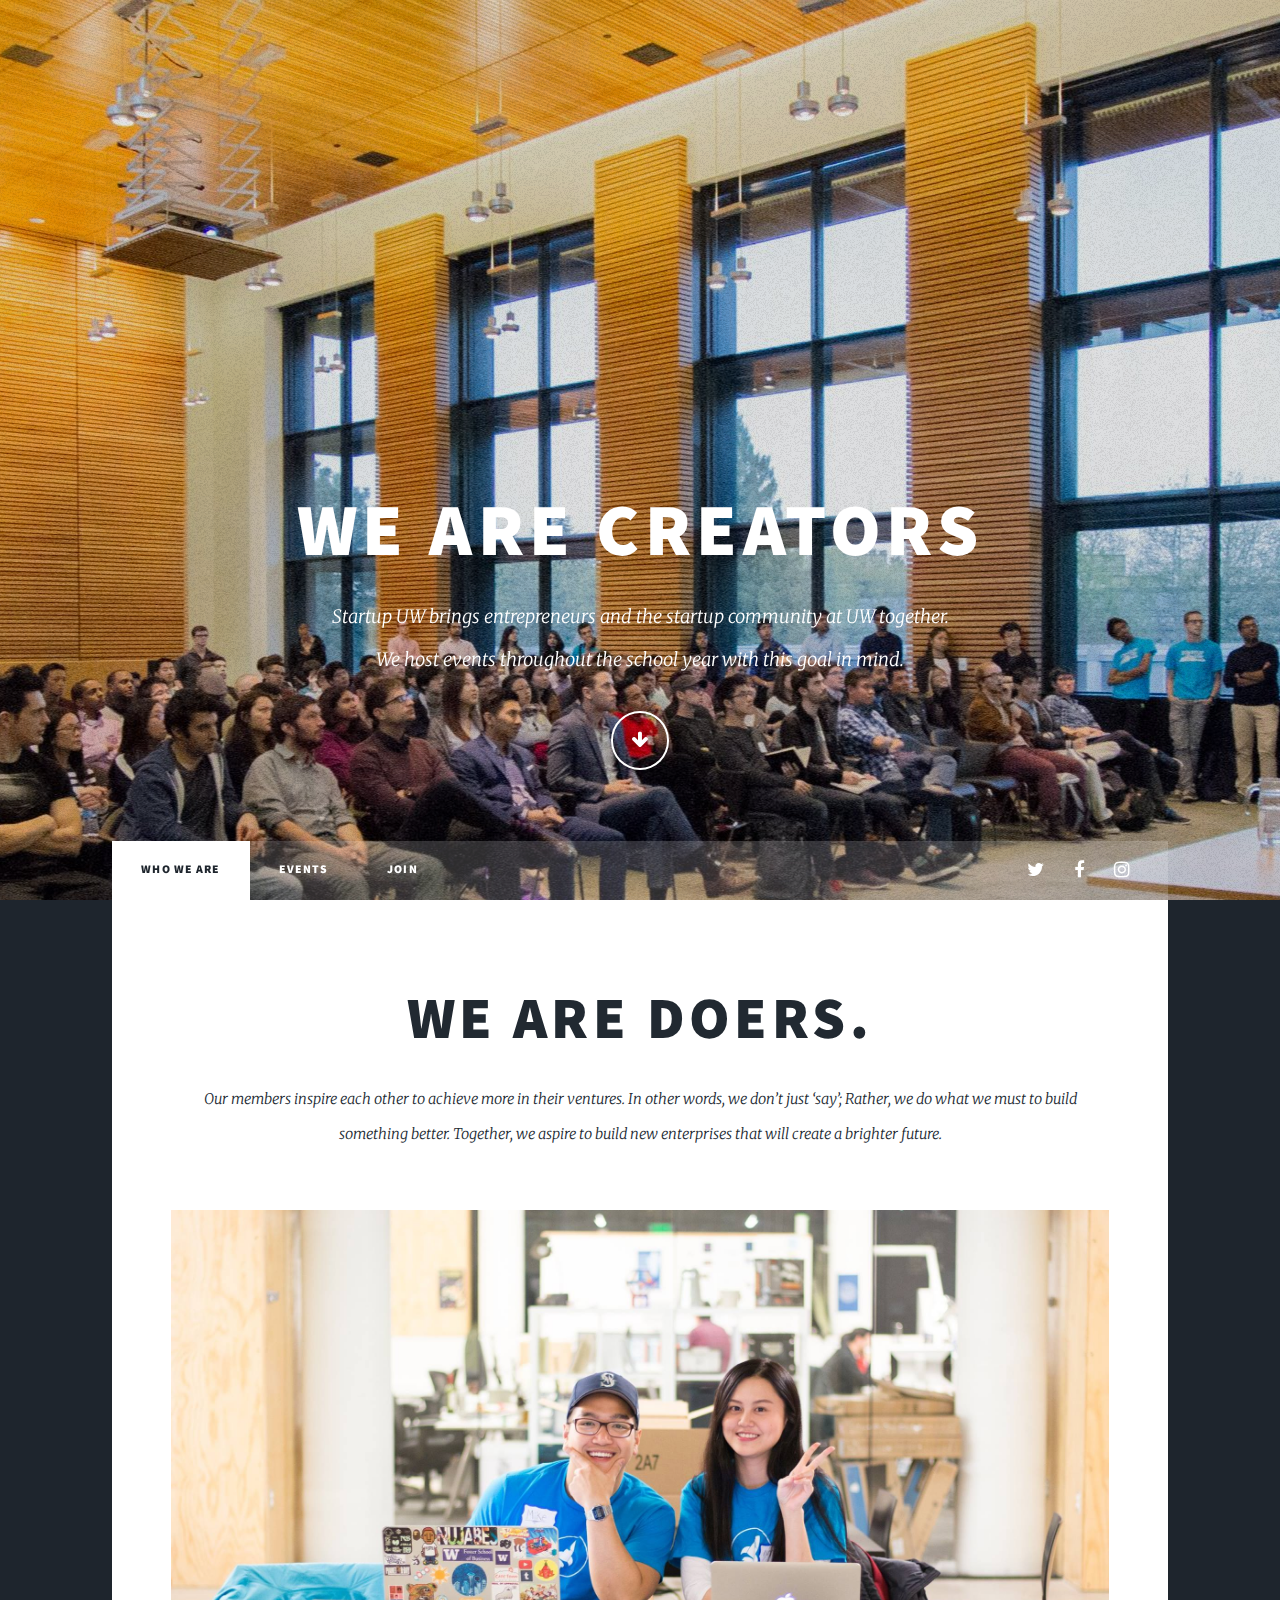
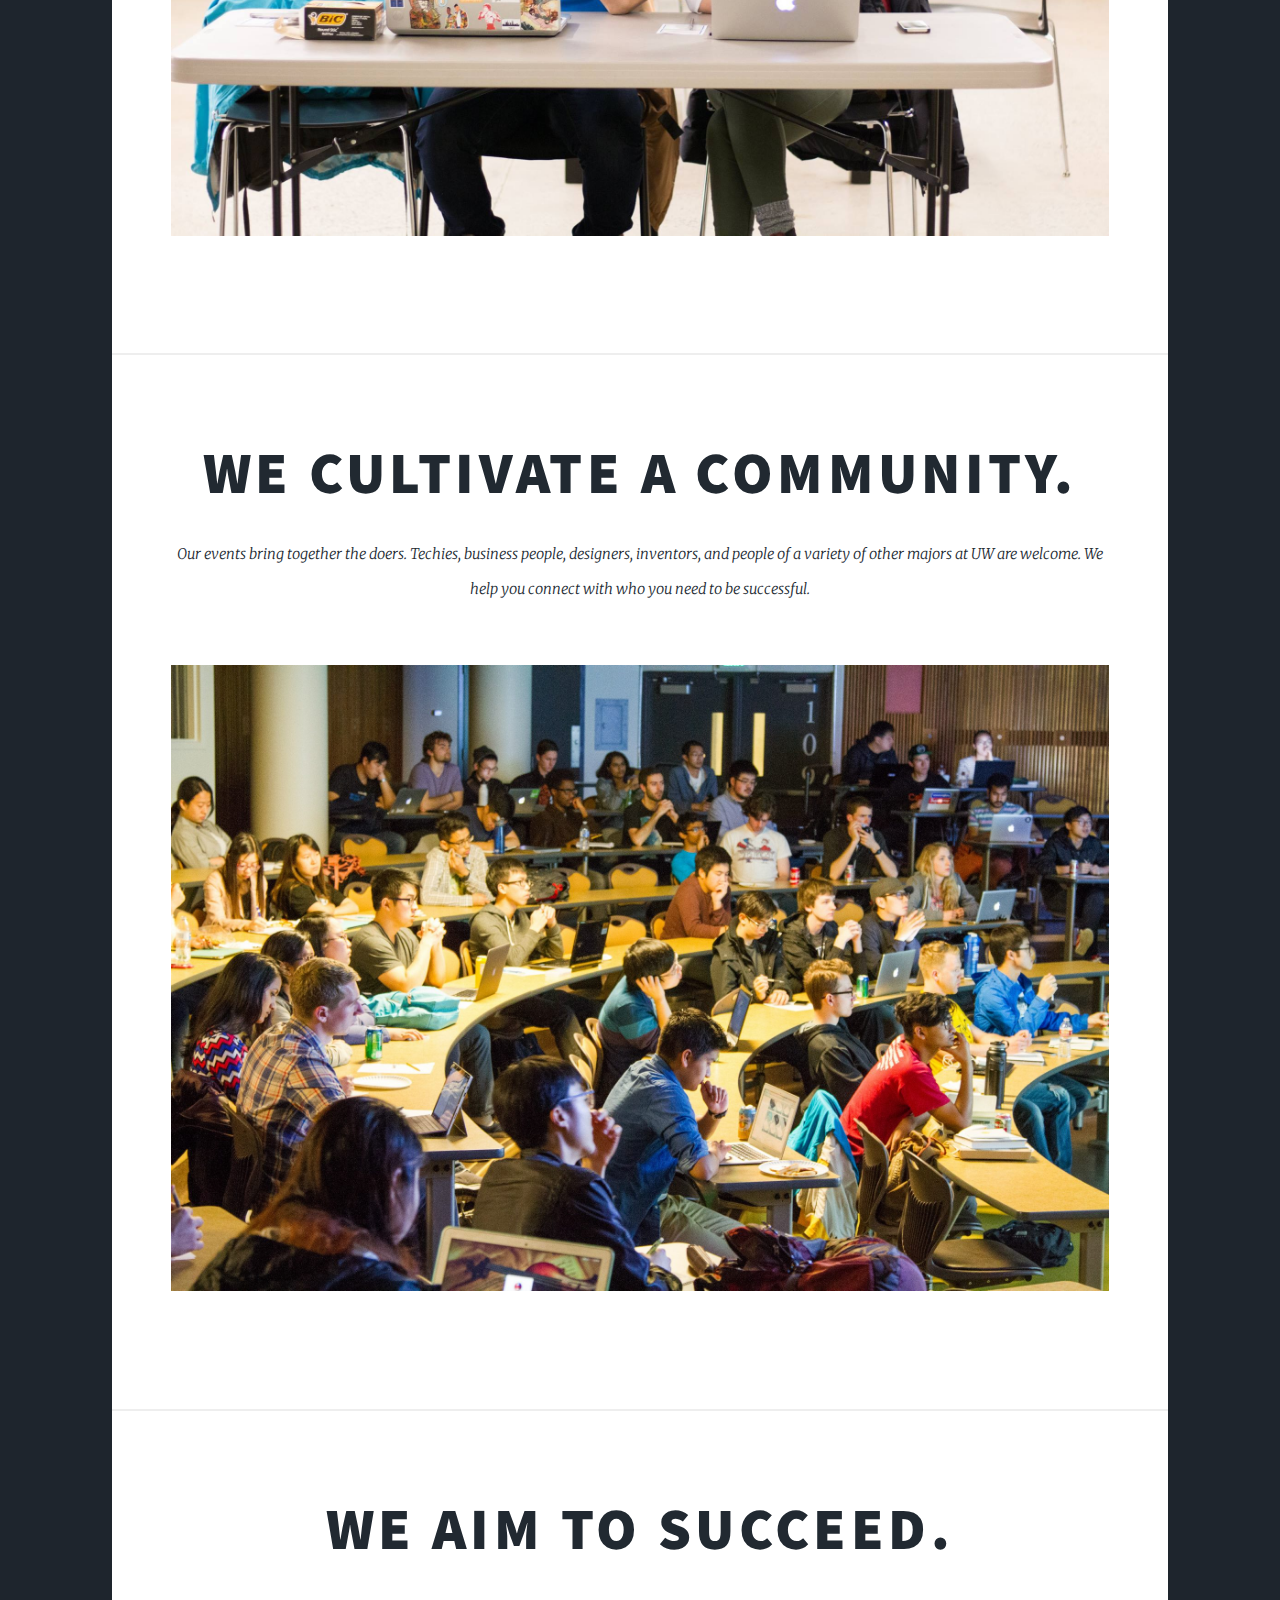
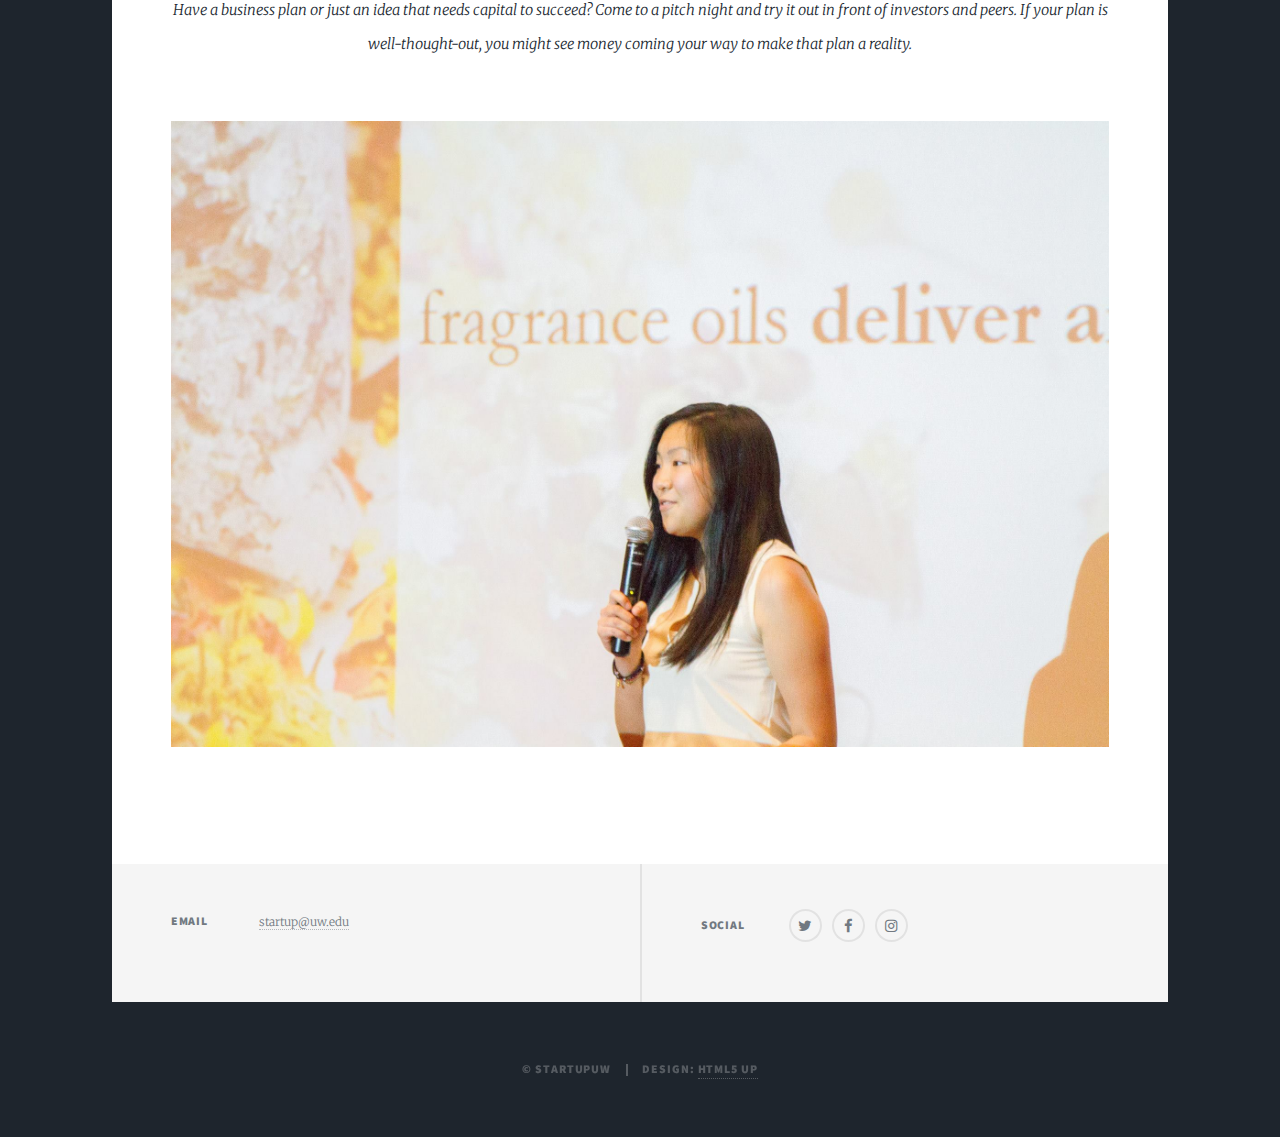
<file: index.html>
<!DOCTYPE HTML>
<!--
	Massively by HTML5 UP
	html5up.net | @ajlkn
	Free for personal and commercial use under the CCA 3.0 license (html5up.net/license)
-->
<html>
	<head>
		<title>Startup UW</title>
		<meta charset="utf-8" />
		<meta name="viewport" content="width=device-width, initial-scale=1, user-scalable=no" />
		<link rel="stylesheet" href="assets/css/main.css" />
		<noscript><link rel="stylesheet" href="assets/css/noscript.css" /></noscript>
	</head>
	<body class="is-loading">

		<!-- Wrapper -->
			<div id="wrapper" class="fade-in">

				<!-- Intro -->
					<div id="intro">
						<h1>We are creators</h1>
						<p>Startup UW brings entrepreneurs and the startup community at UW together. <br>We host events throughout the school year with this goal in mind.</p>
						<ul class="actions">
							<li><a href="#header" class="button icon solo fa-arrow-down scrolly">Continue</a></li>
						</ul>
					</div>

				<!-- Header -->
					<header id="header">
						<a href="index.html" class="logo"><img class="max_logo" src="images/white_logo.png" alt=""></a>
					</header>

				<!-- Nav -->
					<nav id="nav">
						<ul class="links">
							<li class="active"><a href="index.html">Who We Are</a></li>
							<li><a href="events.html">Events</a></li>
							<li><a href="join.html">Join</a></li>
						</ul>
						<ul class="icons">
							<li><a href="https://twitter.com/startupuw" class="icon fa-twitter"><span class="label">Twitter</span></a></li>
							<li><a href="https://www.facebook.com/StartupUW/" class="icon fa-facebook"><span class="label">Facebook</span></a></li>
							<li><a href="https://www.instagram.com/startupuw/" class="icon fa-instagram"><span class="label">Instagram</span></a></li>
						</ul>
					</nav>

				<!-- Main -->
					<div id="main">

						<!-- Featured Post -->
							<article class="post featured">
								<header class="major">
									<h2>WE ARE DOERS.</h2>
									<p>Our members inspire each other to achieve more in their ventures. In other words, we don’t just ‘say’; Rather, we do what we must to build something better. Together, we aspire to build new enterprises that will create a brighter future.</p>
								</header>
								<img class="image main" src="images/doer.jpg" alt="" />
							</article>
							<article class="post featured">
								<header class="major">
									<h2>WE CULTIVATE A COMMUNITY.</h2>
									<p>Our events bring together the doers. Techies, business people, designers, inventors, and people of a variety of other majors at UW are welcome. We help you connect with who you need to be successful.</p>
								</header>
								<img class="image main" src="images/community.jpg" alt="" />
							</article>
							<article class="post featured">
								<header class="major">
									<h2>WE AIM TO SUCCEED.</h2>
									<p>Have a business plan or just an idea that needs capital to succeed? Come to a pitch night and try it out in front of investors and peers. If your plan is well-thought-out, you might see money coming your way to make that plan a reality.</p>
								</header>
								<img class="image main" src="images/joyce.jpg" alt="" />
							</article>

					</div>

				<!-- Footer -->
					<footer id="footer">
						<section class="split contact">
								
								<section>
									<h3>Email</h3>
									<p><a href="mailto:startup@uw.edu">startup@uw.edu</a></p>
								</section>
								
							</section>
						<section class="split contact">
							
							<section>
								<h3>Social</h3>
								<ul class="icons alt">
									<li><a href="https://twitter.com/startupuw" class="icon alt fa-twitter"><span class="label">Twitter</span></a></li>
									<li><a href="https://www.facebook.com/StartupUW/" class="icon alt fa-facebook"><span class="label">Facebook</span></a></li>
									<li><a href="https://www.instagram.com/startupuw/" class="icon alt fa-instagram"><span class="label">Instagram</span></a></li>
								</ul>
							</section>
						</section>
					</footer>

				<!-- Copyright -->
					<div id="copyright">
						<ul><li>&copy; StartupUW</li><li>Design: <a href="https://html5up.net">HTML5 UP</a></li></ul>
					</div>

			</div>

		<!-- Scripts -->
			<script src="assets/js/jquery.min.js"></script>
			<script src="assets/js/jquery.scrollex.min.js"></script>
			<script src="assets/js/jquery.scrolly.min.js"></script>
			<script src="assets/js/skel.min.js"></script>
			<script src="assets/js/util.js"></script>
			<script src="assets/js/main.js"></script>

	</body>
</html>
</file>
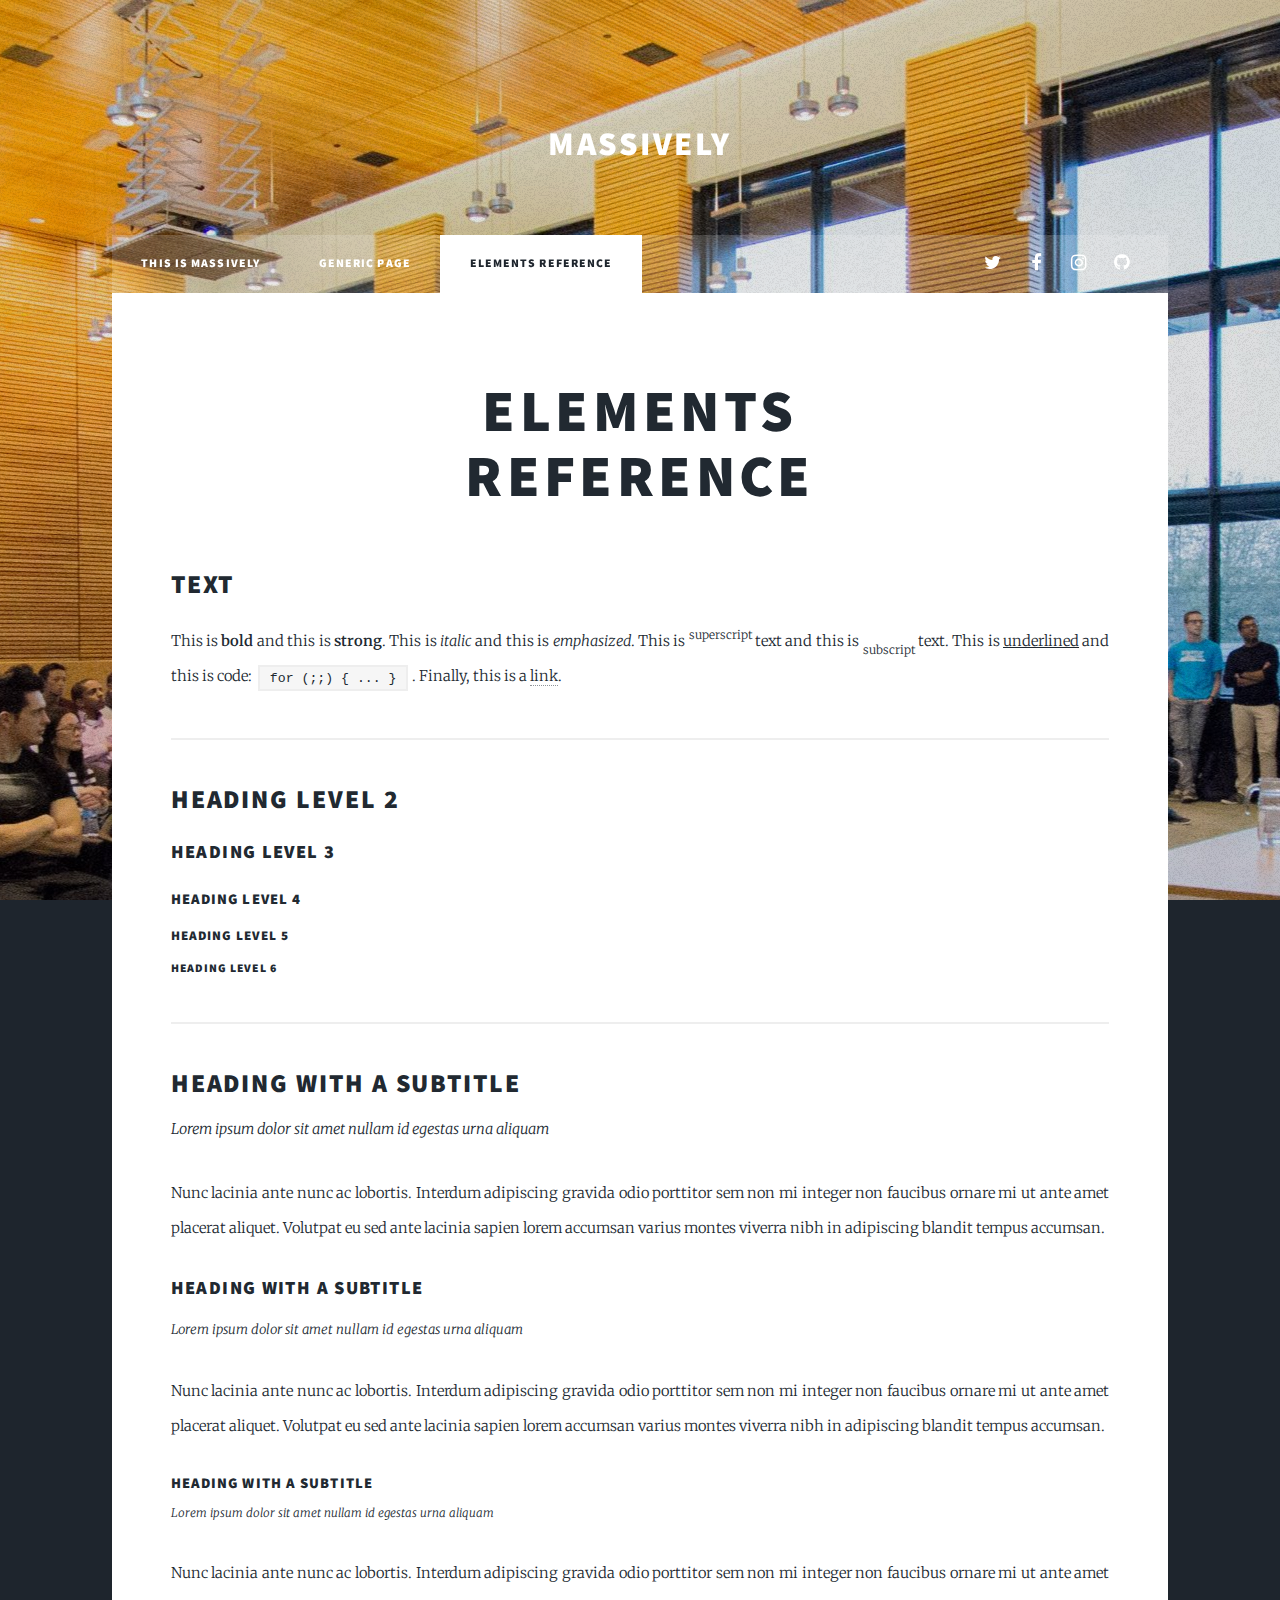
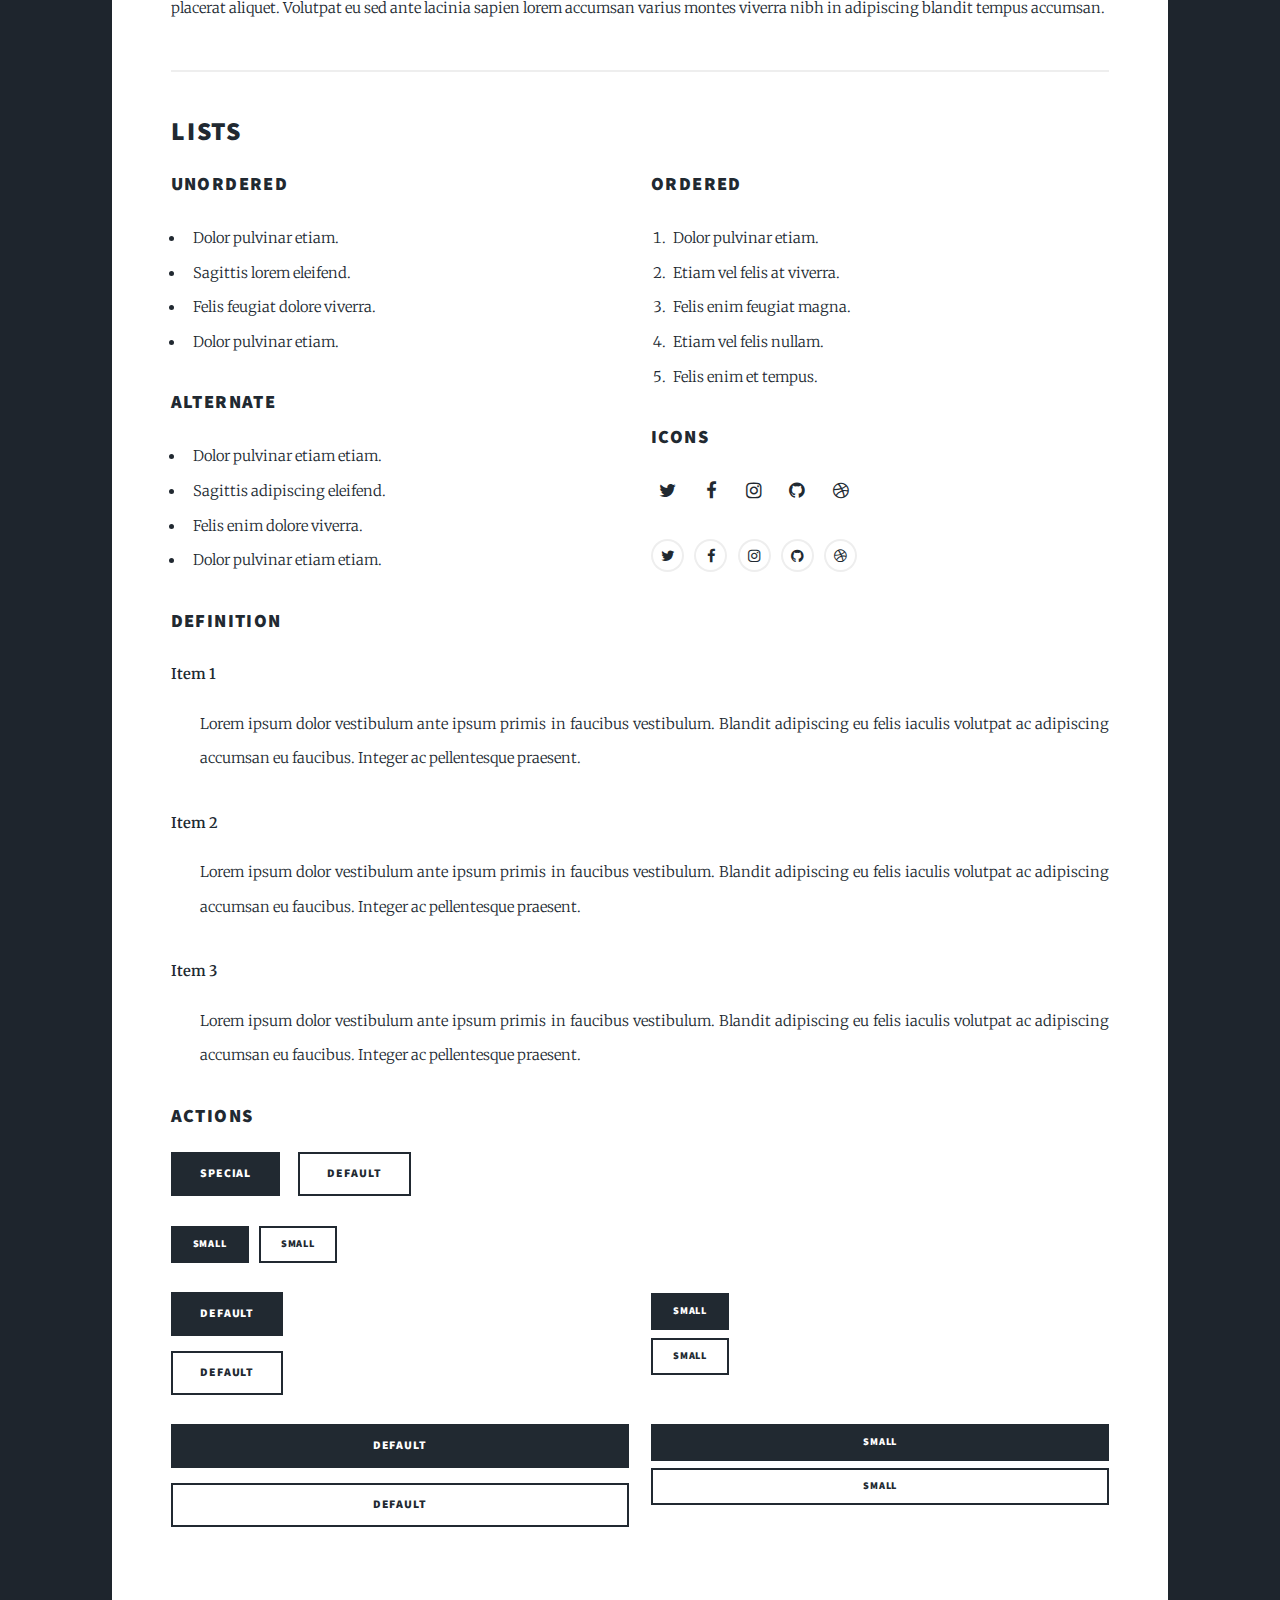
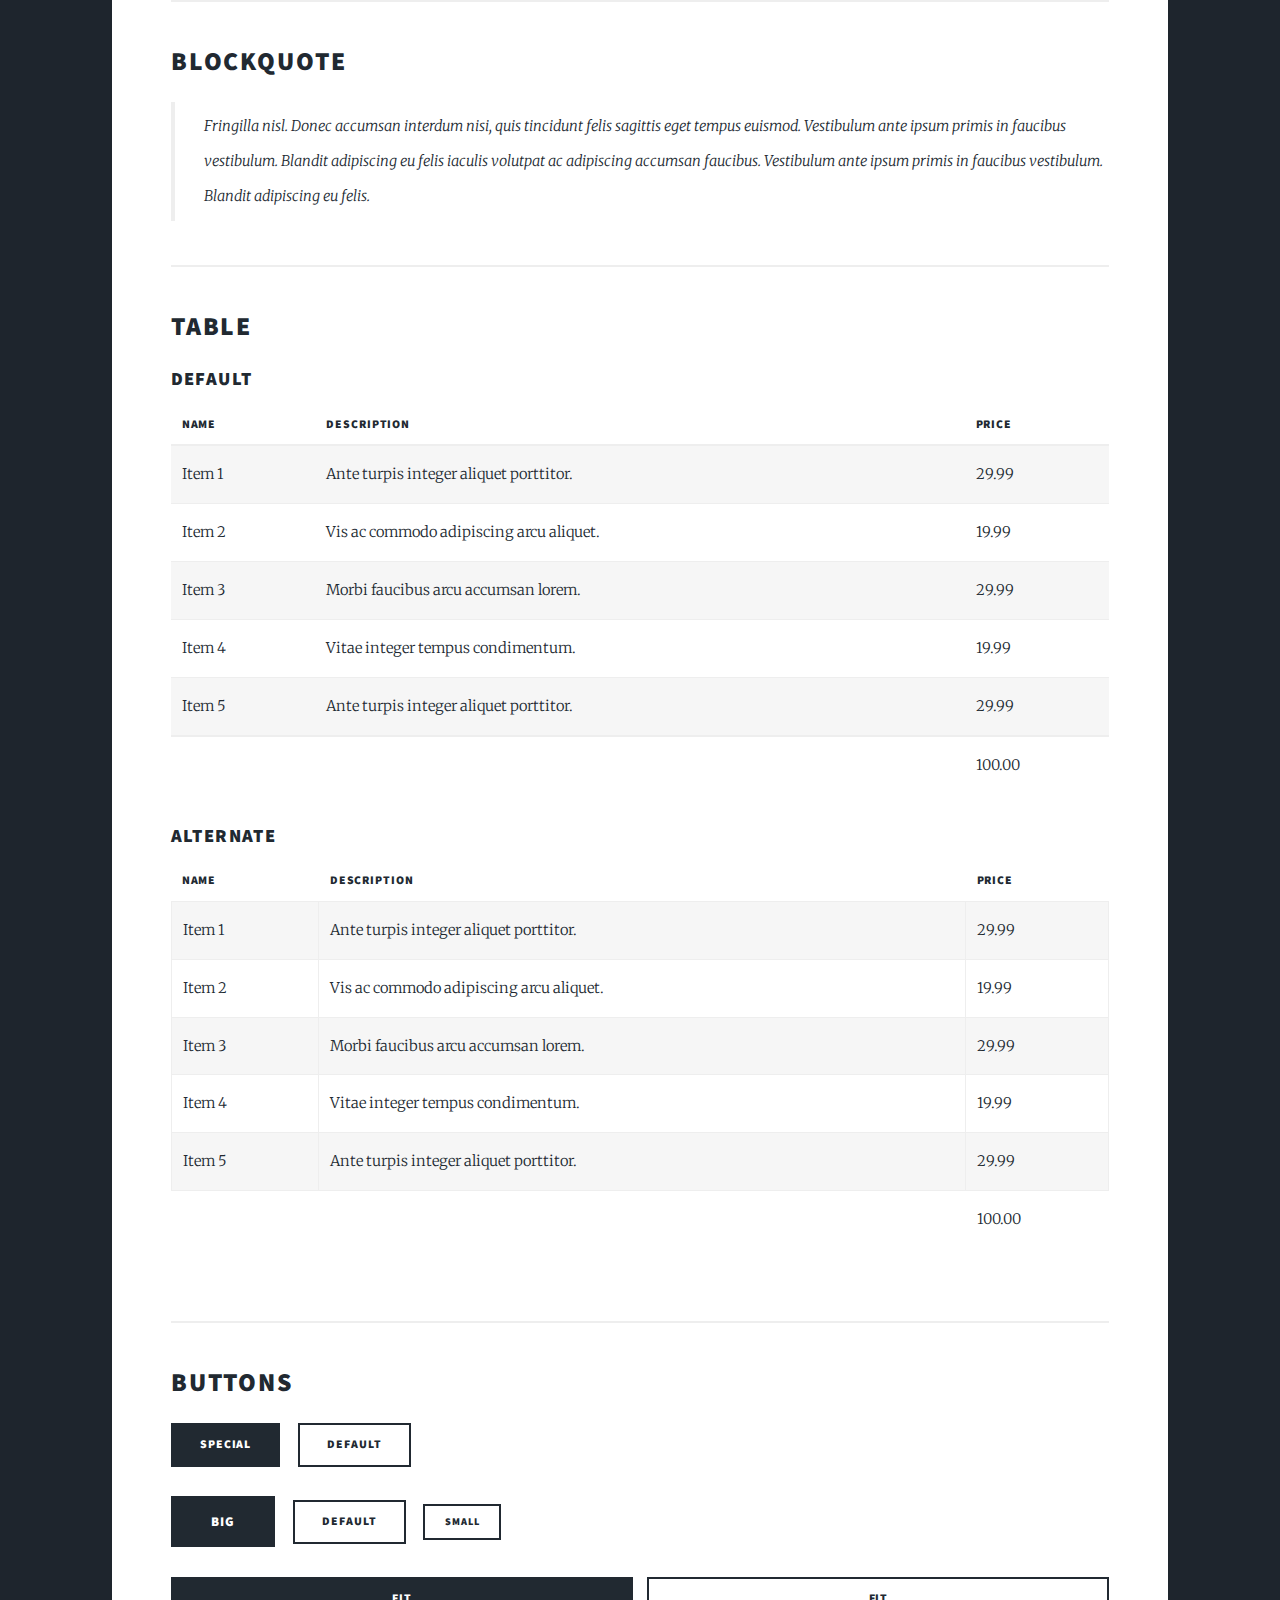
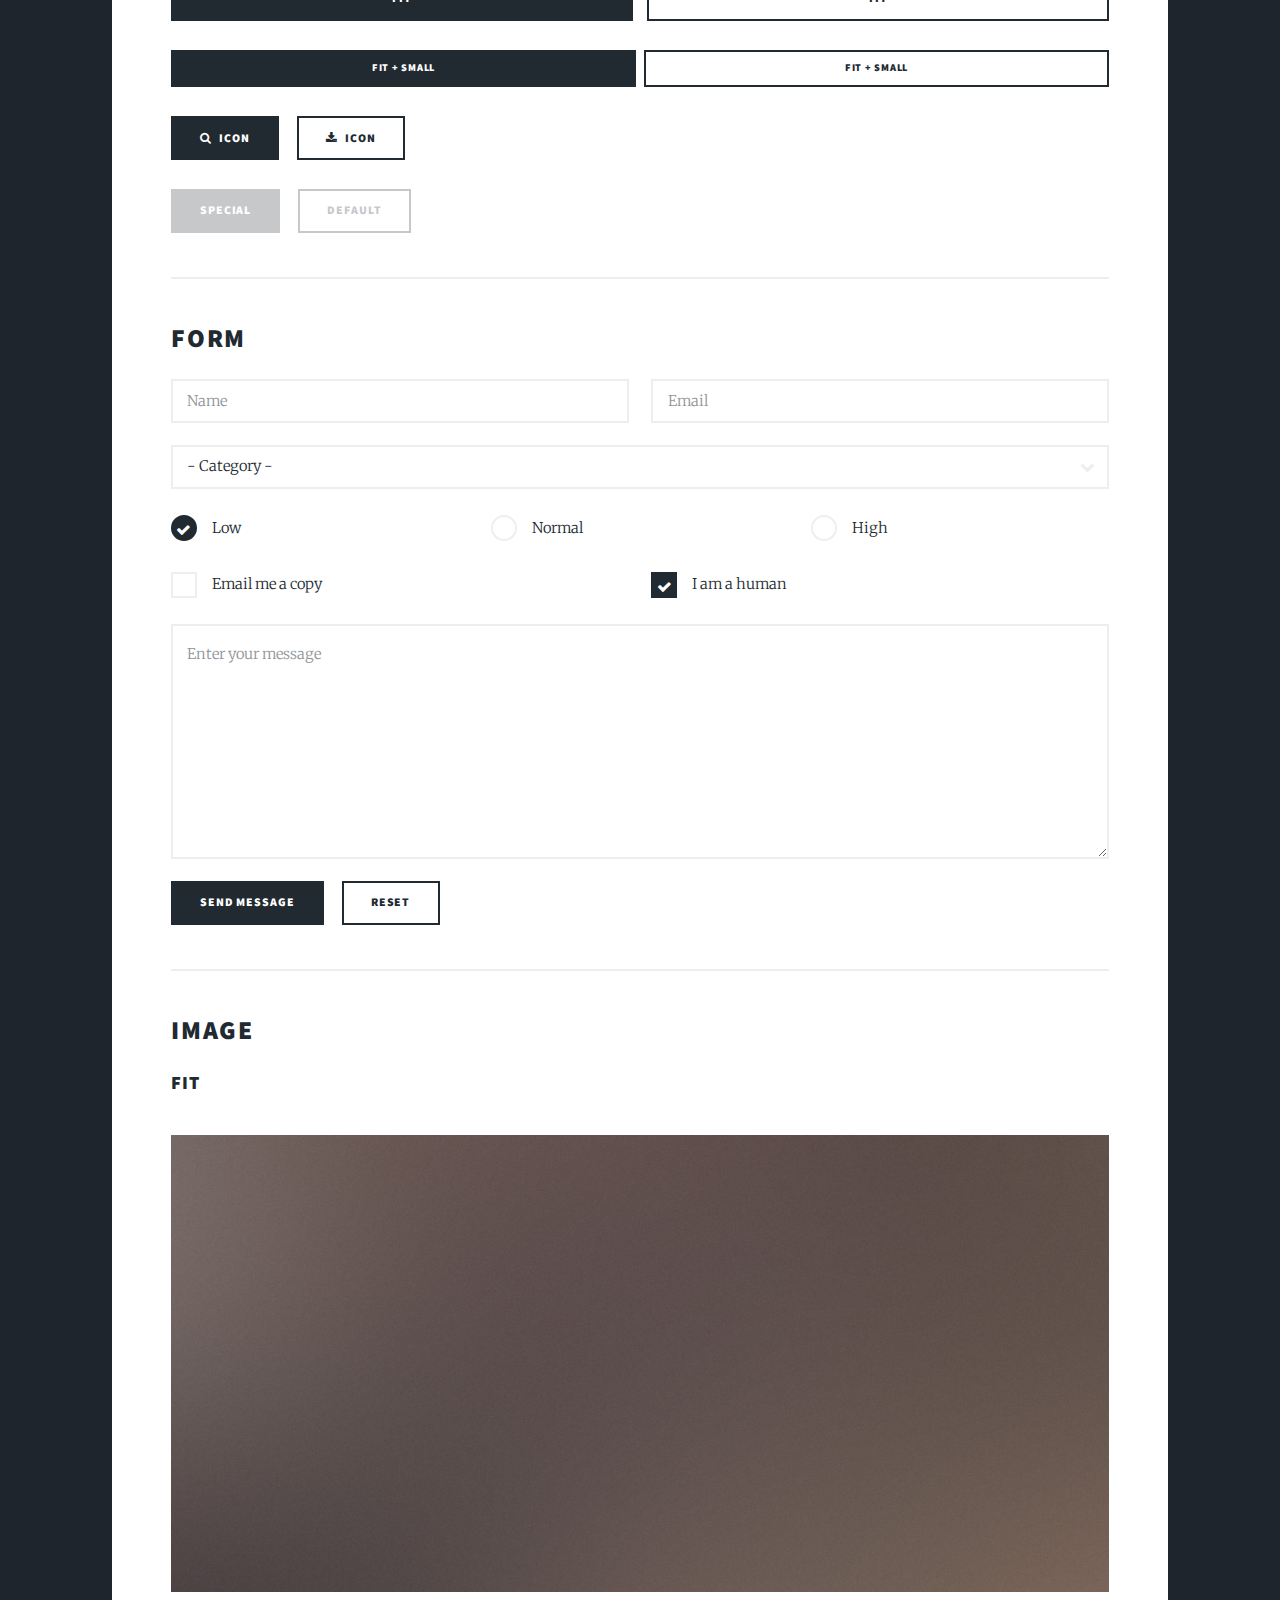
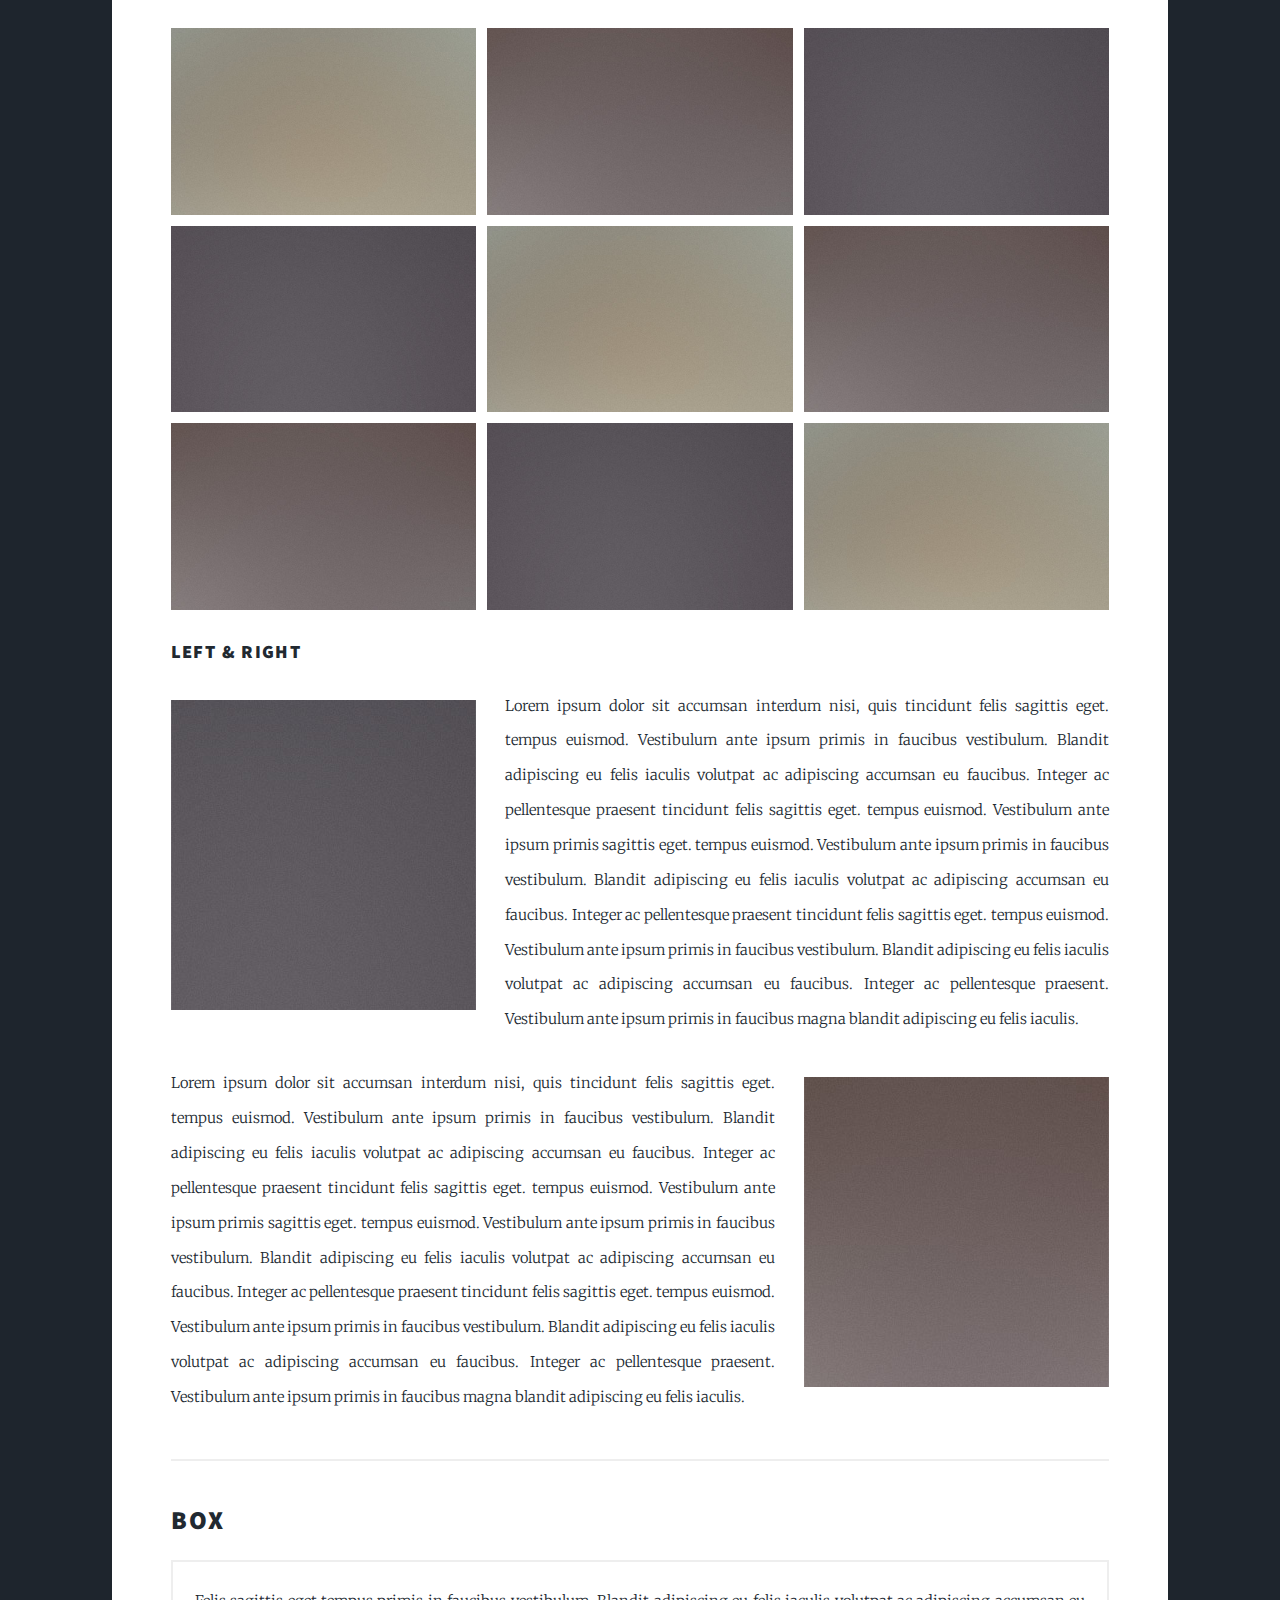
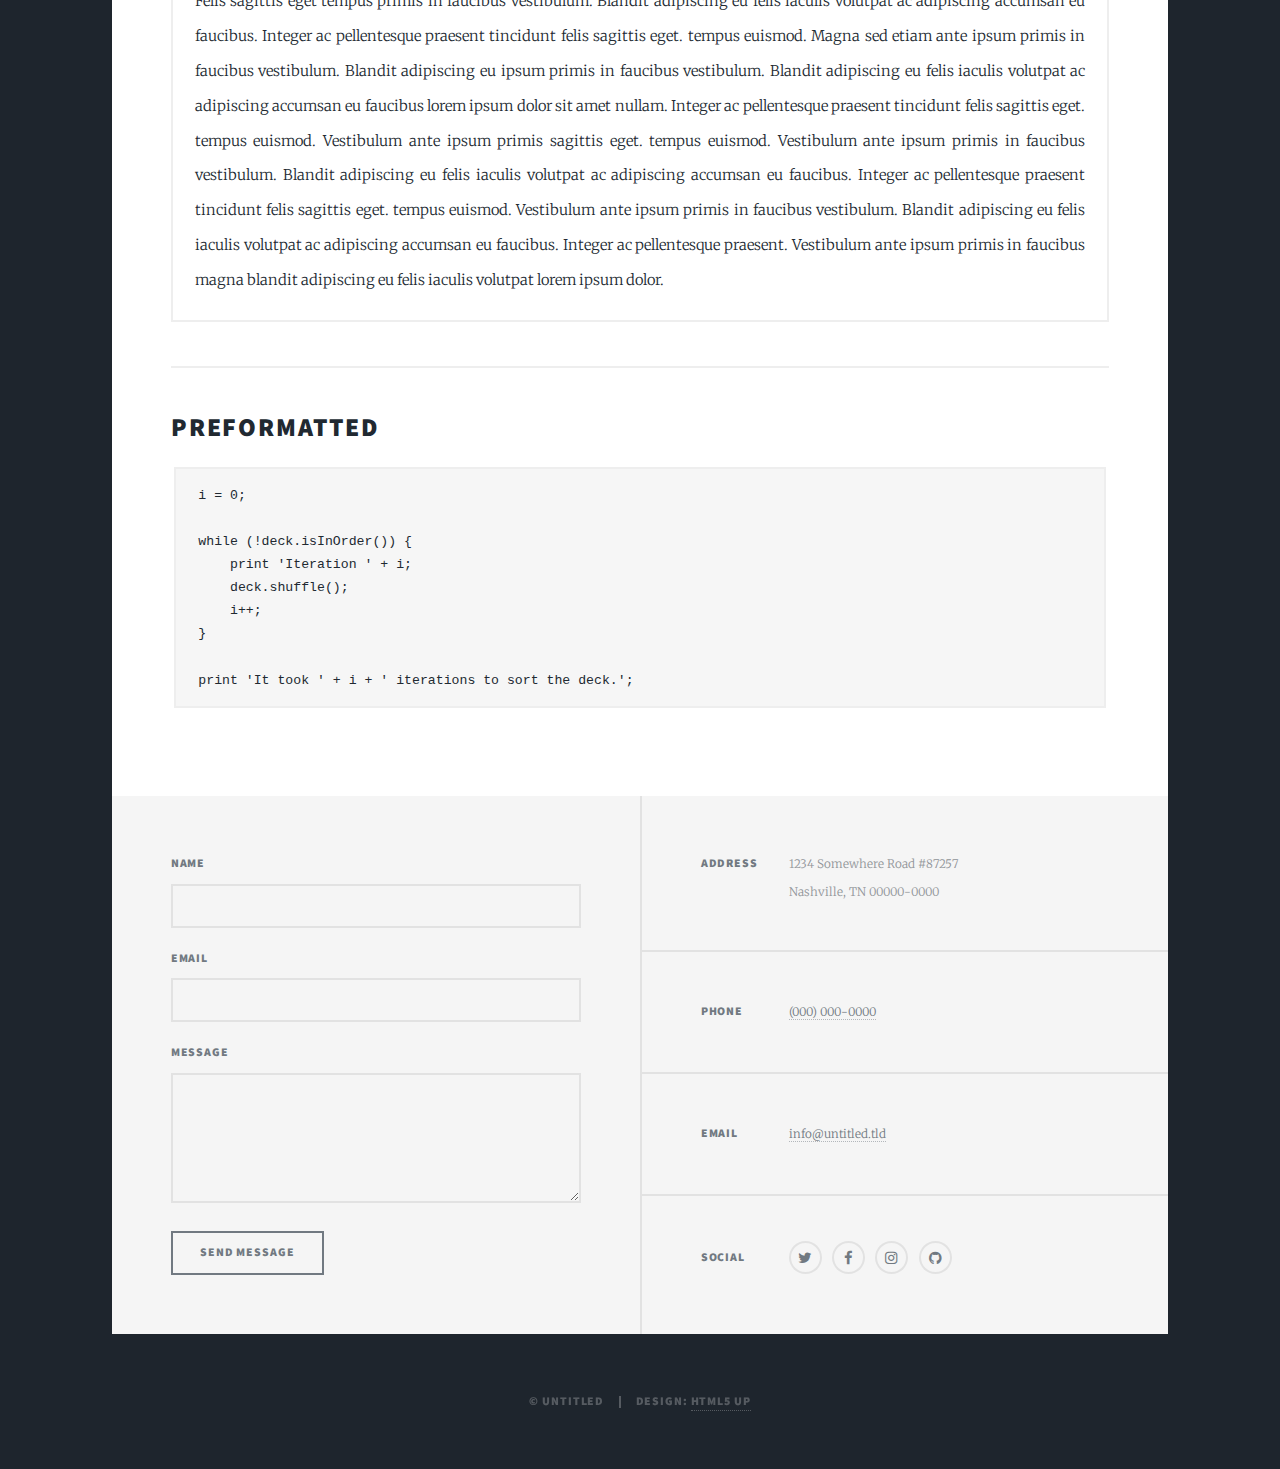
<file: elements.html>
<!DOCTYPE HTML>
<!--
	Massively by HTML5 UP
	html5up.net | @ajlkn
	Free for personal and commercial use under the CCA 3.0 license (html5up.net/license)
-->
<html>
	<head>
		<title>Elements Reference - Massively by HTML5 UP</title>
		<meta charset="utf-8" />
		<meta name="viewport" content="width=device-width, initial-scale=1, user-scalable=no" />
		<link rel="stylesheet" href="assets/css/main.css" />
		<noscript><link rel="stylesheet" href="assets/css/noscript.css" /></noscript>
	</head>
	<body class="is-loading">

		<!-- Wrapper -->
			<div id="wrapper">

				<!-- Header -->
					<header id="header">
						<a href="index.html" class="logo">Massively</a>
					</header>

				<!-- Nav -->
					<nav id="nav">
						<ul class="links">
							<li><a href="index.html">This is Massively</a></li>
							<li><a href="generic.html">Generic Page</a></li>
							<li class="active"><a href="elements.html">Elements Reference</a></li>
						</ul>
						<ul class="icons">
							<li><a href="#" class="icon fa-twitter"><span class="label">Twitter</span></a></li>
							<li><a href="#" class="icon fa-facebook"><span class="label">Facebook</span></a></li>
							<li><a href="#" class="icon fa-instagram"><span class="label">Instagram</span></a></li>
							<li><a href="#" class="icon fa-github"><span class="label">GitHub</span></a></li>
						</ul>
					</nav>

				<!-- Main -->
					<div id="main">

						<!-- Post -->
							<section class="post">
								<header class="major">
									<h1>Elements<br />
									Reference</h1>
								</header>

								<!-- Text stuff -->
									<h2>Text</h2>
									<p>This is <b>bold</b> and this is <strong>strong</strong>. This is <i>italic</i> and this is <em>emphasized</em>.
									This is <sup>superscript</sup> text and this is <sub>subscript</sub> text.
									This is <u>underlined</u> and this is code: <code>for (;;) { ... }</code>.
									Finally, this is a <a href="#">link</a>.</p>
									<hr />
									<h2>Heading Level 2</h2>
									<h3>Heading Level 3</h3>
									<h4>Heading Level 4</h4>
									<h5>Heading Level 5</h5>
									<h6>Heading Level 6</h6>
									<hr />
									<header>
										<h2>Heading with a Subtitle</h2>
										<p>Lorem ipsum dolor sit amet nullam id egestas urna aliquam</p>
									</header>
									<p>Nunc lacinia ante nunc ac lobortis. Interdum adipiscing gravida odio porttitor sem non mi integer non faucibus ornare mi ut ante amet placerat aliquet. Volutpat eu sed ante lacinia sapien lorem accumsan varius montes viverra nibh in adipiscing blandit tempus accumsan.</p>
									<header>
										<h3>Heading with a Subtitle</h3>
										<p>Lorem ipsum dolor sit amet nullam id egestas urna aliquam</p>
									</header>
									<p>Nunc lacinia ante nunc ac lobortis. Interdum adipiscing gravida odio porttitor sem non mi integer non faucibus ornare mi ut ante amet placerat aliquet. Volutpat eu sed ante lacinia sapien lorem accumsan varius montes viverra nibh in adipiscing blandit tempus accumsan.</p>
									<header>
										<h4>Heading with a Subtitle</h4>
										<p>Lorem ipsum dolor sit amet nullam id egestas urna aliquam</p>
									</header>
									<p>Nunc lacinia ante nunc ac lobortis. Interdum adipiscing gravida odio porttitor sem non mi integer non faucibus ornare mi ut ante amet placerat aliquet. Volutpat eu sed ante lacinia sapien lorem accumsan varius montes viverra nibh in adipiscing blandit tempus accumsan.</p>

									<hr />

								<!-- Lists -->
									<h2>Lists</h2>
									<div class="row">
										<div class="6u 12u$(small)">

											<h3>Unordered</h3>
											<ul>
												<li>Dolor pulvinar etiam.</li>
												<li>Sagittis lorem eleifend.</li>
												<li>Felis feugiat dolore viverra.</li>
												<li>Dolor pulvinar etiam.</li>
											</ul>

											<h3>Alternate</h3>
											<ul class="alt">
												<li>Dolor pulvinar etiam etiam.</li>
												<li>Sagittis adipiscing eleifend.</li>
												<li>Felis enim dolore viverra.</li>
												<li>Dolor pulvinar etiam etiam.</li>
											</ul>

										</div>
										<div class="6u$ 12u$(small)">

											<h3>Ordered</h3>
											<ol>
												<li>Dolor pulvinar etiam.</li>
												<li>Etiam vel felis at viverra.</li>
												<li>Felis enim feugiat magna.</li>
												<li>Etiam vel felis nullam.</li>
												<li>Felis enim et tempus.</li>
											</ol>

											<h3>Icons</h3>
											<ul class="icons">
												<li><a href="#" class="icon fa-twitter"><span class="label">Twitter</span></a></li>
												<li><a href="#" class="icon fa-facebook"><span class="label">Facebook</span></a></li>
												<li><a href="#" class="icon fa-instagram"><span class="label">Instagram</span></a></li>
												<li><a href="#" class="icon fa-github"><span class="label">Github</span></a></li>
												<li><a href="#" class="icon fa-dribbble"><span class="label">Dribbble</span></a></li>
											</ul>
											<ul class="icons alt">
												<li><a href="#" class="icon alt fa-twitter"><span class="label">Twitter</span></a></li>
												<li><a href="#" class="icon alt fa-facebook"><span class="label">Facebook</span></a></li>
												<li><a href="#" class="icon alt fa-instagram"><span class="label">Instagram</span></a></li>
												<li><a href="#" class="icon alt fa-github"><span class="label">Github</span></a></li>
												<li><a href="#" class="icon alt fa-dribbble"><span class="label">Dribbble</span></a></li>
											</ul>

										</div>
									</div>
									<h3>Definition</h3>
									<dl>
										<dt>Item 1</dt>
										<dd>
											<p>Lorem ipsum dolor vestibulum ante ipsum primis in faucibus vestibulum. Blandit adipiscing eu felis iaculis volutpat ac adipiscing accumsan eu faucibus. Integer ac pellentesque praesent.</p>
										</dd>
										<dt>Item 2</dt>
										<dd>
											<p>Lorem ipsum dolor vestibulum ante ipsum primis in faucibus vestibulum. Blandit adipiscing eu felis iaculis volutpat ac adipiscing accumsan eu faucibus. Integer ac pellentesque praesent.</p>
										</dd>
										<dt>Item 3</dt>
										<dd>
											<p>Lorem ipsum dolor vestibulum ante ipsum primis in faucibus vestibulum. Blandit adipiscing eu felis iaculis volutpat ac adipiscing accumsan eu faucibus. Integer ac pellentesque praesent.</p>
										</dd>
									</dl>

									<h3>Actions</h3>
									<ul class="actions">
										<li><a href="#" class="button special">Special</a></li>
										<li><a href="#" class="button">Default</a></li>
									</ul>
									<ul class="actions small">
										<li><a href="#" class="button special small">Small</a></li>
										<li><a href="#" class="button small">Small</a></li>
									</ul>
									<div class="row">
										<div class="6u 12u$(small)">
											<ul class="actions vertical">
												<li><a href="#" class="button special">Default</a></li>
												<li><a href="#" class="button">Default</a></li>
											</ul>
										</div>
										<div class="6u 12u$(small)">
											<ul class="actions vertical small">
												<li><a href="#" class="button special small">Small</a></li>
												<li><a href="#" class="button small">Small</a></li>
											</ul>
										</div>
									</div>
									<div class="row">
										<div class="6u 12u$(small)">
											<ul class="actions vertical">
												<li><a href="#" class="button special fit">Default</a></li>
												<li><a href="#" class="button fit">Default</a></li>
											</ul>
										</div>
										<div class="6u$ 12u$(small)">
											<ul class="actions vertical small">
												<li><a href="#" class="button special small fit">Small</a></li>
												<li><a href="#" class="button small fit">Small</a></li>
											</ul>
										</div>
									</div>

									<hr />

								<!-- Blockquote -->
									<h2>Blockquote</h2>
									<blockquote>Fringilla nisl. Donec accumsan interdum nisi, quis tincidunt felis sagittis eget tempus euismod. Vestibulum ante ipsum primis in faucibus vestibulum. Blandit adipiscing eu felis iaculis volutpat ac adipiscing accumsan faucibus. Vestibulum ante ipsum primis in faucibus vestibulum. Blandit adipiscing eu felis.</blockquote>

									<hr />

								<!-- Table -->
									<h2>Table</h2>

									<h3>Default</h3>
									<div class="table-wrapper">
										<table>
											<thead>
												<tr>
													<th>Name</th>
													<th>Description</th>
													<th>Price</th>
												</tr>
											</thead>
											<tbody>
												<tr>
													<td>Item 1</td>
													<td>Ante turpis integer aliquet porttitor.</td>
													<td>29.99</td>
												</tr>
												<tr>
													<td>Item 2</td>
													<td>Vis ac commodo adipiscing arcu aliquet.</td>
													<td>19.99</td>
												</tr>
												<tr>
													<td>Item 3</td>
													<td> Morbi faucibus arcu accumsan lorem.</td>
													<td>29.99</td>
												</tr>
												<tr>
													<td>Item 4</td>
													<td>Vitae integer tempus condimentum.</td>
													<td>19.99</td>
												</tr>
												<tr>
													<td>Item 5</td>
													<td>Ante turpis integer aliquet porttitor.</td>
													<td>29.99</td>
												</tr>
											</tbody>
											<tfoot>
												<tr>
													<td colspan="2"></td>
													<td>100.00</td>
												</tr>
											</tfoot>
										</table>
									</div>

									<h3>Alternate</h3>
									<div class="table-wrapper">
										<table class="alt">
											<thead>
												<tr>
													<th>Name</th>
													<th>Description</th>
													<th>Price</th>
												</tr>
											</thead>
											<tbody>
												<tr>
													<td>Item 1</td>
													<td>Ante turpis integer aliquet porttitor.</td>
													<td>29.99</td>
												</tr>
												<tr>
													<td>Item 2</td>
													<td>Vis ac commodo adipiscing arcu aliquet.</td>
													<td>19.99</td>
												</tr>
												<tr>
													<td>Item 3</td>
													<td> Morbi faucibus arcu accumsan lorem.</td>
													<td>29.99</td>
												</tr>
												<tr>
													<td>Item 4</td>
													<td>Vitae integer tempus condimentum.</td>
													<td>19.99</td>
												</tr>
												<tr>
													<td>Item 5</td>
													<td>Ante turpis integer aliquet porttitor.</td>
													<td>29.99</td>
												</tr>
											</tbody>
											<tfoot>
												<tr>
													<td colspan="2"></td>
													<td>100.00</td>
												</tr>
											</tfoot>
										</table>
									</div>

									<hr />

								<!-- Buttons -->
									<h2>Buttons</h2>
									<ul class="actions">
										<li><a href="#" class="button special">Special</a></li>
										<li><a href="#" class="button">Default</a></li>
									</ul>
									<ul class="actions">
										<li><a href="#" class="button special big">Big</a></li>
										<li><a href="#" class="button">Default</a></li>
										<li><a href="#" class="button small">Small</a></li>
									</ul>
									<ul class="actions fit">
										<li><a href="#" class="button special fit">Fit</a></li>
										<li><a href="#" class="button fit">Fit</a></li>
									</ul>
									<ul class="actions fit small">
										<li><a href="#" class="button special fit small">Fit + Small</a></li>
										<li><a href="#" class="button fit small">Fit + Small</a></li>
									</ul>
									<ul class="actions">
										<li><a href="#" class="button special icon fa-search">Icon</a></li>
										<li><a href="#" class="button icon fa-download">Icon</a></li>
									</ul>
									<ul class="actions">
										<li><span class="button special disabled">Special</span></li>
										<li><span class="button disabled">Default</span></li>
									</ul>

									<hr />

								<!-- Form -->
									<h2>Form</h2>

									<form method="post" action="#" class="alt">
										<div class="row uniform">
											<div class="6u 12u$(xsmall)">
												<input type="text" name="demo-name" id="demo-name" value="" placeholder="Name" />
											</div>
											<div class="6u$ 12u$(xsmall)">
												<input type="email" name="demo-email" id="demo-email" value="" placeholder="Email" />
											</div>
											<!-- Break -->
											<div class="12u$">
												<div class="select-wrapper">
													<select name="demo-category" id="demo-category">
														<option value="">- Category -</option>
														<option value="1">Manufacturing</option>
														<option value="1">Shipping</option>
														<option value="1">Administration</option>
														<option value="1">Human Resources</option>
													</select>
												</div>
											</div>
											<!-- Break -->
											<div class="4u 12u$(small)">
												<input type="radio" id="demo-priority-low" name="demo-priority" checked>
												<label for="demo-priority-low">Low</label>
											</div>
											<div class="4u 12u$(small)">
												<input type="radio" id="demo-priority-normal" name="demo-priority">
												<label for="demo-priority-normal">Normal</label>
											</div>
											<div class="4u$ 12u$(small)">
												<input type="radio" id="demo-priority-high" name="demo-priority">
												<label for="demo-priority-high">High</label>
											</div>
											<!-- Break -->
											<div class="6u 12u$(small)">
												<input type="checkbox" id="demo-copy" name="demo-copy">
												<label for="demo-copy">Email me a copy</label>
											</div>
											<div class="6u$ 12u$(small)">
												<input type="checkbox" id="demo-human" name="demo-human" checked>
												<label for="demo-human">I am a human</label>
											</div>
											<!-- Break -->
											<div class="12u$">
												<textarea name="demo-message" id="demo-message" placeholder="Enter your message" rows="6"></textarea>
											</div>
											<!-- Break -->
											<div class="12u$">
												<ul class="actions">
													<li><input type="submit" value="Send Message" class="special" /></li>
													<li><input type="reset" value="Reset" /></li>
												</ul>
											</div>
										</div>
									</form>

									<hr />

								<!-- Image -->
									<h2>Image</h2>

									<h3>Fit</h3>
									<span class="image fit"><img src="images/pic01.jpg" alt="" /></span>
									<div class="box alt">
										<div class="row 50% uniform">
											<div class="4u"><span class="image fit"><img src="images/pic02.jpg" alt="" /></span></div>
											<div class="4u"><span class="image fit"><img src="images/pic03.jpg" alt="" /></span></div>
											<div class="4u$"><span class="image fit"><img src="images/pic04.jpg" alt="" /></span></div>
											<!-- Break -->
											<div class="4u"><span class="image fit"><img src="images/pic04.jpg" alt="" /></span></div>
											<div class="4u"><span class="image fit"><img src="images/pic02.jpg" alt="" /></span></div>
											<div class="4u$"><span class="image fit"><img src="images/pic03.jpg" alt="" /></span></div>
											<!-- Break -->
											<div class="4u"><span class="image fit"><img src="images/pic03.jpg" alt="" /></span></div>
											<div class="4u"><span class="image fit"><img src="images/pic04.jpg" alt="" /></span></div>
											<div class="4u$"><span class="image fit"><img src="images/pic02.jpg" alt="" /></span></div>
										</div>
									</div>

									<h3>Left &amp; Right</h3>
									<p><span class="image left"><img src="images/pic08.jpg" alt="" /></span>Lorem ipsum dolor sit accumsan interdum nisi, quis tincidunt felis sagittis eget. tempus euismod. Vestibulum ante ipsum primis in faucibus vestibulum. Blandit adipiscing eu felis iaculis volutpat ac adipiscing accumsan eu faucibus. Integer ac pellentesque praesent tincidunt felis sagittis eget. tempus euismod. Vestibulum ante ipsum primis sagittis eget. tempus euismod. Vestibulum ante ipsum primis in faucibus vestibulum. Blandit adipiscing eu felis iaculis volutpat ac adipiscing accumsan eu faucibus. Integer ac pellentesque praesent tincidunt felis sagittis eget. tempus euismod. Vestibulum ante ipsum primis in faucibus vestibulum. Blandit adipiscing eu felis iaculis volutpat ac adipiscing accumsan eu faucibus. Integer ac pellentesque praesent. Vestibulum ante ipsum primis in faucibus magna blandit adipiscing eu felis iaculis.</p>
									<p><span class="image right"><img src="images/pic09.jpg" alt="" /></span>Lorem ipsum dolor sit accumsan interdum nisi, quis tincidunt felis sagittis eget. tempus euismod. Vestibulum ante ipsum primis in faucibus vestibulum. Blandit adipiscing eu felis iaculis volutpat ac adipiscing accumsan eu faucibus. Integer ac pellentesque praesent tincidunt felis sagittis eget. tempus euismod. Vestibulum ante ipsum primis sagittis eget. tempus euismod. Vestibulum ante ipsum primis in faucibus vestibulum. Blandit adipiscing eu felis iaculis volutpat ac adipiscing accumsan eu faucibus. Integer ac pellentesque praesent tincidunt felis sagittis eget. tempus euismod. Vestibulum ante ipsum primis in faucibus vestibulum. Blandit adipiscing eu felis iaculis volutpat ac adipiscing accumsan eu faucibus. Integer ac pellentesque praesent. Vestibulum ante ipsum primis in faucibus magna blandit adipiscing eu felis iaculis.</p>

									<hr />

								<!-- Box -->
									<h2>Box</h2>
									<div class="box">
										<p>Felis sagittis eget tempus primis in faucibus vestibulum. Blandit adipiscing eu felis iaculis volutpat ac adipiscing accumsan eu faucibus. Integer ac pellentesque praesent tincidunt felis sagittis eget. tempus euismod. Magna sed etiam ante ipsum primis in faucibus vestibulum. Blandit adipiscing eu ipsum primis in faucibus vestibulum. Blandit adipiscing eu felis iaculis volutpat ac adipiscing accumsan eu faucibus lorem ipsum dolor sit amet nullam. Integer ac pellentesque praesent tincidunt felis sagittis eget. tempus euismod. Vestibulum ante ipsum primis sagittis eget. tempus euismod. Vestibulum ante ipsum primis in faucibus vestibulum. Blandit adipiscing eu felis iaculis volutpat ac adipiscing accumsan eu faucibus. Integer ac pellentesque praesent tincidunt felis sagittis eget. tempus euismod. Vestibulum ante ipsum primis in faucibus vestibulum. Blandit adipiscing eu felis iaculis volutpat ac adipiscing accumsan eu faucibus. Integer ac pellentesque praesent. Vestibulum ante ipsum primis in faucibus magna blandit adipiscing eu felis iaculis volutpat lorem ipsum dolor.</p>
									</div>

									<hr />

								<!-- Preformatted Code -->
									<h2>Preformatted</h2>
									<pre><code>i = 0;

while (!deck.isInOrder()) {
    print 'Iteration ' + i;
    deck.shuffle();
    i++;
}

print 'It took ' + i + ' iterations to sort the deck.';
</code></pre>

							</section>

					</div>

				<!-- Footer -->
					<footer id="footer">
						<section>
							<form method="post" action="#">
								<div class="field">
									<label for="name">Name</label>
									<input type="text" name="name" id="name" />
								</div>
								<div class="field">
									<label for="email">Email</label>
									<input type="text" name="email" id="email" />
								</div>
								<div class="field">
									<label for="message">Message</label>
									<textarea name="message" id="message" rows="3"></textarea>
								</div>
								<ul class="actions">
									<li><input type="submit" value="Send Message" /></li>
								</ul>
							</form>
						</section>
						<section class="split contact">
							<section class="alt">
								<h3>Address</h3>
								<p>1234 Somewhere Road #87257<br />
								Nashville, TN 00000-0000</p>
							</section>
							<section>
								<h3>Phone</h3>
								<p><a href="#">(000) 000-0000</a></p>
							</section>
							<section>
								<h3>Email</h3>
								<p><a href="#">info@untitled.tld</a></p>
							</section>
							<section>
								<h3>Social</h3>
								<ul class="icons alt">
									<li><a href="#" class="icon alt fa-twitter"><span class="label">Twitter</span></a></li>
									<li><a href="#" class="icon alt fa-facebook"><span class="label">Facebook</span></a></li>
									<li><a href="#" class="icon alt fa-instagram"><span class="label">Instagram</span></a></li>
									<li><a href="#" class="icon alt fa-github"><span class="label">GitHub</span></a></li>
								</ul>
							</section>
						</section>
					</footer>

				<!-- Copyright -->
					<div id="copyright">
						<ul><li>&copy; Untitled</li><li>Design: <a href="https://html5up.net">HTML5 UP</a></li></ul>
					</div>

			</div>

		<!-- Scripts -->
			<script src="assets/js/jquery.min.js"></script>
			<script src="assets/js/jquery.scrollex.min.js"></script>
			<script src="assets/js/jquery.scrolly.min.js"></script>
			<script src="assets/js/skel.min.js"></script>
			<script src="assets/js/util.js"></script>
			<script src="assets/js/main.js"></script>

	</body>
</html>
</file>
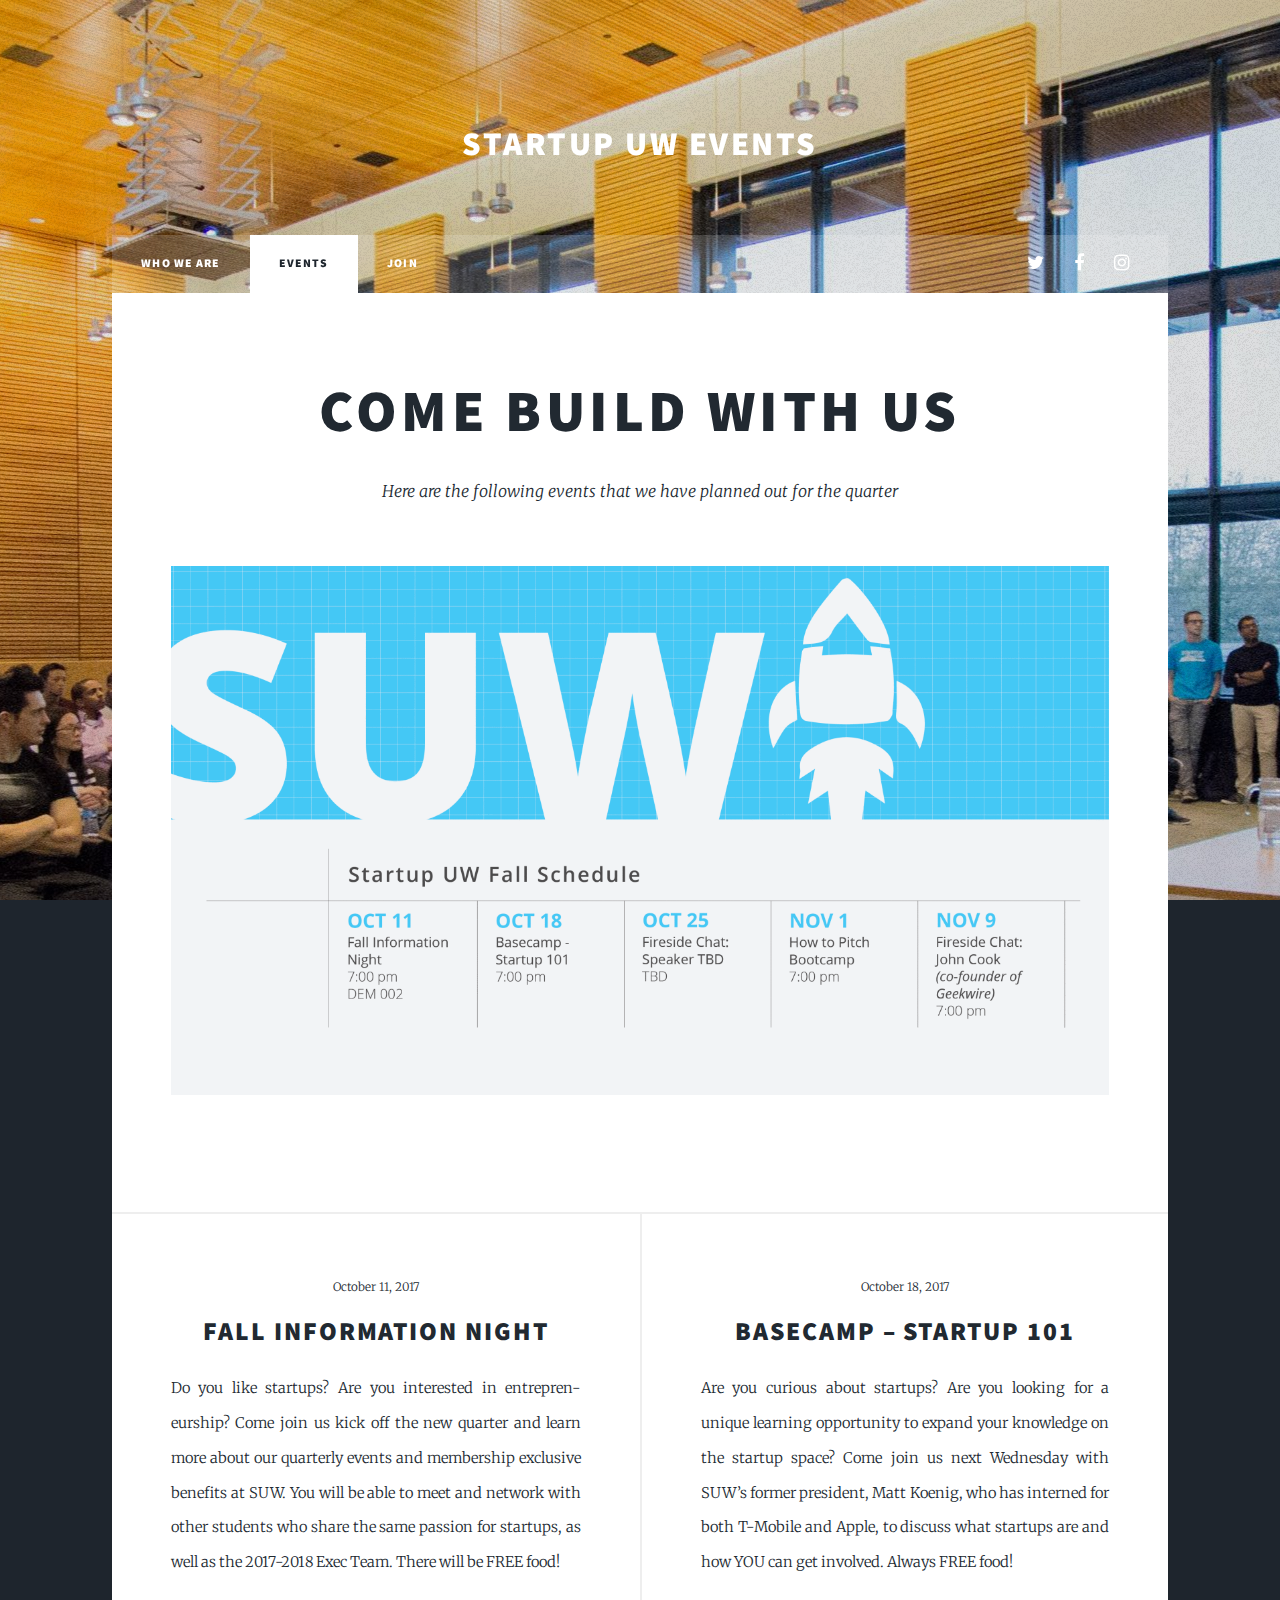
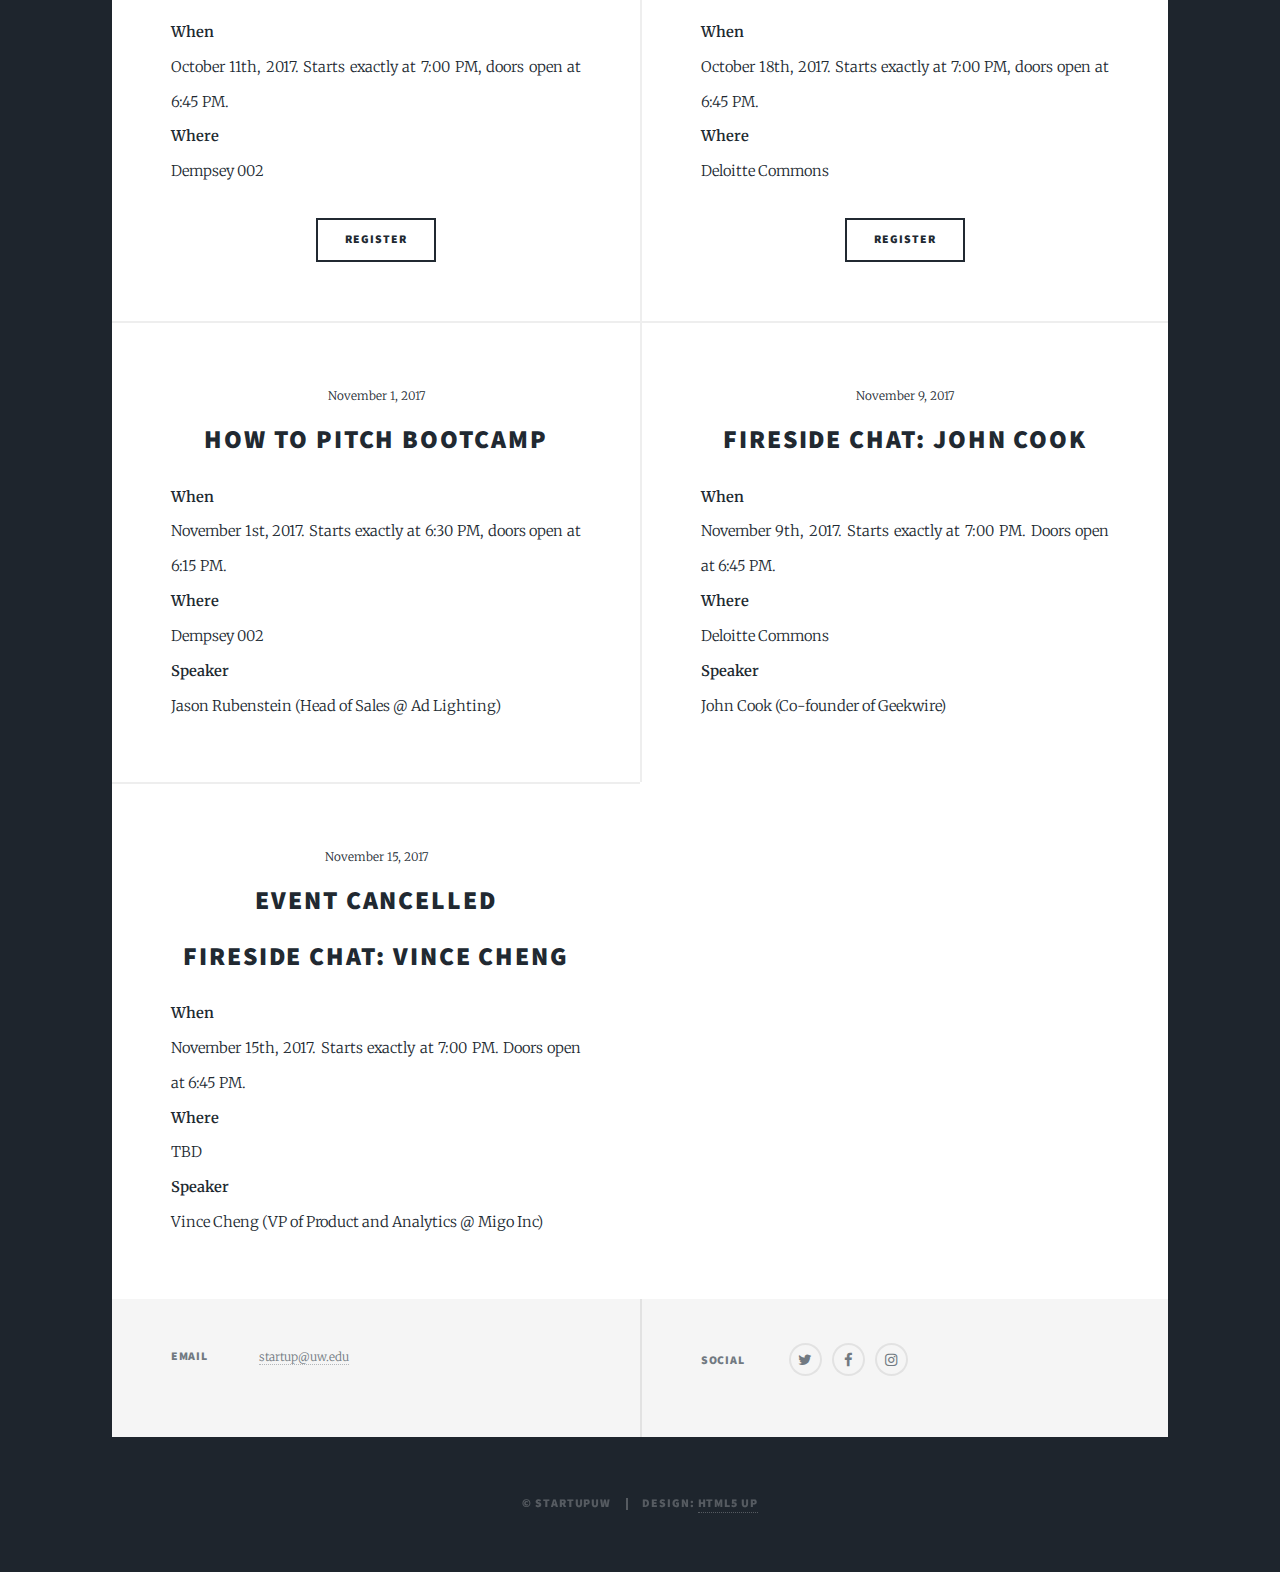
<file: events.html>
<!DOCTYPE HTML>
<!--
	Massively by HTML5 UP
	html5up.net | @ajlkn
	Free for personal and commercial use under the CCA 3.0 license (html5up.net/license)
-->
<html>
	<head>
		<title>StartupUW Events</title>
		<meta charset="utf-8" />
		<meta name="viewport" content="width=device-width, initial-scale=1, user-scalable=no" />
		<link rel="stylesheet" href="assets/css/main.css" />
		<noscript><link rel="stylesheet" href="assets/css/noscript.css" /></noscript>
	</head>
	<body class="is-loading">

		<!-- Wrapper -->
			<div id="wrapper">

				<!-- Header -->
					<header id="header">
						<a href="index.html" class="logo">Startup UW Events</a>
					</header>

				<!-- Nav -->
					<nav id="nav">
						<ul class="links">
							<li><a href="index.html">Who We Are</a></li>
							<li class="active"><a href="events.html">Events</a></li>
							<li><a href="join.html">Join</a></li>
						</ul>
						<ul class="icons">
							<li><a href="https://twitter.com/startupuw" class="icon fa-twitter"><span class="label">Twitter</span></a></li>
							<li><a href="https://www.facebook.com/StartupUW/" class="icon fa-facebook"><span class="label">Facebook</span></a></li>
							<li><a href="https://www.instagram.com/startupuw/" class="icon fa-instagram"><span class="label">Instagram</span></a></li>
						</ul>
					</nav>

				<!-- Main -->
					<div id="main">

						<!-- Post -->
							<section class="post">
								<header class="major">
									<h1>Come build with us</h1>
									<p>Here are the following events that we have planned out for the quarter</p>
								</header>
								<div class="image main"><img src="images/suwfallheader.png" alt="" /></div>
							</section>

							<section class="posts">
								<article>
									<header>
										<span class="date">October 11, 2017</span>
										<h2><a href="#">Fall Information Night</a></h2>
									</header>
									<p>Do you like startups? Are you interested in entrepren- eurship?
										Come join us kick off the new quarter and learn more about our quarterly events and membership exclusive benefits at SUW. You will be able to meet and network with other students who share the same passion for startups, as well as the 2017-2018 Exec Team. 
										There will be FREE food!<br><br>
										
										<b>When</b><br>October 11th, 2017. Starts exactly at 7:00 PM,  doors open at 6:45 PM.
										<br>
										<b>Where</b><br> Dempsey 002</p>
									<ul class="actions">
										<li><a href="#" class="button">Register</a></li>
									</ul>
								</article>
								<article>
									<header>
										<span class="date">October 18, 2017</span>
										<h2><a href="#">BASECAMP – STARTUP 101</a></h2>
									</header>
									<p>Are you curious about startups? Are you looking for a unique learning opportunity to expand your knowledge on the startup space? Come join us next Wednesday with SUW’s former president, Matt Koenig, who has interned for both T-Mobile and Apple, to discuss what startups are and how YOU can get involved.
										Always FREE food!<br><br>
										
										<b>When</b><br>October 18th, 2017. Starts exactly at 7:00 PM,  doors open at 6:45 PM.
										<br>
										<b>Where</b><br>Deloitte Commons</p>
									<ul class="actions">
										<li><a href="#" class="button">Register</a></li>
									</ul>
								</article>
								<article>
									<header>
										<span class="date">November 1, 2017</span>
										<h2><a href="#">How to Pitch Bootcamp</a></h2>
									</header>
										<p>
										<b>When</b><br>November 1st, 2017. Starts exactly at 6:30 PM, doors open at 6:15 PM.
										<br>
										<b>Where</b><br>Dempsey 002
										<br>
										<b>Speaker</b> <br> Jason Rubenstein (Head of Sales @ Ad Lighting)
									</p>
								</article>
								<article>
									<header>
										<span class="date">November 9, 2017</span>
										<h2><a href="#">Fireside Chat: John Cook</a></h2>
									</header>
										<p>
										<b>When</b><br>November 9th, 2017. Starts exactly at 7:00 PM. Doors open at 6:45 PM.
										<br>
										<b>Where</b><br>Deloitte Commons
										<br>
										<b>Speaker</b> <br> John Cook (Co-founder of Geekwire)
									</p>

								</article>
								<article>
									<header>
										<span class="date">November 15, 2017</span>
										<h2>EVENT CANCELLED</h2>
										<h2><a href="#">Fireside Chat: Vince Cheng</a></h2>
									</header>
										<p>
										<b>When</b><br>November 15th, 2017. Starts exactly at 7:00 PM. Doors open at 6:45 PM.
										<br>
										<b>Where</b><br>TBD
										<br>
										<b>Speaker</b> <br> Vince Cheng (VP of Product and Analytics @ Migo Inc)
									</p>

								</article>


								
							</section>

					</div>

				<!-- Footer -->
				<footer id="footer">
						<section class="split contact">
								
								<section>
									<h3>Email</h3>
									<p><a href="mailto:startup@uw.edu">startup@uw.edu</a></p>
								</section>
								
							</section>
						<section class="split contact">
							
							<section>
								<h3>Social</h3>
								<ul class="icons alt">
									<li><a href="https://twitter.com/startupuw" class="icon alt fa-twitter"><span class="label">Twitter</span></a></li>
									<li><a href="https://www.facebook.com/StartupUW/" class="icon alt fa-facebook"><span class="label">Facebook</span></a></li>
									<li><a href="https://www.instagram.com/startupuw/" class="icon alt fa-instagram"><span class="label">Instagram</span></a></li>
								</ul>
							</section>
						</section>
					</footer>

				<!-- Copyright -->
					<div id="copyright">
						<ul><li>&copy; StartupUW</li><li>Design: <a href="https://html5up.net">HTML5 UP</a></li></ul>
					</div>

			</div>

		<!-- Scripts -->
			<script src="assets/js/jquery.min.js"></script>
			<script src="assets/js/jquery.scrollex.min.js"></script>
			<script src="assets/js/jquery.scrolly.min.js"></script>
			<script src="assets/js/skel.min.js"></script>
			<script src="assets/js/util.js"></script>
			<script src="assets/js/main.js"></script>

	</body>
</html>
</file>
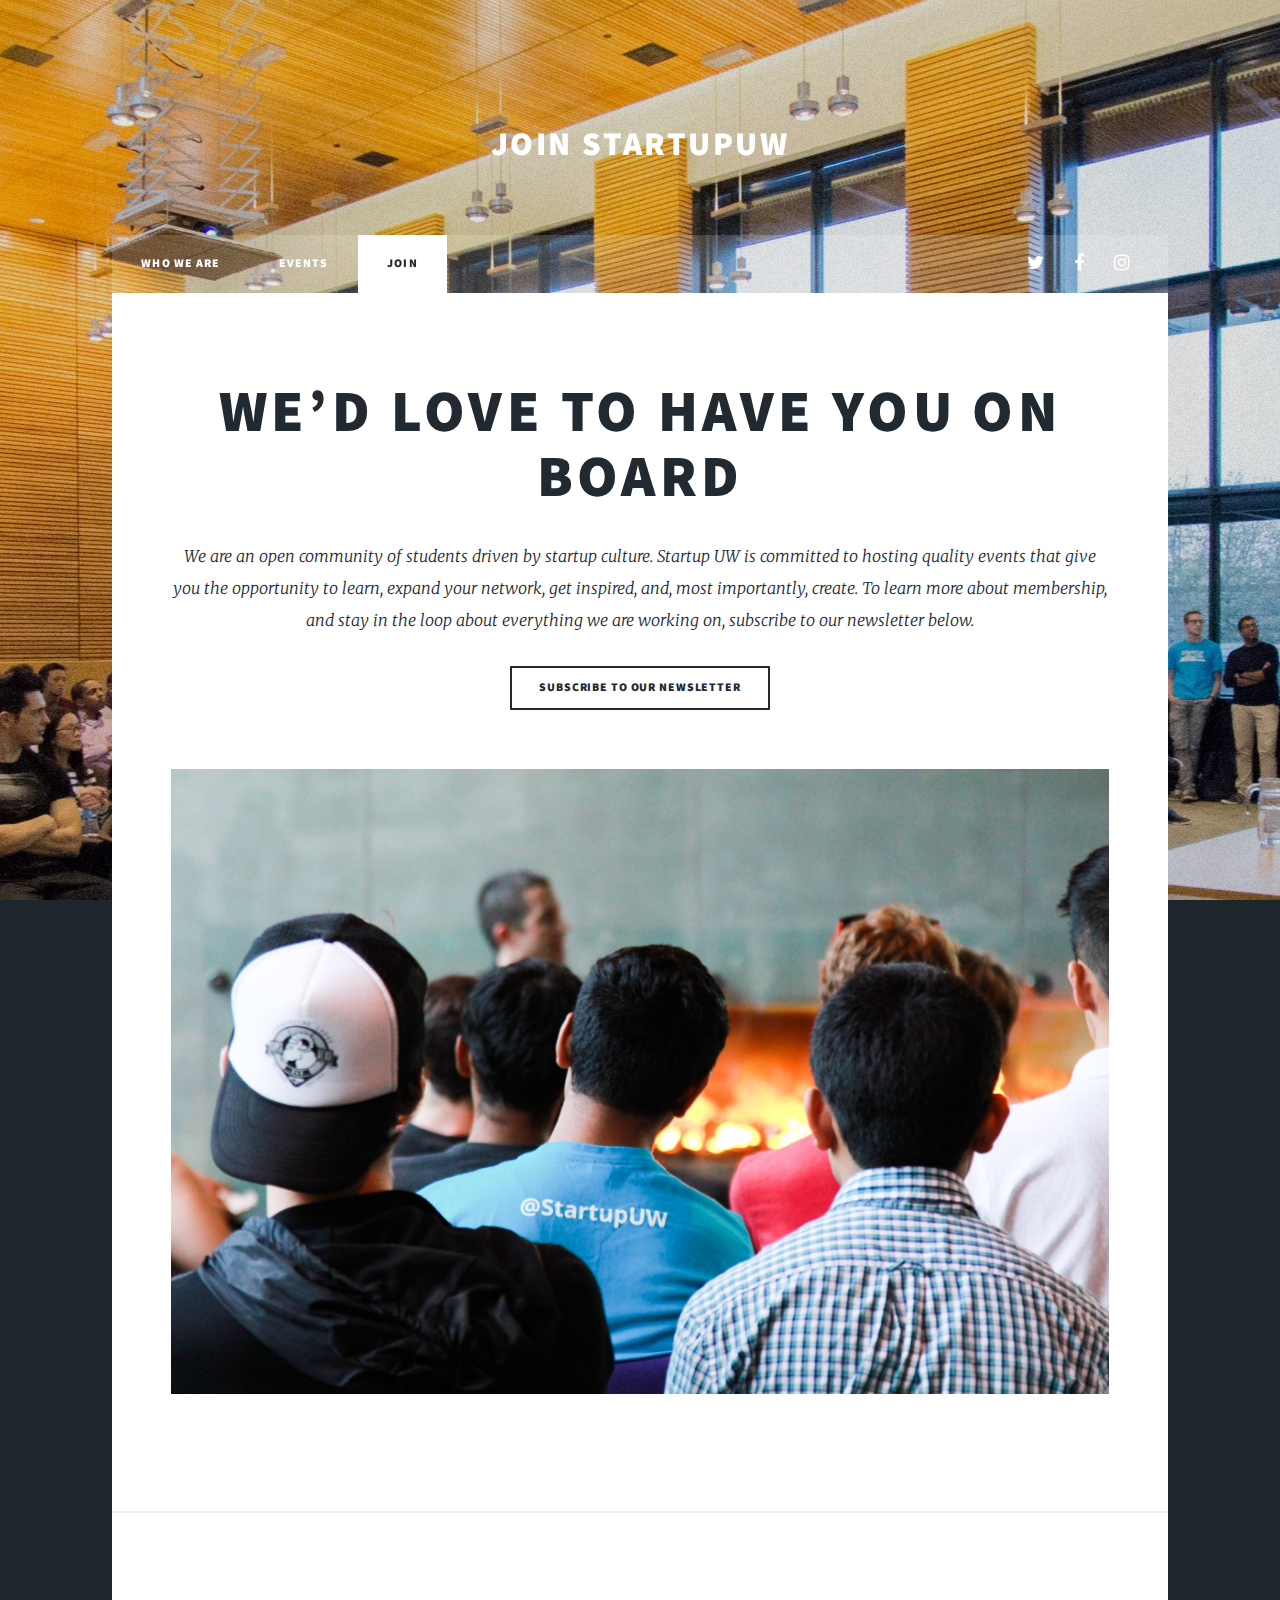
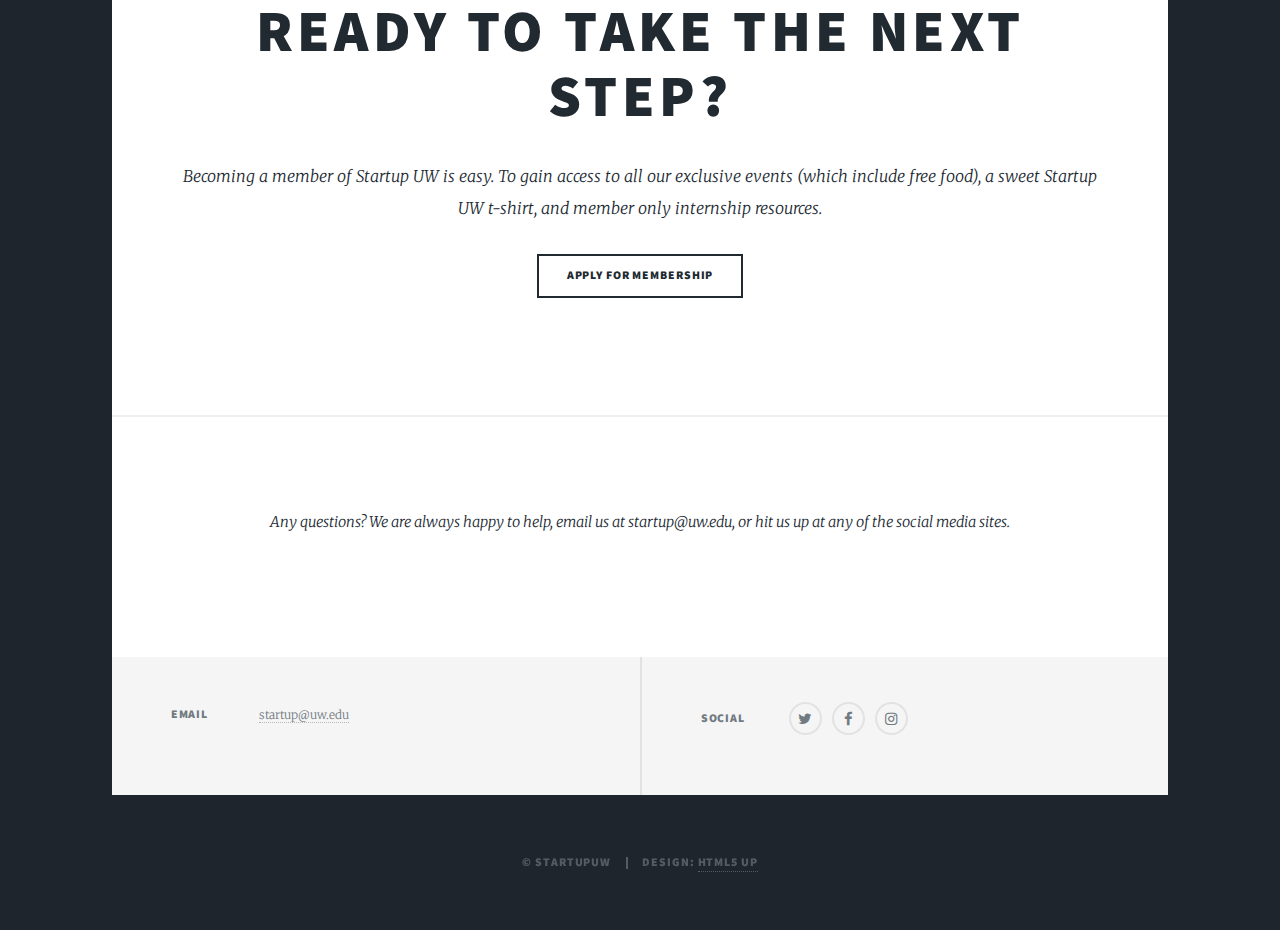
<file: join.html>
<!DOCTYPE HTML>
<!--
	Massively by HTML5 UP
	html5up.net | @ajlkn
	Free for personal and commercial use under the CCA 3.0 license (html5up.net/license)
-->
<html>
	<head>
		<title>Join StartupUW</title>
		<meta charset="utf-8" />
		<meta name="viewport" content="width=device-width, initial-scale=1, user-scalable=no" />
		<link rel="stylesheet" href="assets/css/main.css" />
		<noscript><link rel="stylesheet" href="assets/css/noscript.css" /></noscript>
	</head>
	<body class="is-loading">

		<!-- Wrapper -->
			<div id="wrapper">

				<!-- Header -->
					<header id="header">
						<a href="index.html" class="logo">Join StartupUW</a>
					</header>

				<!-- Nav -->
					<nav id="nav">
						<ul class="links">
							<li><a href="index.html">Who We Are</a></li>
							<li><a href="events.html">Events</a></li>
							<li class="active"><a href="join.html">Join</a></li>
						</ul>
						<ul class="icons">
                            <li><a href="https://twitter.com/startupuw" class="icon fa-twitter"><span class="label">Twitter</span></a></li>
                            <li><a href="https://www.facebook.com/StartupUW/" class="icon fa-facebook"><span class="label">Facebook</span></a></li>
                            <li><a href="https://www.instagram.com/startupuw/" class="icon fa-instagram"><span class="label">Instagram</span></a></li>
                        </ul>
					</nav>

				<!-- Main -->
					<div id="main">

                        <section class="post">
                            <header class="major">
                                <h1>WE’D LOVE TO HAVE YOU ON BOARD</h1>

                                <p>We are an open community of students driven by startup culture. Startup UW is committed to hosting quality events that give you the opportunity to learn, expand your network, get inspired, and, most importantly, create. To learn more about membership, and stay in the loop about everything we are working on, subscribe to our newsletter below.</p>
                                <ul class="actions">
                                        <li><a href="https://docs.google.com/forms/d/e/1FAIpQLSe3T6CsPe9NxsGiEOOKi2D3eVHLdToxjT7g9MPemf-zsGALxA/viewform" class="button">Subscribe To Our Newsletter</a></li>
                                    </ul>
                            </header>
                            <div class="image main"><img src="images/suw_shirt.jpg" alt="" /></div>
                        </section>
                        <section class="post">
                            <header class="major">
                                <h1>READY TO TAKE THE NEXT STEP?</h1>
                                <p>Becoming a member of Startup UW is easy. To gain access to all our exclusive events (which include free food), a sweet Startup UW t-shirt, and member only internship resources.</p>
                                <ul class="actions">
                                    <li><a href="https://docs.google.com/forms/d/e/1FAIpQLScCxTh6IOia5U4fIlHSMXxmrAnTOs42VDJh4mC7aFgtkPRpHg/viewform" class="button">Apply for Membership</a></li>
                                </ul>
                            </header>
                        </section>
                        <section class="post">
                            <header class="major">
                                <p>Any questions? We are always happy to help, email us at startup@uw.edu, or hit us up at any of the social media sites.</p>
                            </header>
                        </section>
					</div>

				<!-- Footer -->
                <footer id="footer">
						<section class="split contact">
								
								<section>
									<h3>Email</h3>
									<p><a href="mailto:startup@uw.edu">startup@uw.edu</a></p>
								</section>
								
							</section>
						<section class="split contact">
							
							<section>
								<h3>Social</h3>
								<ul class="icons alt">
                                        <li><a href="https://twitter.com/startupuw" class="icon alt fa-twitter"><span class="label">Twitter</span></a></li>
                                        <li><a href="https://www.facebook.com/StartupUW/" class="icon alt fa-facebook"><span class="label">Facebook</span></a></li>
                                        <li><a href="https://www.instagram.com/startupuw/" class="icon alt fa-instagram"><span class="label">Instagram</span></a></li>
                                    </ul>
							</section>
						</section>
					</footer>

				<!-- Copyright -->
					<div id="copyright">
						<ul><li>&copy; StartupUW</li><li>Design: <a href="https://html5up.net">HTML5 UP</a></li></ul>
					</div>

			</div>

		<!-- Scripts -->
			<script src="assets/js/jquery.min.js"></script>
			<script src="assets/js/jquery.scrollex.min.js"></script>
			<script src="assets/js/jquery.scrolly.min.js"></script>
			<script src="assets/js/skel.min.js"></script>
			<script src="assets/js/util.js"></script>
			<script src="assets/js/main.js"></script>

	</body>
</html>
</file>
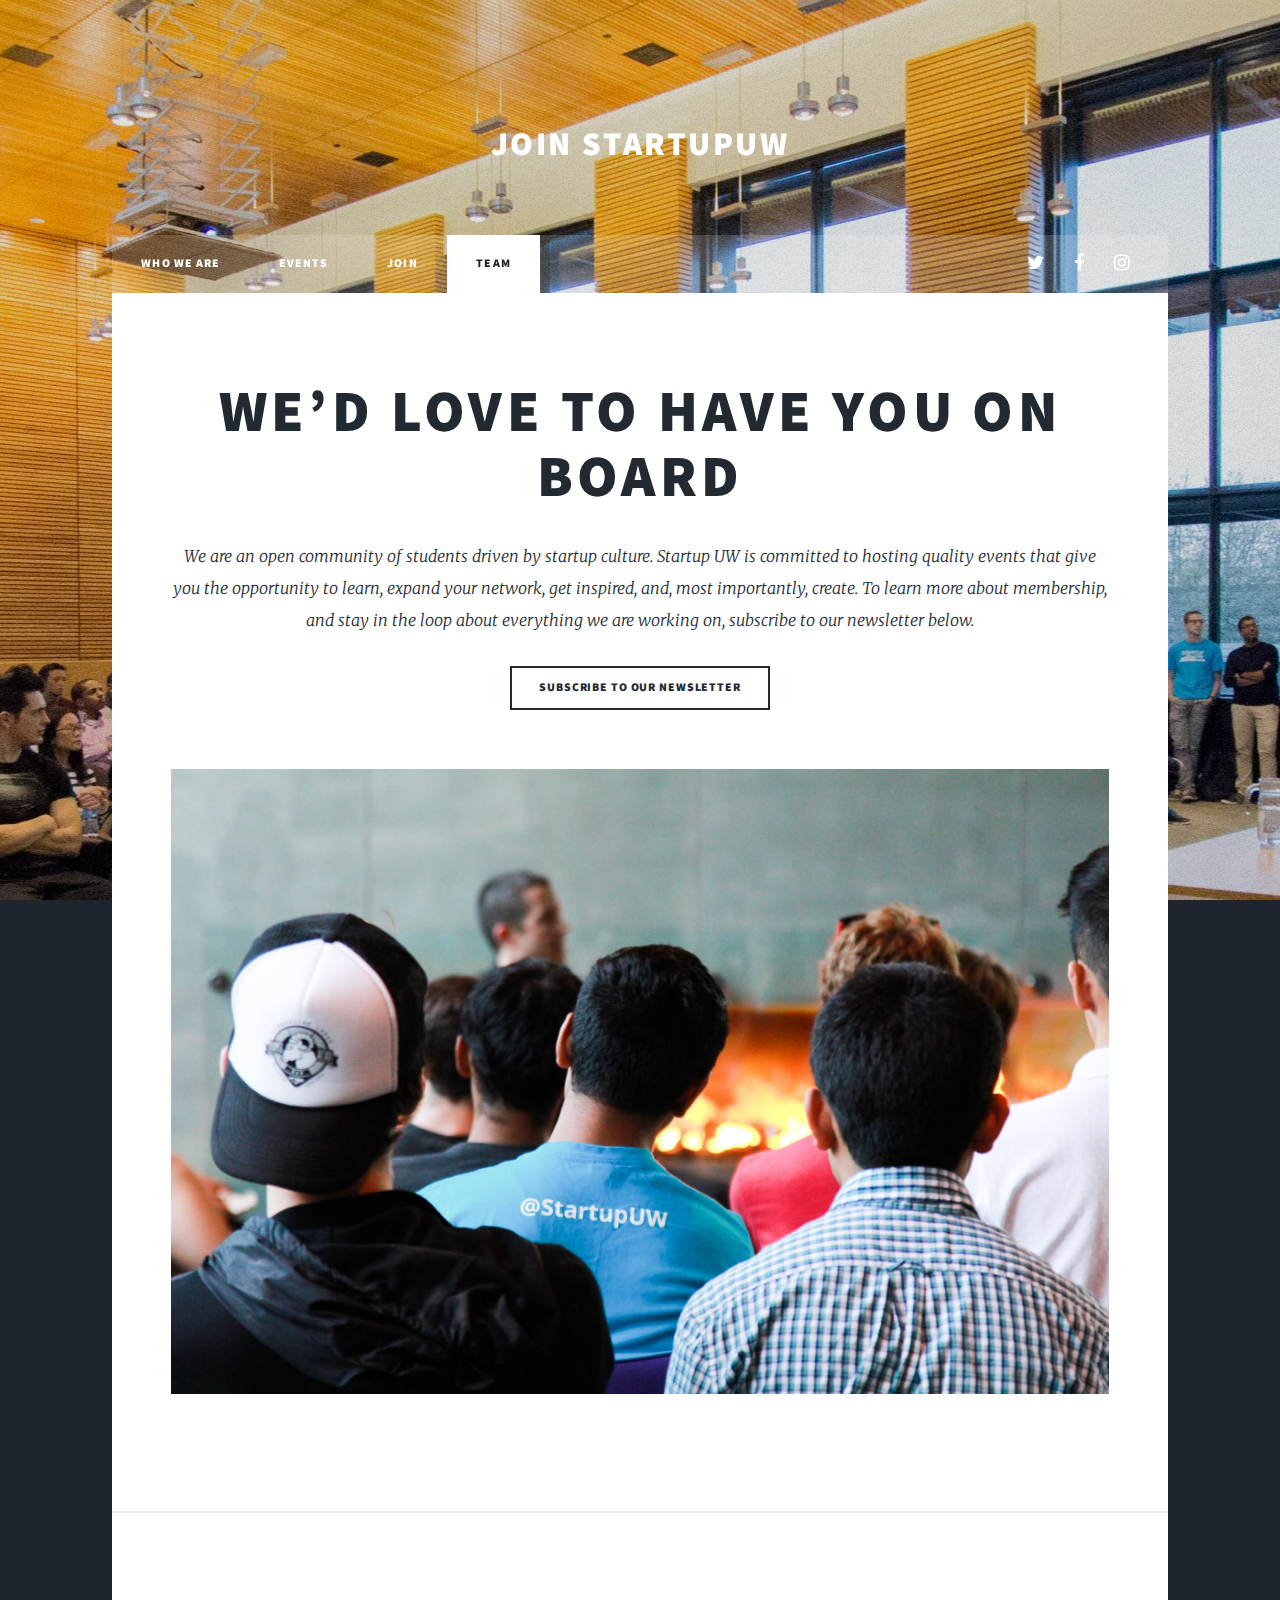
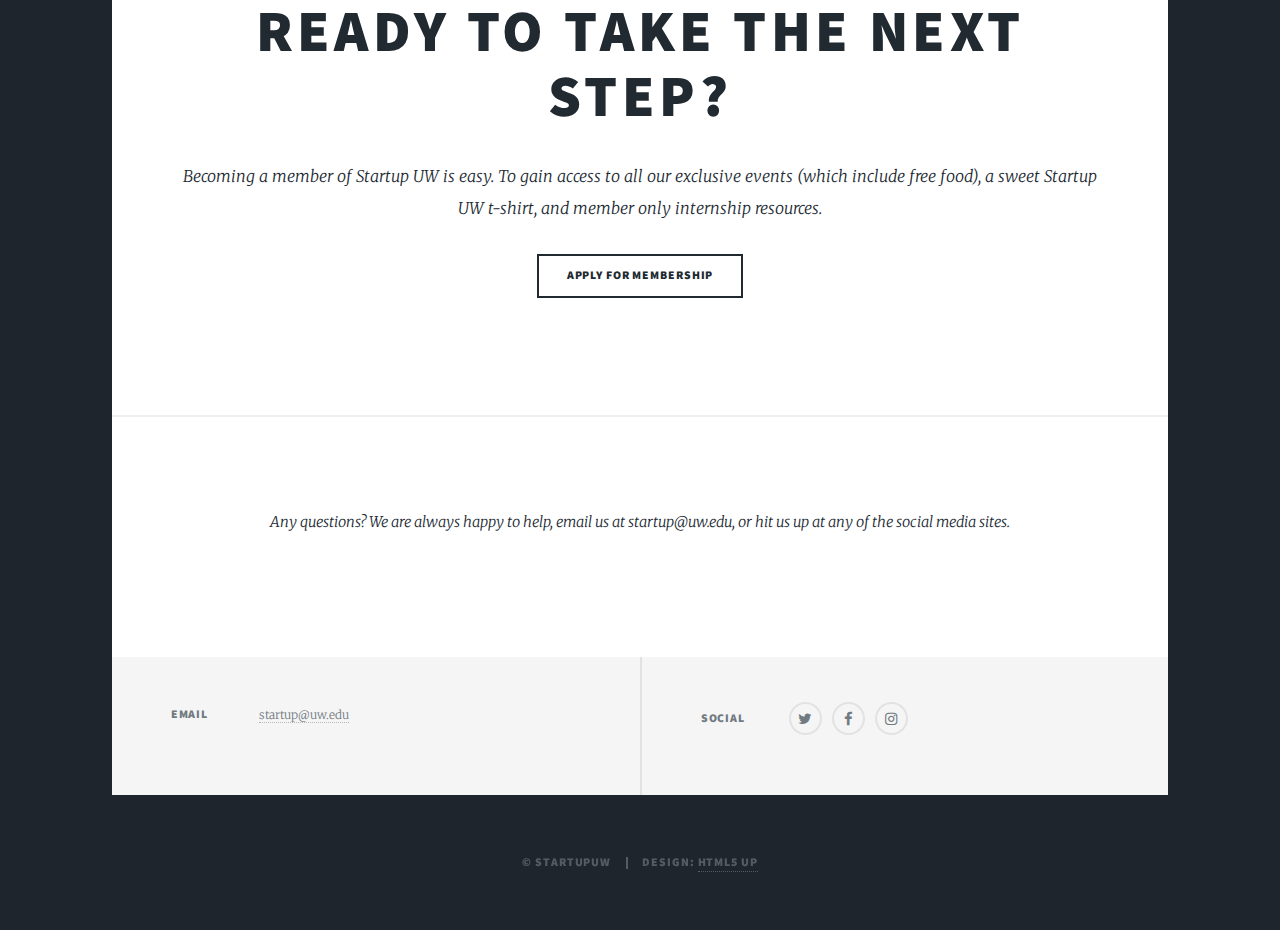
<file: team.html>
<!DOCTYPE HTML>
<!--
	Massively by HTML5 UP
	html5up.net | @ajlkn
	Free for personal and commercial use under the CCA 3.0 license (html5up.net/license)
-->
<html>
	<head>
		<title>Generic Page - Massively by HTML5 UP</title>
		<meta charset="utf-8" />
		<meta name="viewport" content="width=device-width, initial-scale=1, user-scalable=no" />
		<link rel="stylesheet" href="assets/css/main.css" />
		<noscript><link rel="stylesheet" href="assets/css/noscript.css" /></noscript>
	</head>
	<body class="is-loading">

		<!-- Wrapper -->
			<div id="wrapper">

				<!-- Header -->
					<header id="header">
						<a href="index.html" class="logo">Join StartupUW</a>
					</header>

				<!-- Nav -->
					<nav id="nav">
						<ul class="links">
							<li><a href="index.html">Who We Are</a></li>
							<li><a href="events.html">Events</a></li>
							<li><a href="join.html">Join</a></li>
							<li class="active"><a href="team.html">Team</a></li>
						</ul>
						<ul class="icons">
							<li><a href="https://twitter.com/startupuw" class="icon fa-twitter"><span class="label">Twitter</span></a></li>
							<li><a href="https://www.facebook.com/StartupUW/" class="icon fa-facebook"><span class="label">Facebook</span></a></li>
							<li><a href="https://www.instagram.com/startupuw/" class="icon fa-instagram"><span class="label">Instagram</span></a></li>
						</ul>
					</nav>

				<!-- Main -->
					<div id="main">

                        <section class="post">
                            <header class="major">
                                <h1>WE’D LOVE TO HAVE YOU ON BOARD</h1>

                                <p>We are an open community of students driven by startup culture. Startup UW is committed to hosting quality events that give you the opportunity to learn, expand your network, get inspired, and, most importantly, create. To learn more about membership, and stay in the loop about everything we are working on, subscribe to our newsletter below.</p>
                                <ul class="actions">
                                        <li><a href="#" class="button">Subscribe To Our Newsletter</a></li>
                                    </ul>
                            </header>
                            <div class="image main"><img src="images/suw_shirt.jpg" alt="" /></div>
                        </section>
                        <section class="post">
                            <header class="major">
                                <h1>READY TO TAKE THE NEXT STEP?</h1>
                                <p>Becoming a member of Startup UW is easy. To gain access to all our exclusive events (which include free food), a sweet Startup UW t-shirt, and member only internship resources.</p>
                                <ul class="actions">
                                    <li><a href="https://docs.google.com/forms/d/e/1FAIpQLScCxTh6IOia5U4fIlHSMXxmrAnTOs42VDJh4mC7aFgtkPRpHg/viewform" class="button">Apply for Membership</a></li>
                                </ul>
                            </header>
                        </section>
                        <section class="post">
                            <header class="major">
                                <p>Any questions? We are always happy to help, email us at startup@uw.edu, or hit us up at any of the social media sites.</p>
                            </header>
                        </section>
					</div>

				<!-- Footer -->
                <footer id="footer">
						<section class="split contact">
								
								<section>
									<h3>Email</h3>
									<p><a href="mailto:startup@uw.edu">startup@uw.edu</a></p>
								</section>
								
							</section>
						<section class="split contact">
							
							<section>
								<h3>Social</h3>
								<ul class="icons alt">
									<li><a href="https://twitter.com/startupuw" class="icon alt fa-twitter"><span class="label">Twitter</span></a></li>
									<li><a href="https://www.facebook.com/StartupUW/" class="icon alt fa-facebook"><span class="label">Facebook</span></a></li>
									<li><a href="https://www.instagram.com/startupuw/" class="icon alt fa-instagram"><span class="label">Instagram</span></a></li>
								</ul>
							</section>
						</section>
					</footer>

				<!-- Copyright -->
					<div id="copyright">
						<ul><li>&copy; StartupUW</li><li>Design: <a href="https://html5up.net">HTML5 UP</a></li></ul>
					</div>

			</div>

		<!-- Scripts -->
			<script src="assets/js/jquery.min.js"></script>
			<script src="assets/js/jquery.scrollex.min.js"></script>
			<script src="assets/js/jquery.scrolly.min.js"></script>
			<script src="assets/js/skel.min.js"></script>
			<script src="assets/js/util.js"></script>
			<script src="assets/js/main.js"></script>

	</body>
</html>
</file>
<file: assets/css/main.css>
@import url(font-awesome.min.css);
@import url("https://fonts.googleapis.com/css?family=Merriweather:300,700,300italic,700italic|Source+Sans+Pro:900");

/*
	Massively by HTML5 UP
	html5up.net | @ajlkn
	Free for personal and commercial use under the CCA 3.0 license (html5up.net/license)
*/

/* Reset */

	html, body, div, span, applet, object, iframe, h1, h2, h3, h4, h5, h6, p, blockquote, pre, a, abbr, acronym, address, big, cite, code, del, dfn, em, img, ins, kbd, q, s, samp, small, strike, strong, sub, sup, tt, var, b, u, i, center, dl, dt, dd, ol, ul, li, fieldset, form, label, legend, table, caption, tbody, tfoot, thead, tr, th, td, article, aside, canvas, details, embed, figure, figcaption, footer, header, hgroup, menu, nav, output, ruby, section, summary, time, mark, audio, video {
		margin: 0;
		padding: 0;
		border: 0;
		font-size: 100%;
		font: inherit;
		vertical-align: baseline;
	}

	article, aside, details, figcaption, figure, footer, header, hgroup, menu, nav, section {
		display: block;
	}

	body {
		line-height: 1;
	}

	ol, ul {
		list-style: none;
	}

	blockquote, q {
		quotes: none;
	}

	blockquote:before, blockquote:after, q:before, q:after {
		content: '';
		content: none;
	}

	table {
		border-collapse: collapse;
		border-spacing: 0;
	}

	body {
		-webkit-text-size-adjust: none;
	}

/* Box Model */

	*, *:before, *:after {
		-moz-box-sizing: border-box;
		-webkit-box-sizing: border-box;
		box-sizing: border-box;
	}

/* Grid */

	.row {
		border-bottom: solid 1px transparent;
		-moz-box-sizing: border-box;
		-webkit-box-sizing: border-box;
		box-sizing: border-box;
	}

	.row > * {
		float: left;
		-moz-box-sizing: border-box;
		-webkit-box-sizing: border-box;
		box-sizing: border-box;
	}

	.row:after, .row:before {
		content: '';
		display: block;
		clear: both;
		height: 0;
	}

	.row.uniform > * > :first-child {
		margin-top: 0;
	}

	.row.uniform > * > :last-child {
		margin-bottom: 0;
	}

	.row.\30 \25 > * {
		padding: 0 0 0 0rem;
	}

	.row.\30 \25 {
		margin: 0 0 -1px 0rem;
	}

	.row.uniform.\30 \25 > * {
		padding: 0rem 0 0 0rem;
	}

	.row.uniform.\30 \25 {
		margin: 0rem 0 -1px 0rem;
	}

	.row > * {
		padding: 0 0 0 1.5rem;
	}

	.row {
		margin: 0 0 -1px -1.5rem;
	}

	.row.uniform > * {
		padding: 1.5rem 0 0 1.5rem;
	}

	.row.uniform {
		margin: -1.5rem 0 -1px -1.5rem;
	}

	.row.\32 00\25 > * {
		padding: 0 0 0 3rem;
	}

	.row.\32 00\25 {
		margin: 0 0 -1px -3rem;
	}

	.row.uniform.\32 00\25 > * {
		padding: 3rem 0 0 3rem;
	}

	.row.uniform.\32 00\25 {
		margin: -3rem 0 -1px -3rem;
	}

	.row.\31 50\25 > * {
		padding: 0 0 0 2.25rem;
	}

	.row.\31 50\25 {
		margin: 0 0 -1px -2.25rem;
	}

	.row.uniform.\31 50\25 > * {
		padding: 2.25rem 0 0 2.25rem;
	}

	.row.uniform.\31 50\25 {
		margin: -2.25rem 0 -1px -2.25rem;
	}

	.row.\35 0\25 > * {
		padding: 0 0 0 0.75rem;
	}

	.row.\35 0\25 {
		margin: 0 0 -1px -0.75rem;
	}

	.row.uniform.\35 0\25 > * {
		padding: 0.75rem 0 0 0.75rem;
	}

	.row.uniform.\35 0\25 {
		margin: -0.75rem 0 -1px -0.75rem;
	}

	.row.\32 5\25 > * {
		padding: 0 0 0 0.375rem;
	}

	.row.\32 5\25 {
		margin: 0 0 -1px -0.375rem;
	}

	.row.uniform.\32 5\25 > * {
		padding: 0.375rem 0 0 0.375rem;
	}

	.row.uniform.\32 5\25 {
		margin: -0.375rem 0 -1px -0.375rem;
	}

	.\31 2u, .\31 2u\24 {
		width: 100%;
		clear: none;
		margin-left: 0;
	}

	.\31 1u, .\31 1u\24 {
		width: 91.6666666667%;
		clear: none;
		margin-left: 0;
	}

	.\31 0u, .\31 0u\24 {
		width: 83.3333333333%;
		clear: none;
		margin-left: 0;
	}

	.\39 u, .\39 u\24 {
		width: 75%;
		clear: none;
		margin-left: 0;
	}

	.\38 u, .\38 u\24 {
		width: 66.6666666667%;
		clear: none;
		margin-left: 0;
	}

	.\37 u, .\37 u\24 {
		width: 58.3333333333%;
		clear: none;
		margin-left: 0;
	}

	.\36 u, .\36 u\24 {
		width: 50%;
		clear: none;
		margin-left: 0;
	}

	.\35 u, .\35 u\24 {
		width: 41.6666666667%;
		clear: none;
		margin-left: 0;
	}

	.\34 u, .\34 u\24 {
		width: 33.3333333333%;
		clear: none;
		margin-left: 0;
	}

	.\33 u, .\33 u\24 {
		width: 25%;
		clear: none;
		margin-left: 0;
	}

	.\32 u, .\32 u\24 {
		width: 16.6666666667%;
		clear: none;
		margin-left: 0;
	}

	.\31 u, .\31 u\24 {
		width: 8.3333333333%;
		clear: none;
		margin-left: 0;
	}

	.\31 2u\24 + *,
	.\31 1u\24 + *,
	.\31 0u\24 + *,
	.\39 u\24 + *,
	.\38 u\24 + *,
	.\37 u\24 + *,
	.\36 u\24 + *,
	.\35 u\24 + *,
	.\34 u\24 + *,
	.\33 u\24 + *,
	.\32 u\24 + *,
	.\31 u\24 + * {
		clear: left;
	}

	.\-11u {
		margin-left: 91.66667%;
	}

	.\-10u {
		margin-left: 83.33333%;
	}

	.\-9u {
		margin-left: 75%;
	}

	.\-8u {
		margin-left: 66.66667%;
	}

	.\-7u {
		margin-left: 58.33333%;
	}

	.\-6u {
		margin-left: 50%;
	}

	.\-5u {
		margin-left: 41.66667%;
	}

	.\-4u {
		margin-left: 33.33333%;
	}

	.\-3u {
		margin-left: 25%;
	}

	.\-2u {
		margin-left: 16.66667%;
	}

	.\-1u {
		margin-left: 8.33333%;
	}

	@media screen and (max-width: 1680px) {

		.row > * {
			padding: 0 0 0 1.5rem;
		}

		.row {
			margin: 0 0 -1px -1.5rem;
		}

		.row.uniform > * {
			padding: 1.5rem 0 0 1.5rem;
		}

		.row.uniform {
			margin: -1.5rem 0 -1px -1.5rem;
		}

		.row.\32 00\25 > * {
			padding: 0 0 0 3rem;
		}

		.row.\32 00\25 {
			margin: 0 0 -1px -3rem;
		}

		.row.uniform.\32 00\25 > * {
			padding: 3rem 0 0 3rem;
		}

		.row.uniform.\32 00\25 {
			margin: -3rem 0 -1px -3rem;
		}

		.row.\31 50\25 > * {
			padding: 0 0 0 2.25rem;
		}

		.row.\31 50\25 {
			margin: 0 0 -1px -2.25rem;
		}

		.row.uniform.\31 50\25 > * {
			padding: 2.25rem 0 0 2.25rem;
		}

		.row.uniform.\31 50\25 {
			margin: -2.25rem 0 -1px -2.25rem;
		}

		.row.\35 0\25 > * {
			padding: 0 0 0 0.75rem;
		}

		.row.\35 0\25 {
			margin: 0 0 -1px -0.75rem;
		}

		.row.uniform.\35 0\25 > * {
			padding: 0.75rem 0 0 0.75rem;
		}

		.row.uniform.\35 0\25 {
			margin: -0.75rem 0 -1px -0.75rem;
		}

		.row.\32 5\25 > * {
			padding: 0 0 0 0.375rem;
		}

		.row.\32 5\25 {
			margin: 0 0 -1px -0.375rem;
		}

		.row.uniform.\32 5\25 > * {
			padding: 0.375rem 0 0 0.375rem;
		}

		.row.uniform.\32 5\25 {
			margin: -0.375rem 0 -1px -0.375rem;
		}

		.\31 2u\28xlarge\29, .\31 2u\24\28xlarge\29 {
			width: 100%;
			clear: none;
			margin-left: 0;
		}

		.\31 1u\28xlarge\29, .\31 1u\24\28xlarge\29 {
			width: 91.6666666667%;
			clear: none;
			margin-left: 0;
		}

		.\31 0u\28xlarge\29, .\31 0u\24\28xlarge\29 {
			width: 83.3333333333%;
			clear: none;
			margin-left: 0;
		}

		.\39 u\28xlarge\29, .\39 u\24\28xlarge\29 {
			width: 75%;
			clear: none;
			margin-left: 0;
		}

		.\38 u\28xlarge\29, .\38 u\24\28xlarge\29 {
			width: 66.6666666667%;
			clear: none;
			margin-left: 0;
		}

		.\37 u\28xlarge\29, .\37 u\24\28xlarge\29 {
			width: 58.3333333333%;
			clear: none;
			margin-left: 0;
		}

		.\36 u\28xlarge\29, .\36 u\24\28xlarge\29 {
			width: 50%;
			clear: none;
			margin-left: 0;
		}

		.\35 u\28xlarge\29, .\35 u\24\28xlarge\29 {
			width: 41.6666666667%;
			clear: none;
			margin-left: 0;
		}

		.\34 u\28xlarge\29, .\34 u\24\28xlarge\29 {
			width: 33.3333333333%;
			clear: none;
			margin-left: 0;
		}

		.\33 u\28xlarge\29, .\33 u\24\28xlarge\29 {
			width: 25%;
			clear: none;
			margin-left: 0;
		}

		.\32 u\28xlarge\29, .\32 u\24\28xlarge\29 {
			width: 16.6666666667%;
			clear: none;
			margin-left: 0;
		}

		.\31 u\28xlarge\29, .\31 u\24\28xlarge\29 {
			width: 8.3333333333%;
			clear: none;
			margin-left: 0;
		}

		.\31 2u\24\28xlarge\29 + *,
		.\31 1u\24\28xlarge\29 + *,
		.\31 0u\24\28xlarge\29 + *,
		.\39 u\24\28xlarge\29 + *,
		.\38 u\24\28xlarge\29 + *,
		.\37 u\24\28xlarge\29 + *,
		.\36 u\24\28xlarge\29 + *,
		.\35 u\24\28xlarge\29 + *,
		.\34 u\24\28xlarge\29 + *,
		.\33 u\24\28xlarge\29 + *,
		.\32 u\24\28xlarge\29 + *,
		.\31 u\24\28xlarge\29 + * {
			clear: left;
		}

		.\-11u\28xlarge\29 {
			margin-left: 91.66667%;
		}

		.\-10u\28xlarge\29 {
			margin-left: 83.33333%;
		}

		.\-9u\28xlarge\29 {
			margin-left: 75%;
		}

		.\-8u\28xlarge\29 {
			margin-left: 66.66667%;
		}

		.\-7u\28xlarge\29 {
			margin-left: 58.33333%;
		}

		.\-6u\28xlarge\29 {
			margin-left: 50%;
		}

		.\-5u\28xlarge\29 {
			margin-left: 41.66667%;
		}

		.\-4u\28xlarge\29 {
			margin-left: 33.33333%;
		}

		.\-3u\28xlarge\29 {
			margin-left: 25%;
		}

		.\-2u\28xlarge\29 {
			margin-left: 16.66667%;
		}

		.\-1u\28xlarge\29 {
			margin-left: 8.33333%;
		}

	}

	@media screen and (max-width: 1280px) {

		.row > * {
			padding: 0 0 0 1.5rem;
		}

		.row {
			margin: 0 0 -1px -1.5rem;
		}

		.row.uniform > * {
			padding: 1.5rem 0 0 1.5rem;
		}

		.row.uniform {
			margin: -1.5rem 0 -1px -1.5rem;
		}

		.row.\32 00\25 > * {
			padding: 0 0 0 3rem;
		}

		.row.\32 00\25 {
			margin: 0 0 -1px -3rem;
		}

		.row.uniform.\32 00\25 > * {
			padding: 3rem 0 0 3rem;
		}

		.row.uniform.\32 00\25 {
			margin: -3rem 0 -1px -3rem;
		}

		.row.\31 50\25 > * {
			padding: 0 0 0 2.25rem;
		}

		.row.\31 50\25 {
			margin: 0 0 -1px -2.25rem;
		}

		.row.uniform.\31 50\25 > * {
			padding: 2.25rem 0 0 2.25rem;
		}

		.row.uniform.\31 50\25 {
			margin: -2.25rem 0 -1px -2.25rem;
		}

		.row.\35 0\25 > * {
			padding: 0 0 0 0.75rem;
		}

		.row.\35 0\25 {
			margin: 0 0 -1px -0.75rem;
		}

		.row.uniform.\35 0\25 > * {
			padding: 0.75rem 0 0 0.75rem;
		}

		.row.uniform.\35 0\25 {
			margin: -0.75rem 0 -1px -0.75rem;
		}

		.row.\32 5\25 > * {
			padding: 0 0 0 0.375rem;
		}

		.row.\32 5\25 {
			margin: 0 0 -1px -0.375rem;
		}

		.row.uniform.\32 5\25 > * {
			padding: 0.375rem 0 0 0.375rem;
		}

		.row.uniform.\32 5\25 {
			margin: -0.375rem 0 -1px -0.375rem;
		}

		.\31 2u\28large\29, .\31 2u\24\28large\29 {
			width: 100%;
			clear: none;
			margin-left: 0;
		}

		.\31 1u\28large\29, .\31 1u\24\28large\29 {
			width: 91.6666666667%;
			clear: none;
			margin-left: 0;
		}

		.\31 0u\28large\29, .\31 0u\24\28large\29 {
			width: 83.3333333333%;
			clear: none;
			margin-left: 0;
		}

		.\39 u\28large\29, .\39 u\24\28large\29 {
			width: 75%;
			clear: none;
			margin-left: 0;
		}

		.\38 u\28large\29, .\38 u\24\28large\29 {
			width: 66.6666666667%;
			clear: none;
			margin-left: 0;
		}

		.\37 u\28large\29, .\37 u\24\28large\29 {
			width: 58.3333333333%;
			clear: none;
			margin-left: 0;
		}

		.\36 u\28large\29, .\36 u\24\28large\29 {
			width: 50%;
			clear: none;
			margin-left: 0;
		}

		.\35 u\28large\29, .\35 u\24\28large\29 {
			width: 41.6666666667%;
			clear: none;
			margin-left: 0;
		}

		.\34 u\28large\29, .\34 u\24\28large\29 {
			width: 33.3333333333%;
			clear: none;
			margin-left: 0;
		}

		.\33 u\28large\29, .\33 u\24\28large\29 {
			width: 25%;
			clear: none;
			margin-left: 0;
		}

		.\32 u\28large\29, .\32 u\24\28large\29 {
			width: 16.6666666667%;
			clear: none;
			margin-left: 0;
		}

		.\31 u\28large\29, .\31 u\24\28large\29 {
			width: 8.3333333333%;
			clear: none;
			margin-left: 0;
		}

		.\31 2u\24\28large\29 + *,
		.\31 1u\24\28large\29 + *,
		.\31 0u\24\28large\29 + *,
		.\39 u\24\28large\29 + *,
		.\38 u\24\28large\29 + *,
		.\37 u\24\28large\29 + *,
		.\36 u\24\28large\29 + *,
		.\35 u\24\28large\29 + *,
		.\34 u\24\28large\29 + *,
		.\33 u\24\28large\29 + *,
		.\32 u\24\28large\29 + *,
		.\31 u\24\28large\29 + * {
			clear: left;
		}

		.\-11u\28large\29 {
			margin-left: 91.66667%;
		}

		.\-10u\28large\29 {
			margin-left: 83.33333%;
		}

		.\-9u\28large\29 {
			margin-left: 75%;
		}

		.\-8u\28large\29 {
			margin-left: 66.66667%;
		}

		.\-7u\28large\29 {
			margin-left: 58.33333%;
		}

		.\-6u\28large\29 {
			margin-left: 50%;
		}

		.\-5u\28large\29 {
			margin-left: 41.66667%;
		}

		.\-4u\28large\29 {
			margin-left: 33.33333%;
		}

		.\-3u\28large\29 {
			margin-left: 25%;
		}

		.\-2u\28large\29 {
			margin-left: 16.66667%;
		}

		.\-1u\28large\29 {
			margin-left: 8.33333%;
		}

	}

	@media screen and (max-width: 980px) {

		.row > * {
			padding: 0 0 0 1.5rem;
		}

		.row {
			margin: 0 0 -1px -1.5rem;
		}

		.row.uniform > * {
			padding: 1.5rem 0 0 1.5rem;
		}

		.row.uniform {
			margin: -1.5rem 0 -1px -1.5rem;
		}

		.row.\32 00\25 > * {
			padding: 0 0 0 3rem;
		}

		.row.\32 00\25 {
			margin: 0 0 -1px -3rem;
		}

		.row.uniform.\32 00\25 > * {
			padding: 3rem 0 0 3rem;
		}

		.row.uniform.\32 00\25 {
			margin: -3rem 0 -1px -3rem;
		}

		.row.\31 50\25 > * {
			padding: 0 0 0 2.25rem;
		}

		.row.\31 50\25 {
			margin: 0 0 -1px -2.25rem;
		}

		.row.uniform.\31 50\25 > * {
			padding: 2.25rem 0 0 2.25rem;
		}

		.row.uniform.\31 50\25 {
			margin: -2.25rem 0 -1px -2.25rem;
		}

		.row.\35 0\25 > * {
			padding: 0 0 0 0.75rem;
		}

		.row.\35 0\25 {
			margin: 0 0 -1px -0.75rem;
		}

		.row.uniform.\35 0\25 > * {
			padding: 0.75rem 0 0 0.75rem;
		}

		.row.uniform.\35 0\25 {
			margin: -0.75rem 0 -1px -0.75rem;
		}

		.row.\32 5\25 > * {
			padding: 0 0 0 0.375rem;
		}

		.row.\32 5\25 {
			margin: 0 0 -1px -0.375rem;
		}

		.row.uniform.\32 5\25 > * {
			padding: 0.375rem 0 0 0.375rem;
		}

		.row.uniform.\32 5\25 {
			margin: -0.375rem 0 -1px -0.375rem;
		}

		.\31 2u\28medium\29, .\31 2u\24\28medium\29 {
			width: 100%;
			clear: none;
			margin-left: 0;
		}

		.\31 1u\28medium\29, .\31 1u\24\28medium\29 {
			width: 91.6666666667%;
			clear: none;
			margin-left: 0;
		}

		.\31 0u\28medium\29, .\31 0u\24\28medium\29 {
			width: 83.3333333333%;
			clear: none;
			margin-left: 0;
		}

		.\39 u\28medium\29, .\39 u\24\28medium\29 {
			width: 75%;
			clear: none;
			margin-left: 0;
		}

		.\38 u\28medium\29, .\38 u\24\28medium\29 {
			width: 66.6666666667%;
			clear: none;
			margin-left: 0;
		}

		.\37 u\28medium\29, .\37 u\24\28medium\29 {
			width: 58.3333333333%;
			clear: none;
			margin-left: 0;
		}

		.\36 u\28medium\29, .\36 u\24\28medium\29 {
			width: 50%;
			clear: none;
			margin-left: 0;
		}

		.\35 u\28medium\29, .\35 u\24\28medium\29 {
			width: 41.6666666667%;
			clear: none;
			margin-left: 0;
		}

		.\34 u\28medium\29, .\34 u\24\28medium\29 {
			width: 33.3333333333%;
			clear: none;
			margin-left: 0;
		}

		.\33 u\28medium\29, .\33 u\24\28medium\29 {
			width: 25%;
			clear: none;
			margin-left: 0;
		}

		.\32 u\28medium\29, .\32 u\24\28medium\29 {
			width: 16.6666666667%;
			clear: none;
			margin-left: 0;
		}

		.\31 u\28medium\29, .\31 u\24\28medium\29 {
			width: 8.3333333333%;
			clear: none;
			margin-left: 0;
		}

		.\31 2u\24\28medium\29 + *,
		.\31 1u\24\28medium\29 + *,
		.\31 0u\24\28medium\29 + *,
		.\39 u\24\28medium\29 + *,
		.\38 u\24\28medium\29 + *,
		.\37 u\24\28medium\29 + *,
		.\36 u\24\28medium\29 + *,
		.\35 u\24\28medium\29 + *,
		.\34 u\24\28medium\29 + *,
		.\33 u\24\28medium\29 + *,
		.\32 u\24\28medium\29 + *,
		.\31 u\24\28medium\29 + * {
			clear: left;
		}

		.\-11u\28medium\29 {
			margin-left: 91.66667%;
		}

		.\-10u\28medium\29 {
			margin-left: 83.33333%;
		}

		.\-9u\28medium\29 {
			margin-left: 75%;
		}

		.\-8u\28medium\29 {
			margin-left: 66.66667%;
		}

		.\-7u\28medium\29 {
			margin-left: 58.33333%;
		}

		.\-6u\28medium\29 {
			margin-left: 50%;
		}

		.\-5u\28medium\29 {
			margin-left: 41.66667%;
		}

		.\-4u\28medium\29 {
			margin-left: 33.33333%;
		}

		.\-3u\28medium\29 {
			margin-left: 25%;
		}

		.\-2u\28medium\29 {
			margin-left: 16.66667%;
		}

		.\-1u\28medium\29 {
			margin-left: 8.33333%;
		}

	}

	@media screen and (max-width: 736px) {

		.row > * {
			padding: 0 0 0 1.5rem;
		}

		.row {
			margin: 0 0 -1px -1.5rem;
		}

		.row.uniform > * {
			padding: 1.5rem 0 0 1.5rem;
		}

		.row.uniform {
			margin: -1.5rem 0 -1px -1.5rem;
		}

		.row.\32 00\25 > * {
			padding: 0 0 0 3rem;
		}

		.row.\32 00\25 {
			margin: 0 0 -1px -3rem;
		}

		.row.uniform.\32 00\25 > * {
			padding: 3rem 0 0 3rem;
		}

		.row.uniform.\32 00\25 {
			margin: -3rem 0 -1px -3rem;
		}

		.row.\31 50\25 > * {
			padding: 0 0 0 2.25rem;
		}

		.row.\31 50\25 {
			margin: 0 0 -1px -2.25rem;
		}

		.row.uniform.\31 50\25 > * {
			padding: 2.25rem 0 0 2.25rem;
		}

		.row.uniform.\31 50\25 {
			margin: -2.25rem 0 -1px -2.25rem;
		}

		.row.\35 0\25 > * {
			padding: 0 0 0 0.75rem;
		}

		.row.\35 0\25 {
			margin: 0 0 -1px -0.75rem;
		}

		.row.uniform.\35 0\25 > * {
			padding: 0.75rem 0 0 0.75rem;
		}

		.row.uniform.\35 0\25 {
			margin: -0.75rem 0 -1px -0.75rem;
		}

		.row.\32 5\25 > * {
			padding: 0 0 0 0.375rem;
		}

		.row.\32 5\25 {
			margin: 0 0 -1px -0.375rem;
		}

		.row.uniform.\32 5\25 > * {
			padding: 0.375rem 0 0 0.375rem;
		}

		.row.uniform.\32 5\25 {
			margin: -0.375rem 0 -1px -0.375rem;
		}

		.\31 2u\28small\29, .\31 2u\24\28small\29 {
			width: 100%;
			clear: none;
			margin-left: 0;
		}

		.\31 1u\28small\29, .\31 1u\24\28small\29 {
			width: 91.6666666667%;
			clear: none;
			margin-left: 0;
		}

		.\31 0u\28small\29, .\31 0u\24\28small\29 {
			width: 83.3333333333%;
			clear: none;
			margin-left: 0;
		}

		.\39 u\28small\29, .\39 u\24\28small\29 {
			width: 75%;
			clear: none;
			margin-left: 0;
		}

		.\38 u\28small\29, .\38 u\24\28small\29 {
			width: 66.6666666667%;
			clear: none;
			margin-left: 0;
		}

		.\37 u\28small\29, .\37 u\24\28small\29 {
			width: 58.3333333333%;
			clear: none;
			margin-left: 0;
		}

		.\36 u\28small\29, .\36 u\24\28small\29 {
			width: 50%;
			clear: none;
			margin-left: 0;
		}

		.\35 u\28small\29, .\35 u\24\28small\29 {
			width: 41.6666666667%;
			clear: none;
			margin-left: 0;
		}

		.\34 u\28small\29, .\34 u\24\28small\29 {
			width: 33.3333333333%;
			clear: none;
			margin-left: 0;
		}

		.\33 u\28small\29, .\33 u\24\28small\29 {
			width: 25%;
			clear: none;
			margin-left: 0;
		}

		.\32 u\28small\29, .\32 u\24\28small\29 {
			width: 16.6666666667%;
			clear: none;
			margin-left: 0;
		}

		.\31 u\28small\29, .\31 u\24\28small\29 {
			width: 8.3333333333%;
			clear: none;
			margin-left: 0;
		}

		.\31 2u\24\28small\29 + *,
		.\31 1u\24\28small\29 + *,
		.\31 0u\24\28small\29 + *,
		.\39 u\24\28small\29 + *,
		.\38 u\24\28small\29 + *,
		.\37 u\24\28small\29 + *,
		.\36 u\24\28small\29 + *,
		.\35 u\24\28small\29 + *,
		.\34 u\24\28small\29 + *,
		.\33 u\24\28small\29 + *,
		.\32 u\24\28small\29 + *,
		.\31 u\24\28small\29 + * {
			clear: left;
		}

		.\-11u\28small\29 {
			margin-left: 91.66667%;
		}

		.\-10u\28small\29 {
			margin-left: 83.33333%;
		}

		.\-9u\28small\29 {
			margin-left: 75%;
		}

		.\-8u\28small\29 {
			margin-left: 66.66667%;
		}

		.\-7u\28small\29 {
			margin-left: 58.33333%;
		}

		.\-6u\28small\29 {
			margin-left: 50%;
		}

		.\-5u\28small\29 {
			margin-left: 41.66667%;
		}

		.\-4u\28small\29 {
			margin-left: 33.33333%;
		}

		.\-3u\28small\29 {
			margin-left: 25%;
		}

		.\-2u\28small\29 {
			margin-left: 16.66667%;
		}

		.\-1u\28small\29 {
			margin-left: 8.33333%;
		}

	}

	@media screen and (max-width: 480px) {

		.row > * {
			padding: 0 0 0 1.5rem;
		}

		.row {
			margin: 0 0 -1px -1.5rem;
		}

		.row.uniform > * {
			padding: 1.5rem 0 0 1.5rem;
		}

		.row.uniform {
			margin: -1.5rem 0 -1px -1.5rem;
		}

		.row.\32 00\25 > * {
			padding: 0 0 0 3rem;
		}

		.row.\32 00\25 {
			margin: 0 0 -1px -3rem;
		}

		.row.uniform.\32 00\25 > * {
			padding: 3rem 0 0 3rem;
		}

		.row.uniform.\32 00\25 {
			margin: -3rem 0 -1px -3rem;
		}

		.row.\31 50\25 > * {
			padding: 0 0 0 2.25rem;
		}

		.row.\31 50\25 {
			margin: 0 0 -1px -2.25rem;
		}

		.row.uniform.\31 50\25 > * {
			padding: 2.25rem 0 0 2.25rem;
		}

		.row.uniform.\31 50\25 {
			margin: -2.25rem 0 -1px -2.25rem;
		}

		.row.\35 0\25 > * {
			padding: 0 0 0 0.75rem;
		}

		.row.\35 0\25 {
			margin: 0 0 -1px -0.75rem;
		}

		.row.uniform.\35 0\25 > * {
			padding: 0.75rem 0 0 0.75rem;
		}

		.row.uniform.\35 0\25 {
			margin: -0.75rem 0 -1px -0.75rem;
		}

		.row.\32 5\25 > * {
			padding: 0 0 0 0.375rem;
		}

		.row.\32 5\25 {
			margin: 0 0 -1px -0.375rem;
		}

		.row.uniform.\32 5\25 > * {
			padding: 0.375rem 0 0 0.375rem;
		}

		.row.uniform.\32 5\25 {
			margin: -0.375rem 0 -1px -0.375rem;
		}

		.\31 2u\28xsmall\29, .\31 2u\24\28xsmall\29 {
			width: 100%;
			clear: none;
			margin-left: 0;
		}

		.\31 1u\28xsmall\29, .\31 1u\24\28xsmall\29 {
			width: 91.6666666667%;
			clear: none;
			margin-left: 0;
		}

		.\31 0u\28xsmall\29, .\31 0u\24\28xsmall\29 {
			width: 83.3333333333%;
			clear: none;
			margin-left: 0;
		}

		.\39 u\28xsmall\29, .\39 u\24\28xsmall\29 {
			width: 75%;
			clear: none;
			margin-left: 0;
		}

		.\38 u\28xsmall\29, .\38 u\24\28xsmall\29 {
			width: 66.6666666667%;
			clear: none;
			margin-left: 0;
		}

		.\37 u\28xsmall\29, .\37 u\24\28xsmall\29 {
			width: 58.3333333333%;
			clear: none;
			margin-left: 0;
		}

		.\36 u\28xsmall\29, .\36 u\24\28xsmall\29 {
			width: 50%;
			clear: none;
			margin-left: 0;
		}

		.\35 u\28xsmall\29, .\35 u\24\28xsmall\29 {
			width: 41.6666666667%;
			clear: none;
			margin-left: 0;
		}

		.\34 u\28xsmall\29, .\34 u\24\28xsmall\29 {
			width: 33.3333333333%;
			clear: none;
			margin-left: 0;
		}

		.\33 u\28xsmall\29, .\33 u\24\28xsmall\29 {
			width: 25%;
			clear: none;
			margin-left: 0;
		}

		.\32 u\28xsmall\29, .\32 u\24\28xsmall\29 {
			width: 16.6666666667%;
			clear: none;
			margin-left: 0;
		}

		.\31 u\28xsmall\29, .\31 u\24\28xsmall\29 {
			width: 8.3333333333%;
			clear: none;
			margin-left: 0;
		}

		.\31 2u\24\28xsmall\29 + *,
		.\31 1u\24\28xsmall\29 + *,
		.\31 0u\24\28xsmall\29 + *,
		.\39 u\24\28xsmall\29 + *,
		.\38 u\24\28xsmall\29 + *,
		.\37 u\24\28xsmall\29 + *,
		.\36 u\24\28xsmall\29 + *,
		.\35 u\24\28xsmall\29 + *,
		.\34 u\24\28xsmall\29 + *,
		.\33 u\24\28xsmall\29 + *,
		.\32 u\24\28xsmall\29 + *,
		.\31 u\24\28xsmall\29 + * {
			clear: left;
		}

		.\-11u\28xsmall\29 {
			margin-left: 91.66667%;
		}

		.\-10u\28xsmall\29 {
			margin-left: 83.33333%;
		}

		.\-9u\28xsmall\29 {
			margin-left: 75%;
		}

		.\-8u\28xsmall\29 {
			margin-left: 66.66667%;
		}

		.\-7u\28xsmall\29 {
			margin-left: 58.33333%;
		}

		.\-6u\28xsmall\29 {
			margin-left: 50%;
		}

		.\-5u\28xsmall\29 {
			margin-left: 41.66667%;
		}

		.\-4u\28xsmall\29 {
			margin-left: 33.33333%;
		}

		.\-3u\28xsmall\29 {
			margin-left: 25%;
		}

		.\-2u\28xsmall\29 {
			margin-left: 16.66667%;
		}

		.\-1u\28xsmall\29 {
			margin-left: 8.33333%;
		}

	}

	@media screen and (max-width: 360px) {

		.row > * {
			padding: 0 0 0 1.5rem;
		}

		.row {
			margin: 0 0 -1px -1.5rem;
		}

		.row.uniform > * {
			padding: 1.5rem 0 0 1.5rem;
		}

		.row.uniform {
			margin: -1.5rem 0 -1px -1.5rem;
		}

		.row.\32 00\25 > * {
			padding: 0 0 0 3rem;
		}

		.row.\32 00\25 {
			margin: 0 0 -1px -3rem;
		}

		.row.uniform.\32 00\25 > * {
			padding: 3rem 0 0 3rem;
		}

		.row.uniform.\32 00\25 {
			margin: -3rem 0 -1px -3rem;
		}

		.row.\31 50\25 > * {
			padding: 0 0 0 2.25rem;
		}

		.row.\31 50\25 {
			margin: 0 0 -1px -2.25rem;
		}

		.row.uniform.\31 50\25 > * {
			padding: 2.25rem 0 0 2.25rem;
		}

		.row.uniform.\31 50\25 {
			margin: -2.25rem 0 -1px -2.25rem;
		}

		.row.\35 0\25 > * {
			padding: 0 0 0 0.75rem;
		}

		.row.\35 0\25 {
			margin: 0 0 -1px -0.75rem;
		}

		.row.uniform.\35 0\25 > * {
			padding: 0.75rem 0 0 0.75rem;
		}

		.row.uniform.\35 0\25 {
			margin: -0.75rem 0 -1px -0.75rem;
		}

		.row.\32 5\25 > * {
			padding: 0 0 0 0.375rem;
		}

		.row.\32 5\25 {
			margin: 0 0 -1px -0.375rem;
		}

		.row.uniform.\32 5\25 > * {
			padding: 0.375rem 0 0 0.375rem;
		}

		.row.uniform.\32 5\25 {
			margin: -0.375rem 0 -1px -0.375rem;
		}

		.\31 2u\28xxsmall\29, .\31 2u\24\28xxsmall\29 {
			width: 100%;
			clear: none;
			margin-left: 0;
		}

		.\31 1u\28xxsmall\29, .\31 1u\24\28xxsmall\29 {
			width: 91.6666666667%;
			clear: none;
			margin-left: 0;
		}

		.\31 0u\28xxsmall\29, .\31 0u\24\28xxsmall\29 {
			width: 83.3333333333%;
			clear: none;
			margin-left: 0;
		}

		.\39 u\28xxsmall\29, .\39 u\24\28xxsmall\29 {
			width: 75%;
			clear: none;
			margin-left: 0;
		}

		.\38 u\28xxsmall\29, .\38 u\24\28xxsmall\29 {
			width: 66.6666666667%;
			clear: none;
			margin-left: 0;
		}

		.\37 u\28xxsmall\29, .\37 u\24\28xxsmall\29 {
			width: 58.3333333333%;
			clear: none;
			margin-left: 0;
		}

		.\36 u\28xxsmall\29, .\36 u\24\28xxsmall\29 {
			width: 50%;
			clear: none;
			margin-left: 0;
		}

		.\35 u\28xxsmall\29, .\35 u\24\28xxsmall\29 {
			width: 41.6666666667%;
			clear: none;
			margin-left: 0;
		}

		.\34 u\28xxsmall\29, .\34 u\24\28xxsmall\29 {
			width: 33.3333333333%;
			clear: none;
			margin-left: 0;
		}

		.\33 u\28xxsmall\29, .\33 u\24\28xxsmall\29 {
			width: 25%;
			clear: none;
			margin-left: 0;
		}

		.\32 u\28xxsmall\29, .\32 u\24\28xxsmall\29 {
			width: 16.6666666667%;
			clear: none;
			margin-left: 0;
		}

		.\31 u\28xxsmall\29, .\31 u\24\28xxsmall\29 {
			width: 8.3333333333%;
			clear: none;
			margin-left: 0;
		}

		.\31 2u\24\28xxsmall\29 + *,
		.\31 1u\24\28xxsmall\29 + *,
		.\31 0u\24\28xxsmall\29 + *,
		.\39 u\24\28xxsmall\29 + *,
		.\38 u\24\28xxsmall\29 + *,
		.\37 u\24\28xxsmall\29 + *,
		.\36 u\24\28xxsmall\29 + *,
		.\35 u\24\28xxsmall\29 + *,
		.\34 u\24\28xxsmall\29 + *,
		.\33 u\24\28xxsmall\29 + *,
		.\32 u\24\28xxsmall\29 + *,
		.\31 u\24\28xxsmall\29 + * {
			clear: left;
		}

		.\-11u\28xxsmall\29 {
			margin-left: 91.66667%;
		}

		.\-10u\28xxsmall\29 {
			margin-left: 83.33333%;
		}

		.\-9u\28xxsmall\29 {
			margin-left: 75%;
		}

		.\-8u\28xxsmall\29 {
			margin-left: 66.66667%;
		}

		.\-7u\28xxsmall\29 {
			margin-left: 58.33333%;
		}

		.\-6u\28xxsmall\29 {
			margin-left: 50%;
		}

		.\-5u\28xxsmall\29 {
			margin-left: 41.66667%;
		}

		.\-4u\28xxsmall\29 {
			margin-left: 33.33333%;
		}

		.\-3u\28xxsmall\29 {
			margin-left: 25%;
		}

		.\-2u\28xxsmall\29 {
			margin-left: 16.66667%;
		}

		.\-1u\28xxsmall\29 {
			margin-left: 8.33333%;
		}

	}

/* Basic */

	@-ms-viewport {
		width: device-width;
	}

	body {
		-ms-overflow-style: scrollbar;
	}

	@media screen and (max-width: 480px) {

		html, body {
			min-width: 320px;
		}

	}

	body {
		background-color: #1e252d;
	}

		body.is-loading *, body.is-loading *:before, body.is-loading *:after {
			-moz-animation: none !important;
			-webkit-animation: none !important;
			-ms-animation: none !important;
			animation: none !important;
			-moz-transition: none !important;
			-webkit-transition: none !important;
			-ms-transition: none !important;
			transition: none !important;
		}

/* Type */

	html {
		font-size: 16pt;
	}

		@media screen and (max-width: 1680px) {

			html {
				font-size: 12pt;
			}

		}

		@media screen and (max-width: 1280px) {

			html {
				font-size: 11pt;
			}

		}

		@media screen and (max-width: 360px) {

			html {
				font-size: 10pt;
			}

		}

	body {
		color: #212931;
	}

	body, input, select, textarea {
		font-family: "Merriweather", Georgia, serif;
		font-weight: 300;
		font-size: 1rem;
		line-height: 2.375;
	}

	a {
		-moz-transition: color 0.2s ease-in-out, background-color 0.2s ease-in-out, border-color 0.2s ease-in-out, box-shadow 0.2s ease-in-out;
		-webkit-transition: color 0.2s ease-in-out, background-color 0.2s ease-in-out, border-color 0.2s ease-in-out, box-shadow 0.2s ease-in-out;
		-ms-transition: color 0.2s ease-in-out, background-color 0.2s ease-in-out, border-color 0.2s ease-in-out, box-shadow 0.2s ease-in-out;
		transition: color 0.2s ease-in-out, background-color 0.2s ease-in-out, border-color 0.2s ease-in-out, box-shadow 0.2s ease-in-out;
		border-bottom: dotted 1px;
		text-decoration: none;
	}

		a:hover {
			border-bottom-color: transparent;
		}

	strong, b {
		font-weight: 600;
	}

	em, i {
		font-style: italic;
	}

	p {
		text-align: justify;
		margin: 0 0 2rem 0;
	}

	h1, h2, h3, h4, h5, h6 {
		font-family: "Source Sans Pro", Helvetica, sans-serif;
		font-weight: 900;
		line-height: 1.5;
		letter-spacing: 0.075em;
		text-transform: uppercase;
		margin: 0 0 1rem 0;
	}

		h1 a, h2 a, h3 a, h4 a, h5 a, h6 a {
			border-bottom: 0;
			color: inherit;
			text-decoration: none;
		}

	h1 {
		font-size: 4rem;
		line-height: 1.1;
		margin: 0 0 2rem 0;
	}

	h2 {
		font-size: 1.75rem;
		line-height: 1.3;
		margin: 0 0 1.5rem 0;
	}

	h3 {
		font-size: 1.25rem;
		margin: 0 0 1.5rem 0;
	}

	h4 {
		font-size: 1rem;
	}

	h5 {
		font-size: 0.9rem;
	}

	h6 {
		font-size: 0.8rem;
	}

	sub {
		font-size: 0.8rem;
		position: relative;
		top: 0.5rem;
	}

	sup {
		font-size: 0.8rem;
		position: relative;
		top: -0.5rem;
	}

	blockquote {
		border-left: solid 4px;
		font-style: italic;
		margin: 0 0 2rem 0;
		padding: 0.5rem 0 0.5rem 2rem;
	}

	code {
		border: solid 2px;
		font-family: "Courier New", monospace;
		font-size: 0.9rem;
		margin: 0 0.25rem;
		padding: 0.25rem 0.65rem;
	}

	pre {
		-webkit-overflow-scrolling: touch;
		font-family: "Courier New", monospace;
		font-size: 0.9rem;
		margin: 0 0 2rem 0;
	}

		pre code {
			display: block;
			line-height: 1.75;
			padding: 1rem 1.5rem;
			overflow-x: auto;
		}

	hr {
		border: 0;
		border-bottom: solid 2px;
		margin: 3rem 0;
	}

		hr.major {
			margin: 5rem 0;
		}

	.align-left {
		text-align: left;
	}

	.align-center {
		text-align: center;
	}

	.align-right {
		text-align: right;
	}

	input, select, textarea {
		color: #212931;
	}

	a {
		color: #212931;
		border-bottom-color: rgba(33, 41, 49, 0.5);
	}

		a:hover {
			border-bottom-color: transparent;
			color: #18bfef !important;
		}

	strong, b {
		color: #212931;
	}

	h1, h2, h3, h4, h5, h6 {
		color: #212931;
	}

	blockquote {
		border-left-color: #eeeeee;
	}

	code {
		background: rgba(220, 220, 220, 0.25);
		border-color: #eeeeee;
	}

	hr {
		border-bottom-color: #eeeeee;
	}

/* Box */

	.box {
		border: solid 2px;
		margin-bottom: 2rem;
		padding: 1.5rem;
	}

		.box > :last-child,
		.box > :last-child > :last-child,
		.box > :last-child > :last-child > :last-child {
			margin-bottom: 0;
		}

		.box.alt {
			border: 0;
			border-radius: 0;
			padding: 0;
		}

	.box {
		border-color: #eeeeee;
	}

/* Button */

	input[type="submit"],
	input[type="reset"],
	input[type="button"],
	button,
	.button {
		-moz-appearance: none;
		-webkit-appearance: none;
		-ms-appearance: none;
		appearance: none;
		-moz-transition: background-color 0.2s ease-in-out, box-shadow 0.2s ease-in-out, color 0.2s ease-in-out;
		-webkit-transition: background-color 0.2s ease-in-out, box-shadow 0.2s ease-in-out, color 0.2s ease-in-out;
		-ms-transition: background-color 0.2s ease-in-out, box-shadow 0.2s ease-in-out, color 0.2s ease-in-out;
		transition: background-color 0.2s ease-in-out, box-shadow 0.2s ease-in-out, color 0.2s ease-in-out;
		border: 0;
		cursor: pointer;
		display: inline-block;
		font-family: "Source Sans Pro", Helvetica, sans-serif;
		font-size: 0.8rem;
		font-weight: 900;
		letter-spacing: 0.075em;
		height: 3rem;
		line-height: 3rem;
		padding: 0 2rem;
		text-align: center;
		text-decoration: none;
		text-transform: uppercase;
		white-space: nowrap;
	}

		input[type="submit"].icon:before,
		input[type="reset"].icon:before,
		input[type="button"].icon:before,
		button.icon:before,
		.button.icon:before {
			margin-right: 0.5rem;
		}

		input[type="submit"].icon.solo,
		input[type="reset"].icon.solo,
		input[type="button"].icon.solo,
		button.icon.solo,
		.button.icon.solo {
			position: relative;
			width: 4rem;
			height: 4rem;
			line-height: 4rem;
			border-radius: 4rem;
			text-indent: 4rem;
			overflow: hidden;
			padding: 0;
			white-space: nowrap;
		}

			input[type="submit"].icon.solo:before,
			input[type="reset"].icon.solo:before,
			input[type="button"].icon.solo:before,
			button.icon.solo:before,
			.button.icon.solo:before {
				position: absolute;
				display: block;
				top: 0;
				left: 0;
				width: inherit;
				height: inherit;
				line-height: inherit;
				font-size: 1.25rem;
				margin-right: 0;
				text-align: center;
				text-indent: 0;
			}

		input[type="submit"].fit,
		input[type="reset"].fit,
		input[type="button"].fit,
		button.fit,
		.button.fit {
			display: block;
			margin: 0 0 1rem 0;
			width: 100%;
		}

		input[type="submit"].small,
		input[type="reset"].small,
		input[type="button"].small,
		button.small,
		.button.small {
			font-size: 0.7rem;
			height: 2.5rem;
			line-height: 2.5rem;
			padding: 0 1.5rem;
		}

		input[type="submit"].big,
		input[type="reset"].big,
		input[type="button"].big,
		button.big,
		.button.big {
			font-size: 0.9rem;
			height: 3.5rem;
			line-height: 3.5rem;
			padding: 0 2.75rem;
		}

		@media screen and (max-width: 980px) {

			input[type="submit"],
			input[type="reset"],
			input[type="button"],
			button,
			.button {
				font-size: 0.9rem;
				height: 3.25rem;
				line-height: 3.25rem;
			}

				input[type="submit"].big,
				input[type="reset"].big,
				input[type="button"].big,
				button.big,
				.button.big {
					font-size: 1rem;
					height: 3.75rem;
					line-height: 3.75rem;
				}

		}

		input[type="submit"].disabled, input[type="submit"]:disabled,
		input[type="reset"].disabled,
		input[type="reset"]:disabled,
		input[type="button"].disabled,
		input[type="button"]:disabled,
		button.disabled,
		button:disabled,
		.button.disabled,
		.button:disabled {
			-moz-pointer-events: none;
			-webkit-pointer-events: none;
			-ms-pointer-events: none;
			pointer-events: none;
			opacity: 0.25;
		}

	input[type="submit"],
	input[type="reset"],
	input[type="button"],
	button,
	.button {
		background-color: transparent;
		box-shadow: inset 0 0 0 2px #212931;
		color: #212931 !important;
	}

		input[type="submit"]:hover,
		input[type="reset"]:hover,
		input[type="button"]:hover,
		button:hover,
		.button:hover {
			box-shadow: inset 0 0 0 2px #18bfef;
			color: #18bfef !important;
		}

		input[type="submit"].special,
		input[type="reset"].special,
		input[type="button"].special,
		button.special,
		.button.special {
			background-color: #212931;
			box-shadow: none;
			color: #ffffff !important;
		}

			input[type="submit"].special:hover,
			input[type="reset"].special:hover,
			input[type="button"].special:hover,
			button.special:hover,
			.button.special:hover {
				background-color: #18bfef;
			}

/* Form */

	form {
		display: -moz-flex;
		display: -webkit-flex;
		display: -ms-flex;
		display: flex;
		-moz-flex-wrap: wrap;
		-webkit-flex-wrap: wrap;
		-ms-flex-wrap: wrap;
		flex-wrap: wrap;
		width: calc(100% + 3rem);
		margin: -1.5rem 0 2rem -1.5rem;
	}

		form > .field {
			-moz-flex-grow: 0;
			-webkit-flex-grow: 0;
			-ms-flex-grow: 0;
			flex-grow: 0;
			-moz-flex-shrink: 0;
			-webkit-flex-shrink: 0;
			-ms-flex-shrink: 0;
			flex-shrink: 0;
			padding: 1.5rem 0 0 1.5rem;
			width: calc(100% - 1.5rem);
		}

			form > .field.half {
				width: calc(50% - 0.75rem);
			}

			form > .field.third {
				width: calc(100%/3 - 0.5rem);
			}

			form > .field.quarter {
				width: calc(25% - 0.375rem);
			}

		form > .actions {
			-moz-flex-grow: 0;
			-webkit-flex-grow: 0;
			-ms-flex-grow: 0;
			flex-grow: 0;
			-moz-flex-shrink: 1;
			-webkit-flex-shrink: 1;
			-ms-flex-shrink: 1;
			flex-shrink: 1;
			margin: 1.875rem 0 0 1.5rem !important;
			width: calc(100% - 3rem);
		}

		form.alt {
			display: block;
			width: 100%;
			margin: 0 0 2rem 0;
		}

			form.alt > .actions {
				margin: 0 0 2rem 0;
				width: 100%;
			}

		@media screen and (max-width: 480px) {

			form {
				width: calc(100% + 3rem);
				margin: -1.5rem 0 2rem -1.5rem;
			}

				form > .field {
					padding: 1.5rem 0 0 1.5rem;
					width: calc(100% - 1.5rem);
				}

					form > .field.half {
						width: calc(100% - 1.5rem);
					}

					form > .field.third {
						width: calc(100% - 1.5rem);
					}

					form > .field.quarter {
						width: calc(100% - 1.5rem);
					}

				form > .actions {
					margin: 1.5rem 0 0 1.5rem;
					width: calc(100% - 3rem);
				}

		}

	label {
		display: block;
		font-family: "Source Sans Pro", Helvetica, sans-serif;
		font-weight: 900;
		line-height: 1.5;
		letter-spacing: 0.075em;
		font-size: 0.8rem;
		text-transform: uppercase;
		margin: 0 0 0.75rem 0;
	}

		@media screen and (max-width: 980px) {

			label {
				font-size: 0.9rem;
			}

		}

	input[type="text"],
	input[type="password"],
	input[type="email"],
	select,
	textarea {
		-moz-appearance: none;
		-webkit-appearance: none;
		-ms-appearance: none;
		appearance: none;
		background: transparent;
		border: solid 2px;
		color: inherit;
		display: block;
		outline: 0;
		padding: 0 1rem;
		text-decoration: none;
		width: 100%;
	}

		input[type="text"]:invalid,
		input[type="password"]:invalid,
		input[type="email"]:invalid,
		select:invalid,
		textarea:invalid {
			box-shadow: none;
		}

	.select-wrapper {
		text-decoration: none;
		display: block;
		position: relative;
	}

		.select-wrapper:before {
			-moz-osx-font-smoothing: grayscale;
			-webkit-font-smoothing: antialiased;
			font-family: FontAwesome;
			font-style: normal;
			font-weight: normal;
			text-transform: none !important;
		}

		.select-wrapper:before {
			content: '\f078';
			display: block;
			height: 3rem;
			line-height: 3rem;
			pointer-events: none;
			position: absolute;
			right: 0;
			text-align: center;
			top: 0;
			width: 3rem;
		}

		.select-wrapper select::-ms-expand {
			display: none;
		}

	input[type="text"],
	input[type="password"],
	input[type="email"],
	select {
		height: 3rem;
	}

	textarea {
		padding: 0.75rem 1rem;
	}

	input[type="checkbox"],
	input[type="radio"] {
		-moz-appearance: none;
		-webkit-appearance: none;
		-ms-appearance: none;
		appearance: none;
		display: block;
		float: left;
		margin-right: -2rem;
		opacity: 0;
		width: 1rem;
		z-index: -1;
	}

		input[type="checkbox"] + label,
		input[type="radio"] + label {
			text-decoration: none;
			cursor: pointer;
			display: inline-block;
			font-size: 1rem;
			letter-spacing: 0;
			font-family: "Merriweather", Georgia, serif;
			text-transform: none;
			font-weight: 300;
			padding-left: 2.8rem;
			padding-right: 1rem;
			position: relative;
		}

			input[type="checkbox"] + label:before,
			input[type="radio"] + label:before {
				-moz-osx-font-smoothing: grayscale;
				-webkit-font-smoothing: antialiased;
				font-family: FontAwesome;
				font-style: normal;
				font-weight: normal;
				text-transform: none !important;
			}

			input[type="checkbox"] + label:before,
			input[type="radio"] + label:before {
				border: solid 2px;
				content: '';
				display: inline-block;
				height: 1.8rem;
				left: 0;
				line-height: 1.725rem;
				position: absolute;
				text-align: center;
				top: -0.125rem;
				width: 1.8rem;
			}

		input[type="checkbox"]:checked + label:before,
		input[type="radio"]:checked + label:before {
			content: '\f00c';
		}

	input[type="radio"] + label:before {
		border-radius: 100%;
	}

	::-webkit-input-placeholder {
		opacity: 1.0;
	}

	:-moz-placeholder {
		opacity: 1.0;
	}

	::-moz-placeholder {
		opacity: 1.0;
	}

	:-ms-input-placeholder {
		opacity: 1.0;
	}

	.formerize-placeholder {
		opacity: 1.0;
	}

	label {
		color: #212931;
	}

	input[type="text"],
	input[type="password"],
	input[type="email"],
	select,
	textarea {
		border-color: #eeeeee;
	}

		input[type="text"]:focus,
		input[type="password"]:focus,
		input[type="email"]:focus,
		select:focus,
		textarea:focus {
			border-color: #18bfef;
		}

	select option {
		background-color: #ffffff;
		color: #212931;
	}

	.select-wrapper:before {
		color: #eeeeee;
	}

	input[type="checkbox"] + label,
	input[type="radio"] + label {
		color: #212931;
	}

		input[type="checkbox"] + label:before,
		input[type="radio"] + label:before {
			border-color: #eeeeee;
		}

	input[type="checkbox"]:checked + label:before,
	input[type="radio"]:checked + label:before {
		background-color: #212931;
		border-color: #212931;
		color: #ffffff;
	}

	input[type="checkbox"]:focus + label:before,
	input[type="radio"]:focus + label:before {
		border-color: #18bfef;
	}

	::-webkit-input-placeholder {
		color: #909498 !important;
	}

	:-moz-placeholder {
		color: #909498 !important;
	}

	::-moz-placeholder {
		color: #909498 !important;
	}

	:-ms-input-placeholder {
		color: #909498 !important;
	}

	.formerize-placeholder {
		color: #909498 !important;
	}

/* Icon */

	.icon {
		text-decoration: none;
		border-bottom: none;
		position: relative;
	}

		.icon:before {
			-moz-osx-font-smoothing: grayscale;
			-webkit-font-smoothing: antialiased;
			font-family: FontAwesome;
			font-style: normal;
			font-weight: normal;
			text-transform: none !important;
		}

		.icon > .label {
			display: none;
		}

/* Image */

	.image {
		border: 0;
		display: inline-block;
		position: relative;
	}

		.image img {
			display: block;
		}

		.image.left, .image.right {
			max-width: 40%;
		}

			.image.left img, .image.right img {
				width: 100%;
			}

		.image.left {
			float: left;
			margin: 0 2rem 2rem 0;
			top: 0.75rem;
		}

		.image.right {
			float: right;
			margin: 0 0 2rem 2rem;
			top: 0.75rem;
		}

		.image.fit {
			display: block;
			margin: 2.5rem 0;
			width: 100%;
		}

			.image.fit:first-child {
				margin-top: 0;
			}

			.image.fit img {
				width: 100%;
			}

		.image.main {
			display: block;
			margin: 4rem 0;
			width: 100%;
		}

			.image.main:first-child {
				margin-top: 0;
			}

			.image.main img {
				width: 100%;
			}

		@media screen and (max-width: 736px) {

			.image.fit {
				margin: 2rem 0;
			}

			.image.main {
				margin: 2rem 0;
			}

		}

	a.image {
		overflow: hidden;
	}

		a.image img {
			-moz-transition: -moz-transform 0.2s ease-out;
			-webkit-transition: -webkit-transform 0.2s ease-out;
			-ms-transition: -ms-transform 0.2s ease-out;
			transition: transform 0.2s ease-out;
		}

		a.image:hover img {
			-moz-transform: scale(1.05);
			-webkit-transform: scale(1.05);
			-ms-transform: scale(1.05);
			transform: scale(1.05);
		}

/* List */

	ol {
		list-style: decimal;
		margin: 0 0 2rem 0;
		padding-left: 1.25rem;
	}

		ol li {
			padding-left: 0.25rem;
		}

	ul {
		list-style: disc;
		margin: 0 0 2rem 0;
		padding-left: 1rem;
	}

		ul li {
			padding-left: 0.5rem;
		}

		ul.divided {
			list-style: none;
			padding-left: 0;
		}

			ul.divided li {
				border-top: solid 1px;
				padding: 0.5rem 0;
			}

				ul.divided li:first-child {
					border-top: 0;
					padding-top: 0;
				}

		ul.icons {
			cursor: default;
			list-style: none;
			padding-left: 0;
		}

			ul.icons li {
				display: inline-block;
				padding: 0 0.5rem 0 0;
				vertical-align: middle;
			}

				ul.icons li:last-child {
					padding-right: 0;
				}

				ul.icons li .icon:before {
					width: 2.25rem;
					height: 2.25rem;
					line-height: 2.25rem;
					display: inline-block;
					text-align: center;
					border-radius: 100%;
					font-size: 1.25rem;
				}

			ul.icons.alt li .icon:before {
				-moz-transition: color 0.2s ease-in-out, background-color 0.2s ease-in-out, border-color 0.2s ease-in-out, box-shadow 0.2s ease-in-out;
				-webkit-transition: color 0.2s ease-in-out, background-color 0.2s ease-in-out, border-color 0.2s ease-in-out, box-shadow 0.2s ease-in-out;
				-ms-transition: color 0.2s ease-in-out, background-color 0.2s ease-in-out, border-color 0.2s ease-in-out, box-shadow 0.2s ease-in-out;
				transition: color 0.2s ease-in-out, background-color 0.2s ease-in-out, border-color 0.2s ease-in-out, box-shadow 0.2s ease-in-out;
				font-size: 1rem;
			}

		ul.actions {
			cursor: default;
			list-style: none;
			padding-left: 0;
		}

			ul.actions li {
				display: inline-block;
				padding: 0 1rem 0 0;
				vertical-align: middle;
			}

				ul.actions li:last-child {
					padding-right: 0;
				}

			ul.actions.small li {
				padding: 0 0.5rem 0 0;
			}

			ul.actions.vertical li {
				display: block;
				padding: 1rem 0 0 0;
			}

				ul.actions.vertical li:first-child {
					padding-top: 0;
				}

				ul.actions.vertical li > * {
					margin-bottom: 0;
				}

			ul.actions.vertical.small li {
				padding: 0.5rem 0 0 0;
			}

				ul.actions.vertical.small li:first-child {
					padding-top: 0;
				}

			ul.actions.fit {
				display: table;
				margin-left: -1rem;
				padding: 0;
				table-layout: fixed;
				width: calc(100% + 1rem);
			}

				ul.actions.fit li {
					display: table-cell;
					padding: 0 0 0 1rem;
				}

					ul.actions.fit li > * {
						margin-bottom: 0;
					}

				ul.actions.fit.small {
					margin-left: -0.5rem;
					width: calc(100% + 0.5rem);
				}

					ul.actions.fit.small li {
						padding: 0 0 0 0.5rem;
					}

			@media screen and (max-width: 480px) {

				ul.actions {
					margin: 0 0 2rem 0;
				}

					ul.actions li {
						padding: 1rem 0 0 0;
						display: block;
						text-align: center;
						width: 100%;
					}

						ul.actions li:first-child {
							padding-top: 0;
						}

						ul.actions li > * {
							width: 100%;
							margin: 0 !important;
						}

							ul.actions li > *.icon:before {
								margin-left: -2rem;
							}

					ul.actions.small li {
						padding: 0.5rem 0 0 0;
					}

						ul.actions.small li:first-child {
							padding-top: 0;
						}

			}

	dl {
		margin: 0 0 2rem 0;
	}

		dl dt {
			display: block;
			font-weight: 600;
			margin: 0 0 1rem 0;
		}

		dl dd {
			margin-left: 2rem;
		}

	ul.divided li {
		border-top-color: #eeeeee;
	}

	ul.icons li a.icon:hover:before {
		color: #18bfef;
	}

	ul.icons.alt li .icon:before {
		box-shadow: inset 0 0 0 2px #eeeeee;
	}

	ul.icons.alt li a.icon:hover:before {
		box-shadow: inset 0 0 0 2px #18bfef;
	}

/* Section/Article */

	section.special, article.special {
		text-align: center;
	}

	header {
		cursor: default;
	}

		header > .date {
			display: block;
			font-size: 0.8rem;
			height: 1;
			margin: 0 0 1rem 0;
			position: relative;
		}

		header > p {
			font-style: italic;
		}

		header > h1 + p {
			font-size: 1.1rem;
			margin-top: -0.5rem;
			line-height: 2;
		}

		header > h2 + p {
			font-size: 1rem;
			margin-top: -0.75rem;
		}

		header > h3 + p {
			font-size: 0.9rem;
			margin-top: -0.75rem;
		}

		header > h4 + p {
			font-size: 0.8rem;
			margin-top: -0.75rem;
		}

		header.major {
			margin: 0 0 4rem 0;
			text-align: center;
		}

			header.major > :last-child {
				margin-bottom: 0;
			}

			header.major > p {
				margin-top: 0;
				text-align: center;
			}

			header.major > .date {
				font-size: 1rem;
				margin: 0 0 4rem 0;
			}

				header.major > .date:before, header.major > .date:after {
					content: '';
					display: block;
					position: absolute;
					top: 50%;
					width: calc(50% - 6rem);
					border-top: solid 2px;
				}

				header.major > .date:before {
					left: 0;
				}

				header.major > .date:after {
					right: 0;
				}

		@media screen and (max-width: 980px) {

			header br {
				display: none;
			}

		}

		@media screen and (max-width: 736px) {

			header.major {
				margin: 0 0 2rem 0;
			}

		}

	header.major .date:before, header.major .date:after {
		border-top-color: #eeeeee;
	}

/* Table */

	.table-wrapper {
		-webkit-overflow-scrolling: touch;
		overflow-x: auto;
	}

	table {
		margin: 0 0 2rem 0;
		width: 100%;
	}

		table tbody tr {
			border: solid 1px;
			border-left: 0;
			border-right: 0;
		}

		table td {
			padding: 0.75rem 0.75rem;
		}

		table th {
			font-family: "Source Sans Pro", Helvetica, sans-serif;
			font-size: 0.8rem;
			font-weight: 900;
			letter-spacing: 0.075em;
			line-height: 1.5;
			padding: 0 0.75rem 0.75rem 0.75rem;
			text-align: left;
			text-transform: uppercase;
		}

			@media screen and (max-width: 980px) {

				table th {
					font-size: 0.9rem;
				}

			}

		table thead {
			border-bottom: solid 2px;
		}

		table tfoot {
			border-top: solid 2px;
		}

		table.alt {
			border-collapse: separate;
		}

			table.alt tbody tr td {
				border: solid 1px;
				border-left-width: 0;
				border-top-width: 0;
			}

				table.alt tbody tr td:first-child {
					border-left-width: 1px;
				}

			table.alt tbody tr:first-child td {
				border-top-width: 1px;
			}

			table.alt thead {
				border-bottom: 0;
			}

			table.alt tfoot {
				border-top: 0;
			}

	table tbody tr {
		border-color: #eeeeee;
	}

		table tbody tr:nth-child(2n + 1) {
			background-color: rgba(220, 220, 220, 0.25);
		}

	table th {
		color: #212931;
	}

	table thead {
		border-bottom-color: #eeeeee;
	}

	table tfoot {
		border-top-color: #eeeeee;
	}

	table.alt tbody tr td {
		border-color: #eeeeee;
	}

/* Pagination */

	.pagination {
		display: inline-flex;
		-moz-user-select: none;
		-webkit-user-select: none;
		-ms-user-select: none;
		user-select: none;
		cursor: default;
		list-style: none;
		margin: 0 0 2rem 2px;
		padding: 0;
	}

		.pagination a, .pagination span {
			-moz-transition: background-color 0.2s ease-in-out, border-color 0.2s ease-in-out, box-shadow 0.2s ease-in-out, color 0.2s ease-in-out;
			-webkit-transition: background-color 0.2s ease-in-out, border-color 0.2s ease-in-out, box-shadow 0.2s ease-in-out, color 0.2s ease-in-out;
			-ms-transition: background-color 0.2s ease-in-out, border-color 0.2s ease-in-out, box-shadow 0.2s ease-in-out, color 0.2s ease-in-out;
			transition: background-color 0.2s ease-in-out, border-color 0.2s ease-in-out, box-shadow 0.2s ease-in-out, color 0.2s ease-in-out;
			border: solid 2px;
			display: inline-block;
			font-family: "Source Sans Pro", Helvetica, sans-serif;
			font-size: 0.8rem;
			font-weight: 900;
			height: 3rem;
			letter-spacing: 0.075em;
			line-height: calc(3rem - 4px);
			margin-left: -2px;
			min-width: 3rem;
			position: relative;
			text-align: center;
			text-decoration: none;
			text-transform: uppercase;
		}

		.pagination .next, .pagination .previous {
			text-decoration: none;
			padding: 0 1.75rem;
		}

			.pagination .next:before, .pagination .previous:before {
				-moz-osx-font-smoothing: grayscale;
				-webkit-font-smoothing: antialiased;
				font-family: FontAwesome;
				font-style: normal;
				font-weight: normal;
				text-transform: none !important;
			}

			.pagination .next:before, .pagination .previous:before {
				display: inline-block;
				color: inherit !important;
			}

		.pagination .previous:before {
			content: '\f104';
			margin-right: 0.9375em;
		}

		.pagination .next:before {
			content: '\f105';
			float: right;
			margin-left: 0.9375em;
		}

		@media screen and (max-width: 980px) {

			.pagination a, .pagination span {
				font-size: 0.9rem;
			}

		}

		@media screen and (max-width: 480px) {

			.pagination .page, .pagination .extra {
				display: none;
			}

		}

	.pagination a, .pagination span {
		border-color: #eeeeee;
	}

	.pagination a {
		color: #212931 !important;
	}

		.pagination a:hover {
			color: #18bfef !important;
			border-color: #18bfef;
			z-index: 1;
		}

			.pagination a:hover + a, .pagination a:hover + span {
				border-left-color: #18bfef;
			}

		.pagination a.active {
			background-color: #eeeeee;
		}

	.pagination span {
		color: #eeeeee;
	}

/* Wrapper */

	#wrapper {
		-moz-transition: opacity 0.5s ease;
		-webkit-transition: opacity 0.5s ease;
		-ms-transition: opacity 0.5s ease;
		transition: opacity 0.5s ease;
		position: relative;
		z-index: 1;
		overflow: hidden;
	}

		#wrapper > .bg {
			position: absolute;
			top: 0;
			left: 0;
			width: 100%;
			height: 100%;
			background-color: #212931;
			background-image: url("../../images/overlay.png"), linear-gradient(0deg, rgba(0, 0, 0, 0.1), rgba(0, 0, 0, 0.1)), url("../../images/totalbg.jpg");
			background-size: auto,								auto,														100% cover;
			background-position: center,								center,														top center;
			background-repeat: repeat,								no-repeat,													no-repeat;
			background-attachment: scroll,								scroll,														scroll;
			z-index: -1;
		}

			#wrapper > .bg.fixed {
				position: fixed;
				width: 100vw;
				height: 100vh;
			}

		#wrapper.fade-in:before {
			-moz-pointer-events: none;
			-webkit-pointer-events: none;
			-ms-pointer-events: none;
			pointer-events: none;
			-moz-transition: opacity 1s ease-in-out;
			-webkit-transition: opacity 1s ease-in-out;
			-ms-transition: opacity 1s ease-in-out;
			transition: opacity 1s ease-in-out;
			-moz-transition-delay: 0.75s;
			-webkit-transition-delay: 0.75s;
			-ms-transition-delay: 0.75s;
			transition-delay: 0.75s;
			background: #1e252d;
			content: '';
			display: block;
			height: 100%;
			left: 0;
			opacity: 0;
			position: fixed;
			top: 0;
			width: 100%;
		}

		body.is-loading #wrapper.fade-in:before {
			opacity: 1;
		}

		@media screen and (orientation: portrait) {

			#wrapper > .bg {
				background-size: auto,								auto,														auto 175%;
			}

		}

/* Intro */

	#intro {
		color: #ffffff;
		padding: 8rem 4rem 6rem 4rem ;
		-moz-align-items: center;
		-webkit-align-items: center;
		-ms-align-items: center;
		align-items: center;
		display: -moz-flex;
		display: -webkit-flex;
		display: -ms-flex;
		display: flex;
		-moz-flex-direction: column;
		-webkit-flex-direction: column;
		-ms-flex-direction: column;
		flex-direction: column;
		-moz-justify-content: -moz-flex-end;
		-webkit-justify-content: -webkit-flex-end;
		-ms-justify-content: -ms-flex-end;
		justify-content: flex-end;
		-moz-transition: opacity 1s ease, -moz-transform 1s ease;
		-webkit-transition: opacity 1s ease, -webkit-transform 1s ease;
		-ms-transition: opacity 1s ease, -ms-transform 1s ease;
		transition: opacity 1s ease, transform 1s ease;
		position: relative;
		cursor: default;
		text-align: center;
		z-index: 1;
		min-height: 100vh;
	}

		#intro input, #intro select, #intro textarea {
			color: #ffffff;
		}

		#intro a {
			color: #ffffff;
			border-bottom-color: rgba(255, 255, 255, 0.5);
		}

			#intro a:hover {
				border-bottom-color: transparent;
				color: #18bfef !important;
			}

		#intro strong, #intro b {
			color: #ffffff;
		}

		#intro h1, #intro h2, #intro h3, #intro h4, #intro h5, #intro h6 {
			color: #ffffff;
		}

		#intro blockquote {
			border-left-color: #ffffff;
		}

		#intro code {
			background: rgba(255, 255, 255, 0.075);
			border-color: #ffffff;
		}

		#intro hr {
			border-bottom-color: #ffffff;
		}

		#intro input[type="submit"],
		#intro input[type="reset"],
		#intro input[type="button"],
		#intro button,
		#intro .button {
			background-color: transparent;
			box-shadow: inset 0 0 0 2px #ffffff;
			color: #ffffff !important;
		}

			#intro input[type="submit"]:hover,
			#intro input[type="reset"]:hover,
			#intro input[type="button"]:hover,
			#intro button:hover,
			#intro .button:hover {
				box-shadow: inset 0 0 0 2px #18bfef;
				color: #18bfef !important;
			}

			#intro input[type="submit"].special,
			#intro input[type="reset"].special,
			#intro input[type="button"].special,
			#intro button.special,
			#intro .button.special {
				background-color: #ffffff;
				box-shadow: none;
				color: #1e252d !important;
			}

				#intro input[type="submit"].special:hover,
				#intro input[type="reset"].special:hover,
				#intro input[type="button"].special:hover,
				#intro button.special:hover,
				#intro .button.special:hover {
					background-color: #18bfef;
				}

		#intro h1 {
			font-size: 5rem;
			line-height: 1;
		}

		#intro p {
			font-size: 1.25rem;
			font-style: italic;
			margin-top: -0.25rem;
			text-align: center;
		}

		#intro + #header {
			margin-top: -20rem;
		}

			#intro + #header .logo {
				-moz-transform: translateY(2rem);
				-webkit-transform: translateY(2rem);
				-ms-transform: translateY(2rem);
				transform: translateY(2rem);
				opacity: 0;
				visibility: hidden;
			}

		#intro.hidden {
			-moz-pointer-events: none;
			-webkit-pointer-events: none;
			-ms-pointer-events: none;
			pointer-events: none;
			-moz-transform: translateY(2rem);
			-webkit-transform: translateY(2rem);
			-ms-transform: translateY(2rem);
			transform: translateY(2rem);
			-moz-transition: opacity 0.5s ease, -moz-transform 0.5s ease, visibility 0.5s;
			-webkit-transition: opacity 0.5s ease, -webkit-transform 0.5s ease, visibility 0.5s;
			-ms-transition: opacity 0.5s ease, -ms-transform 0.5s ease, visibility 0.5s;
			transition: opacity 0.5s ease, transform 0.5s ease, visibility 0.5s;
			opacity: 0;
			visibility: hidden;
		}

			#intro.hidden + #header .logo {
				-moz-transform: translateY(0);
				-webkit-transform: translateY(0);
				-ms-transform: translateY(0);
				transform: translateY(0);
				opacity: 1;
				visibility: visible;
			}

		body.is-loading #intro {
			-moz-transform: translateY(2rem);
			-webkit-transform: translateY(2rem);
			-ms-transform: translateY(2rem);
			transform: translateY(2rem);
			opacity: 0;
		}

			body.is-loading #intro:not(.hidden) + #header + #nav {
				-moz-transform: translateY(4rem);
				-webkit-transform: translateY(4rem);
				-ms-transform: translateY(4rem);
				transform: translateY(4rem);
				opacity: 0;
			}

		@media screen and (max-width: 980px) {

			#intro {
				padding: 4rem 4rem 2rem 4rem ;
				min-height: 90vh;
			}

				#intro p br {
					display: none;
				}

				#intro + #header {
					margin-top: -14rem;
				}

		}

		@media screen and (max-width: 736px) {

			#intro {
				padding: 3rem 2rem 1rem 2rem ;
				min-height: 80vh;
			}

				#intro h1 {
					font-size: 3.25rem;
					line-height: 1.1;
					margin-bottom: 1rem;
				}

				#intro p {
					font-size: 1rem;
					margin-top: 0rem;
				}

				#intro .actions {
					display: none;
				}

		}

/* Header */

	#header {
		color: #ffffff;
		-moz-align-items: center;
		-webkit-align-items: center;
		-ms-align-items: center;
		align-items: center;
		display: -moz-flex;
		display: -webkit-flex;
		display: -ms-flex;
		display: flex;
		-moz-flex-direction: column;
		-webkit-flex-direction: column;
		-ms-flex-direction: column;
		flex-direction: column;
		-moz-justify-content: -moz-flex-end;
		-webkit-justify-content: -webkit-flex-end;
		-ms-justify-content: -ms-flex-end;
		justify-content: flex-end;
		-moz-pointer-events: none;
		-webkit-pointer-events: none;
		-ms-pointer-events: none;
		pointer-events: none;
		-moz-user-select: none;
		-webkit-user-select: none;
		-ms-user-select: none;
		user-select: none;
		height: 20rem;
		padding-bottom: 8rem;
		position: relative;
		text-align: center;
		z-index: 2;
	}

		#header input, #header select, #header textarea {
			color: #ffffff;
		}

		#header a {
			color: #ffffff;
			border-bottom-color: rgba(255, 255, 255, 0.5);
		}

			#header a:hover {
				border-bottom-color: transparent;
				color: #18bfef !important;
			}

		#header strong, #header b {
			color: #ffffff;
		}

		#header h1, #header h2, #header h3, #header h4, #header h5, #header h6 {
			color: #ffffff;
		}

		#header blockquote {
			border-left-color: #ffffff;
		}

		#header code {
			background: rgba(255, 255, 255, 0.075);
			border-color: #ffffff;
		}

		#header hr {
			border-bottom-color: #ffffff;
		}

		#header .logo {
			-moz-transition: border-color 0.2s ease-in-out, color 0.2s ease-in-out, opacity 0.5s ease, -moz-transform 0.5s ease, visibility 0.5s;
			-webkit-transition: border-color 0.2s ease-in-out, color 0.2s ease-in-out, opacity 0.5s ease, -webkit-transform 0.5s ease, visibility 0.5s;
			-ms-transition: border-color 0.2s ease-in-out, color 0.2s ease-in-out, opacity 0.5s ease, -ms-transform 0.5s ease, visibility 0.5s;
			transition: border-color 0.2s ease-in-out, color 0.2s ease-in-out, opacity 0.5s ease, transform 0.5s ease, visibility 0.5s;
			-moz-pointer-events: auto;
			-webkit-pointer-events: auto;
			-ms-pointer-events: auto;
			pointer-events: auto;
			border: none;
			font-family: "Source Sans Pro", Helvetica, sans-serif;
			font-size: 2.25rem;
			font-weight: 900;
			letter-spacing: 0.075em;
			line-height: 1;
			padding: 1rem 1.75rem;
			text-transform: uppercase;
			visibility: visible;
		}

			#header .logo:hover {
				border-color: #18bfef !important;
				color: #18bfef !important;
			}

		@media screen and (max-width: 980px) {

			#header {
				height: 14rem;
				padding-bottom: 4rem;
			}

		}

		@media screen and (max-width: 736px) {

			#header {
				padding-bottom: 3rem;
			}

				#header .logo {
					font-size: 1.75rem;
					border-width: 3px !important;
				}

		}

/* Nav */

	#nav {
		color: #ffffff;
		display: -moz-flex;
		display: -webkit-flex;
		display: -ms-flex;
		display: flex;
		-moz-transition: -moz-transform 1s ease, opacity 1s ease;
		-webkit-transition: -webkit-transform 1s ease, opacity 1s ease;
		-ms-transition: -ms-transform 1s ease, opacity 1s ease;
		transition: transform 1s ease, opacity 1s ease;
		background: rgba(255, 255, 255, 0.175);
		height: 4rem;
		line-height: 4rem;
		margin: -4rem auto 0 auto;
		overflow: hidden;
		padding: 0 2rem 0 0;
		position: relative;
		width: calc(100% - 4rem);
		max-width: 72rem;
		z-index: 2;
	}

		#nav ul.divided li {
			border-top-color: #ffffff;
		}

		#nav ul.icons li a.icon:hover:before {
			color: #18bfef;
		}

		#nav ul.icons.alt li .icon:before {
			box-shadow: inset 0 0 0 2px #ffffff;
		}

		#nav ul.icons.alt li a.icon:hover:before {
			box-shadow: inset 0 0 0 2px #18bfef;
		}

		#nav input, #nav select, #nav textarea {
			color: #ffffff;
		}

		#nav a {
			color: #ffffff;
			border-bottom-color: rgba(255, 255, 255, 0.5);
		}

			#nav a:hover {
				border-bottom-color: transparent;
				color: #18bfef !important;
			}

		#nav strong, #nav b {
			color: #ffffff;
		}

		#nav h1, #nav h2, #nav h3, #nav h4, #nav h5, #nav h6 {
			color: #ffffff;
		}

		#nav blockquote {
			border-left-color: #ffffff;
		}

		#nav code {
			background: rgba(255, 255, 255, 0.075);
			border-color: #ffffff;
		}

		#nav hr {
			border-bottom-color: #ffffff;
		}

		#nav ul.links {
			display: -moz-flex;
			display: -webkit-flex;
			display: -ms-flex;
			display: flex;
			-moz-flex-grow: 1;
			-webkit-flex-grow: 1;
			-ms-flex-grow: 1;
			flex-grow: 1;
			-moz-flex-shrink: 1;
			-webkit-flex-shrink: 1;
			-ms-flex-shrink: 1;
			flex-shrink: 1;
			font-family: "Source Sans Pro", Helvetica, sans-serif;
			font-weight: 900;
			letter-spacing: 0.075em;
			list-style: none;
			margin-bottom: 0;
			padding-left: 0;
			text-transform: uppercase;
		}

			#nav ul.links li {
				display: block;
				padding-left: 0;
			}

				#nav ul.links li a {
					-moz-transition: background-color 0.2s ease-in-out, color 0.2s ease-in-out;
					-webkit-transition: background-color 0.2s ease-in-out, color 0.2s ease-in-out;
					-ms-transition: background-color 0.2s ease-in-out, color 0.2s ease-in-out;
					transition: background-color 0.2s ease-in-out, color 0.2s ease-in-out;
					display: block;
					font-size: 0.8rem;
					outline: none;
					padding: 0 2rem;
				}

					#nav ul.links li a:hover {
						color: inherit !important;
						background-color: rgba(255, 255, 255, 0.1);
					}

				#nav ul.links li.active {
					background-color: #ffffff;
				}

					#nav ul.links li.active a {
						color: #1e252d;
					}

						#nav ul.links li.active a:hover {
							color: #18bfef !important;
						}

		#nav ul.icons {
			-moz-flex-grow: 0;
			-webkit-flex-grow: 0;
			-ms-flex-grow: 0;
			flex-grow: 0;
			-moz-flex-shrink: 0;
			-webkit-flex-shrink: 0;
			-ms-flex-shrink: 0;
			flex-shrink: 0;
			margin-bottom: 0;
		}

		@media screen and (max-width: 980px) {

			#nav {
				display: none;
			}

		}

/* Main */

	#main {
		background-color: #ffffff;
		position: relative;
		margin: 0 auto;
		width: calc(100% - 4rem);
		max-width: 72rem;
		z-index: 2;
	}

		#main > * {
			padding: 4rem 4rem 2rem 4rem ;
			border-top: solid 2px #eeeeee;
			margin: 0;
		}

			#main > *:first-child {
				border-top: 0;
			}

		#main > footer {
			text-align: center;
		}

		#main > .post {
			padding: 8rem 8rem 6rem 8rem ;
		}

			#main > .post header.major > .date {
				margin-top: -2rem;
			}

			#main > .post header.major > h1, #main > .post header.major h2 {
				font-size: 4rem;
				line-height: 1.1;
				margin: 0 0 2rem 0;
			}

			#main > .post.featured {
				text-align: center;
			}

			@media screen and (max-width: 1280px) {

				#main > .post {
					padding: 6rem 4rem 4rem 4rem ;
				}

			}

			@media screen and (max-width: 736px) {

				#main > .post {
					padding: 4rem 2rem 2rem 2rem ;
				}

					#main > .post header.major > .date {
						margin-top: -1rem;
						margin-bottom: 2rem;
					}

					#main > .post header.major > h1, #main > .post header.major h2 {
						font-size: 2.5rem;
						line-height: 1.2;
						margin: 0 0 1.5rem 0;
					}

			}

		#main > .posts {
			display: -moz-flex;
			display: -webkit-flex;
			display: -ms-flex;
			display: flex;
			-moz-flex-wrap: wrap;
			-webkit-flex-wrap: wrap;
			-ms-flex-wrap: wrap;
			flex-wrap: wrap;
			-moz-align-items: stretch;
			-webkit-align-items: stretch;
			-ms-align-items: stretch;
			align-items: stretch;
			text-align: center;
			width: 100%;
			padding: 0;
		}

			#main > .posts > * {
				-moz-flex-shrink: 1;
				-webkit-flex-shrink: 1;
				-ms-flex-shrink: 1;
				flex-shrink: 1;
				-moz-flex-grow: 0;
				-webkit-flex-grow: 0;
				-ms-flex-grow: 0;
				flex-grow: 0;
			}

			#main > .posts > * {
				width: 50%;
			}

			#main > .posts > * {
				padding: 4rem;
				width: 50%;
			}

			#main > .posts > article {
				border-color: #eeeeee;
				border-left-width: 2px;
				border-style: solid;
				border-top-width: 2px;
				text-align: center;
			}

				#main > .posts > article > :last-child {
					margin-bottom: 0;
				}

				#main > .posts > article:nth-child(2n - 1) {
					border-left-width: 0;
				}

				#main > .posts > article:nth-child(-n + 2) {
					border-top-width: 0;
				}

			@media screen and (max-width: 980px) {

				#main > .posts > * {
					width: 50%;
				}

				#main > .posts > * {
					padding: 2.5rem;
					width: 50%;
				}

			}

			@media screen and (max-width: 736px) {

				#main > .posts > * {
					width: 100%;
				}

				#main > .posts > * {
					padding: 2rem;
					width: 100%;
				}

				#main > .posts > article:nth-child(2n - 1) {
					border-left-width: 2px;
				}

				#main > .posts > article:nth-child(-n + 2) {
					border-top-width: 2px;
				}

				#main > .posts > article:nth-child(n) {
					border-left-width: 0;
				}

				#main > .posts > article:nth-child(-n + 1) {
					border-top-width: 0;
				}

				#main > .posts > article .image {
					max-width: 25rem;
					margin-left: auto;
					margin-right: auto;
				}

			}

		@media screen and (max-width: 736px) {

			#main > * {
				padding: 2rem 2rem 0.1rem 2rem ;
			}

		}

		@media screen and (max-width: 480px) {

			#main {
				width: 100%;
			}

		}

/* Footer */

	#footer {
		color: #717981;
		display: -moz-flex;
		display: -webkit-flex;
		display: -ms-flex;
		display: flex;
		background-color: #f5f5f5;
		color: #909498;
		cursor: default;
		position: relative;
		margin: 0 auto;
		width: calc(100% - 4rem);
		max-width: 72rem;
		z-index: 2;
	}

		#footer input, #footer select, #footer textarea {
			color: #717981;
		}

		#footer a {
			color: #717981;
			border-bottom-color: rgba(113, 121, 129, 0.5);
		}

			#footer a:hover {
				border-bottom-color: transparent;
				color: #18bfef !important;
			}

		#footer strong, #footer b {
			color: #717981;
		}

		#footer h1, #footer h2, #footer h3, #footer h4, #footer h5, #footer h6 {
			color: #717981;
		}

		#footer blockquote {
			border-left-color: #e2e2e2;
		}

		#footer code {
			background: rgba(220, 220, 220, 0.5);
			border-color: #e2e2e2;
		}

		#footer hr {
			border-bottom-color: #e2e2e2;
		}

		#footer .box {
			border-color: #e2e2e2;
		}

		#footer input[type="submit"],
		#footer input[type="reset"],
		#footer input[type="button"],
		#footer button,
		#footer .button {
			background-color: transparent;
			box-shadow: inset 0 0 0 2px #717981;
			color: #717981 !important;
		}

			#footer input[type="submit"]:hover,
			#footer input[type="reset"]:hover,
			#footer input[type="button"]:hover,
			#footer button:hover,
			#footer .button:hover {
				box-shadow: inset 0 0 0 2px #18bfef;
				color: #18bfef !important;
			}

			#footer input[type="submit"].special,
			#footer input[type="reset"].special,
			#footer input[type="button"].special,
			#footer button.special,
			#footer .button.special {
				background-color: #717981;
				box-shadow: none;
				color: #f5f5f5 !important;
			}

				#footer input[type="submit"].special:hover,
				#footer input[type="reset"].special:hover,
				#footer input[type="button"].special:hover,
				#footer button.special:hover,
				#footer .button.special:hover {
					background-color: #18bfef;
				}

		#footer label {
			color: #717981;
		}

		#footer input[type="text"],
		#footer input[type="password"],
		#footer input[type="email"],
		#footer select,
		#footer textarea {
			border-color: #e2e2e2;
		}

			#footer input[type="text"]:focus,
			#footer input[type="password"]:focus,
			#footer input[type="email"]:focus,
			#footer select:focus,
			#footer textarea:focus {
				border-color: #18bfef;
			}

		#footer select option {
			background-color: #f5f5f5;
			color: #717981;
		}

		#footer .select-wrapper:before {
			color: #e2e2e2;
		}

		#footer input[type="checkbox"] + label,
		#footer input[type="radio"] + label {
			color: #717981;
		}

			#footer input[type="checkbox"] + label:before,
			#footer input[type="radio"] + label:before {
				border-color: #e2e2e2;
			}

		#footer input[type="checkbox"]:checked + label:before,
		#footer input[type="radio"]:checked + label:before {
			background-color: #717981;
			border-color: #717981;
			color: #f5f5f5;
		}

		#footer input[type="checkbox"]:focus + label:before,
		#footer input[type="radio"]:focus + label:before {
			border-color: #18bfef;
		}

		#footer ::-webkit-input-placeholder {
			color: #b3b7bb !important;
		}

		#footer :-moz-placeholder {
			color: #b3b7bb !important;
		}

		#footer ::-moz-placeholder {
			color: #b3b7bb !important;
		}

		#footer :-ms-input-placeholder {
			color: #b3b7bb !important;
		}

		#footer .formerize-placeholder {
			color: #b3b7bb !important;
		}

		#footer ul.divided li {
			border-top-color: #e2e2e2;
		}

		#footer ul.icons li a.icon:hover:before {
			color: #18bfef;
		}

		#footer ul.icons.alt li .icon:before {
			box-shadow: inset 0 0 0 2px #e2e2e2;
		}

		#footer ul.icons.alt li a.icon:hover:before {
			box-shadow: inset 0 0 0 2px #18bfef;
		}

		#footer header.major .date:before, #footer header.major .date:after {
			border-top-color: #e2e2e2;
		}

		#footer table tbody tr {
			border-color: #e2e2e2;
		}

			#footer table tbody tr:nth-child(2n + 1) {
				background-color: rgba(220, 220, 220, 0.5);
			}

		#footer table th {
			color: #717981;
		}

		#footer table thead {
			border-bottom-color: #e2e2e2;
		}

		#footer table tfoot {
			border-top-color: #e2e2e2;
		}

		#footer table.alt tbody tr td {
			border-color: #e2e2e2;
		}

		#footer .pagination a, #footer .pagination span {
			border-color: #e2e2e2;
		}

		#footer .pagination a {
			color: #717981 !important;
		}

			#footer .pagination a:hover {
				color: #18bfef !important;
				border-color: #18bfef;
				z-index: 1;
			}

				#footer .pagination a:hover + a, #footer .pagination a:hover + span {
					border-left-color: #18bfef;
				}

			#footer .pagination a.active {
				background-color: #e2e2e2;
			}

		#footer .pagination span {
			color: #e2e2e2;
		}

		#footer > section {
			-moz-flex-basis: 50%;
			-webkit-flex-basis: 50%;
			-ms-flex-basis: 50%;
			flex-basis: 50%;
			-moz-flex-grow: 1;
			-webkit-flex-grow: 1;
			-ms-flex-grow: 1;
			flex-grow: 1;
			-moz-flex-shrink: 1;
			-webkit-flex-shrink: 1;
			-ms-flex-shrink: 1;
			flex-shrink: 1;
			padding: 4rem 4rem 2rem 4rem ;
			border-left: solid 2px #e2e2e2;
		}

			#footer > section:first-child {
				border-left: 0;
			}

			#footer > section.split {
				display: -moz-flex;
				display: -webkit-flex;
				display: -ms-flex;
				display: flex;
				-moz-flex-direction: column;
				-webkit-flex-direction: column;
				-ms-flex-direction: column;
				flex-direction: column;
				padding: 0;
			}

				#footer > section.split > section {
					padding: 3rem 4rem 1rem 4rem ;
					border-top: solid 2px #e2e2e2;
				}

					#footer > section.split > section:first-child {
						padding: 5rem 4rem 1rem 4rem ;
						border-top: 0;
					}

					#footer > section.split > section:last-child {
						padding: 3rem 4rem 3rem 4rem ;
					}

				#footer > section.split.contact > section {
					display: -moz-flex;
					display: -webkit-flex;
					display: -ms-flex;
					display: flex;
					-moz-align-items: center;
					-webkit-align-items: center;
					-ms-align-items: center;
					align-items: center;
					padding: 3.15rem 4rem;
				}

					#footer > section.split.contact > section > * {
						margin-bottom: 0;
					}

					#footer > section.split.contact > section > :first-child {
						-moz-flex-shrink: 0;
						-webkit-flex-shrink: 0;
						-ms-flex-shrink: 0;
						flex-shrink: 0;
						-moz-flex-grow: 0;
						-webkit-flex-grow: 0;
						-ms-flex-grow: 0;
						flex-grow: 0;
						width: 6rem;
					}

					#footer > section.split.contact > section > :last-child {
						-moz-flex-shrink: 1;
						-webkit-flex-shrink: 1;
						-ms-flex-shrink: 1;
						flex-shrink: 1;
						-moz-flex-grow: 1;
						-webkit-flex-grow: 1;
						-ms-flex-grow: 1;
						flex-grow: 1;
					}

					#footer > section.split.contact > section:first-child {
						padding: 4rem 4rem 3rem 4rem;
					}

					#footer > section.split.contact > section:last-child {
						padding: 3rem 4rem 4rem 4rem;
					}

					#footer > section.split.contact > section.alt {
						-moz-align-items: -moz-flex-start;
						-webkit-align-items: -webkit-flex-start;
						-ms-align-items: -ms-flex-start;
						align-items: flex-start;
					}

						#footer > section.split.contact > section.alt > :last-child {
							margin-top: -0.325rem;
						}

		#footer form label,
		#footer h3,
		#footer p {
			font-size: 0.8rem;
		}

		@media screen and (max-width: 980px) {

			#footer {
				display: block;
			}

				#footer > section {
					border-top: solid 2px #e2e2e2;
				}

					#footer > section:first-child {
						border-top: 0;
					}

					#footer > section.split > section {
						padding: 4rem 4rem 2rem 4rem ;
					}

						#footer > section.split > section:first-child {
							padding: 4rem 4rem 2rem 4rem ;
						}

						#footer > section.split > section:last-child {
							padding: 4rem 4rem 2rem 4rem ;
						}

					#footer > section.split.contact > section {
						padding: 4rem;
					}

						#footer > section.split.contact > section:first-child {
							padding: 4rem;
						}

						#footer > section.split.contact > section:last-child {
							padding: 4rem;
						}

				#footer form label,
				#footer h3,
				#footer p {
					font-size: 0.9rem;
				}

		}

		@media screen and (max-width: 736px) {

			#footer > section {
				padding: 2rem 2rem 0.1rem 2rem ;
			}

				#footer > section.split > section {
					padding: 2rem 2rem 0.1rem 2rem ;
				}

					#footer > section.split > section:first-child {
						padding: 2rem 2rem 0.1rem 2rem ;
					}

					#footer > section.split > section:last-child {
						padding: 2rem 2rem 0.1rem 2rem ;
					}

				#footer > section.split.contact > section {
					padding: 2rem;
				}

					#footer > section.split.contact > section:first-child {
						padding: 2rem;
					}

					#footer > section.split.contact > section:last-child {
						padding: 2rem;
					}

		}

		@media screen and (max-width: 480px) {

			#footer {
				width: 100%;
			}

		}

	#copyright {
		color: #ffffff;
		position: relative;
		color: rgba(255, 255, 255, 0.25);
		cursor: default;
		font-family: "Source Sans Pro", Helvetica, sans-serif;
		font-size: 0.8rem;
		font-weight: 900;
		letter-spacing: 0.075em;
		line-height: 1.5;
		text-align: center;
		text-transform: uppercase;
		margin: 4rem auto 8rem auto;
		width: calc(100% - 4rem);
		max-width: 72rem;
		z-index: 2;
	}

		#copyright input, #copyright select, #copyright textarea {
			color: #ffffff;
		}

		#copyright a {
			color: #ffffff;
			border-bottom-color: rgba(255, 255, 255, 0.5);
		}

			#copyright a:hover {
				border-bottom-color: transparent;
				color: #18bfef !important;
			}

		#copyright strong, #copyright b {
			color: #ffffff;
		}

		#copyright h1, #copyright h2, #copyright h3, #copyright h4, #copyright h5, #copyright h6 {
			color: #ffffff;
		}

		#copyright blockquote {
			border-left-color: #ffffff;
		}

		#copyright code {
			background: rgba(255, 255, 255, 0.075);
			border-color: #ffffff;
		}

		#copyright hr {
			border-bottom-color: #ffffff;
		}

		#copyright a {
			color: inherit;
			border-bottom-color: inherit;
		}

		#copyright ul {
			list-style: none;
			margin: 0;
			padding-left: 0;
		}

			#copyright ul li {
				border-left: solid 2px;
				display: inline-block;
				line-height: 1;
				margin-left: 1rem;
				padding-left: 1rem;
			}

				#copyright ul li:first-child {
					border-left: 0;
					margin-left: 0;
					padding-left: 0;
				}

		@media screen and (max-width: 1280px) {

			#copyright {
				margin: 4rem auto;
			}

		}

		@media screen and (max-width: 480px) {

			#copyright ul li {
				border-left: 0;
				margin: 1rem 0 0 0;
				padding-left: 0;
				display: block;
			}

				#copyright ul li:first-child {
					margin-top: 0;
				}

		}

/* Nav Panel */

	#navPanelToggle {
		text-decoration: none;
		-moz-transition: color 0.2s ease-in-out, background-color 0.2s ease-in-out, box-shadow 0.2s ease-in-out;
		-webkit-transition: color 0.2s ease-in-out, background-color 0.2s ease-in-out, box-shadow 0.2s ease-in-out;
		-ms-transition: color 0.2s ease-in-out, background-color 0.2s ease-in-out, box-shadow 0.2s ease-in-out;
		transition: color 0.2s ease-in-out, background-color 0.2s ease-in-out, box-shadow 0.2s ease-in-out;
		display: none;
		position: fixed;
		top: 0.75rem;
		right: 0.75rem;
		border: 0;
		color: #ffffff;
		font-family: "Source Sans Pro", Helvetica, sans-serif;
		font-size: 0.9rem;
		font-weight: 900;
		letter-spacing: 0.075em;
		padding: 0.375rem 1.25rem;
		text-transform: uppercase;
		z-index: 10001;
	}

		#navPanelToggle:before {
			-moz-osx-font-smoothing: grayscale;
			-webkit-font-smoothing: antialiased;
			font-family: FontAwesome;
			font-style: normal;
			font-weight: normal;
			text-transform: none !important;
		}

		#navPanelToggle:before {
			content: '\f0c9';
			margin-right: 0.5rem;
		}

		#navPanelToggle.alt {
			background-color: rgba(255, 255, 255, 0.875);
			box-shadow: 0 0.125rem 0.75rem 0 rgba(30, 37, 45, 0.25);
			color: #212931;
		}

			#navPanelToggle.alt:hover {
				background-color: #ffffff;
			}

		@media screen and (max-width: 980px) {

			#navPanelToggle {
				display: block;
			}

		}

		@media screen and (max-width: 736px) {

			#navPanelToggle {
				font-size: 0.8rem;
				padding: 0.25rem 1rem;
			}

		}

	#navPanel {
		-moz-transform: translateX(20rem);
		-webkit-transform: translateX(20rem);
		-ms-transform: translateX(20rem);
		transform: translateX(20rem);
		-moz-transition: -moz-transform 0.5s ease, box-shadow 0.5s ease, visibility 0.5s;
		-webkit-transition: -webkit-transform 0.5s ease, box-shadow 0.5s ease, visibility 0.5s;
		-ms-transition: -ms-transform 0.5s ease, box-shadow 0.5s ease, visibility 0.5s;
		transition: transform 0.5s ease, box-shadow 0.5s ease, visibility 0.5s;
		display: none;
		-webkit-overflow-scrolling: touch;
		background: #ffffff;
		box-shadow: none;
		color: #212931;
		height: 100%;
		max-width: 80%;
		overflow-y: auto;
		padding: 3rem 2rem;
		position: fixed;
		right: 0;
		top: 0;
		visibility: hidden;
		width: 20rem;
		z-index: 10002;
	}

		#navPanel .links {
			list-style: none;
			padding-left: 0;
		}

			#navPanel .links li {
				border-top: solid 2px #eeeeee;
			}

				#navPanel .links li a {
					border-bottom: 0;
					display: block;
					font-family: "Source Sans Pro", Helvetica, sans-serif;
					font-size: 0.9rem;
					font-size: 0.9rem;
					font-weight: 900;
					letter-spacing: 0.075em;
					padding: 0.75rem 0;
					text-transform: uppercase;
				}

				#navPanel .links li:first-child {
					border-top: 0;
				}

		#navPanel .close {
			text-decoration: none;
			-moz-transition: color 0.2s ease-in-out;
			-webkit-transition: color 0.2s ease-in-out;
			-ms-transition: color 0.2s ease-in-out;
			transition: color 0.2s ease-in-out;
			-webkit-tap-highlight-color: transparent;
			border: 0;
			color: #909498;
			cursor: pointer;
			display: block;
			height: 3.25rem;
			line-height: 3.25rem;
			padding-right: 1.25rem;
			position: absolute;
			right: 0;
			text-align: right;
			top: 0;
			vertical-align: middle;
			width: 7rem;
		}

			#navPanel .close:before {
				-moz-osx-font-smoothing: grayscale;
				-webkit-font-smoothing: antialiased;
				font-family: FontAwesome;
				font-style: normal;
				font-weight: normal;
				text-transform: none !important;
			}

			#navPanel .close:before {
				content: '\f00d';
				font-size: 1.25rem;
			}

			#navPanel .close:hover {
				color: #212931;
			}

			@media screen and (max-width: 736px) {

				#navPanel .close {
					height: 4rem;
					line-height: 4rem;
				}

			}

		@media screen and (max-width: 980px) {

			#navPanel {
				display: block;
			}

		}

		@media screen and (max-width: 736px) {

			#navPanel {
				padding: 2.5rem 1.75rem;
			}

		}

	@media screen and (max-width: 980px) {

		body.is-navPanel-visible #wrapper {
			opacity: 0.5;
		}

		body.is-navPanel-visible #navPanel {
			-moz-transform: translateX(0);
			-webkit-transform: translateX(0);
			-ms-transform: translateX(0);
			transform: translateX(0);
			box-shadow: 0 0 1.5rem 0 rgba(0, 0, 0, 0.2);
			visibility: visible;
		}

	}

/* Custom CSS */

.max_logo {
	height: 130px;
}
</file>
<file: assets/css/noscript.css>
@import url(font-awesome.min.css);

/*
	Massively by HTML5 UP
	html5up.net | @ajlkn
	Free for personal and commercial use under the CCA 3.0 license (html5up.net/license)
*/

/* Wrapper */

	#wrapper {
		background-color: #212931;
		background-image: url("../../images/overlay.png"), linear-gradient(0deg, rgba(0, 0, 0, 0.1), rgba(0, 0, 0, 0.1)), url("../../images/bg.jpg");
		background-size: auto,								auto,														100% auto;
		background-position: center,								center,														top center;
		background-repeat: repeat,								no-repeat,													no-repeat;
		background-attachment: fixed,								fixed,														fixed;
	}

		#wrapper.fade-in:before {
			display: none;
		}

/* Intro */

	body.is-loading #intro {
		opacity: 1;
	}

		body.is-loading #intro:not(.hidden) + #header + #nav {
			-moz-transform: none;
			-webkit-transform: none;
			-ms-transform: none;
			transform: none;
			opacity: 1;
		}
</file>
